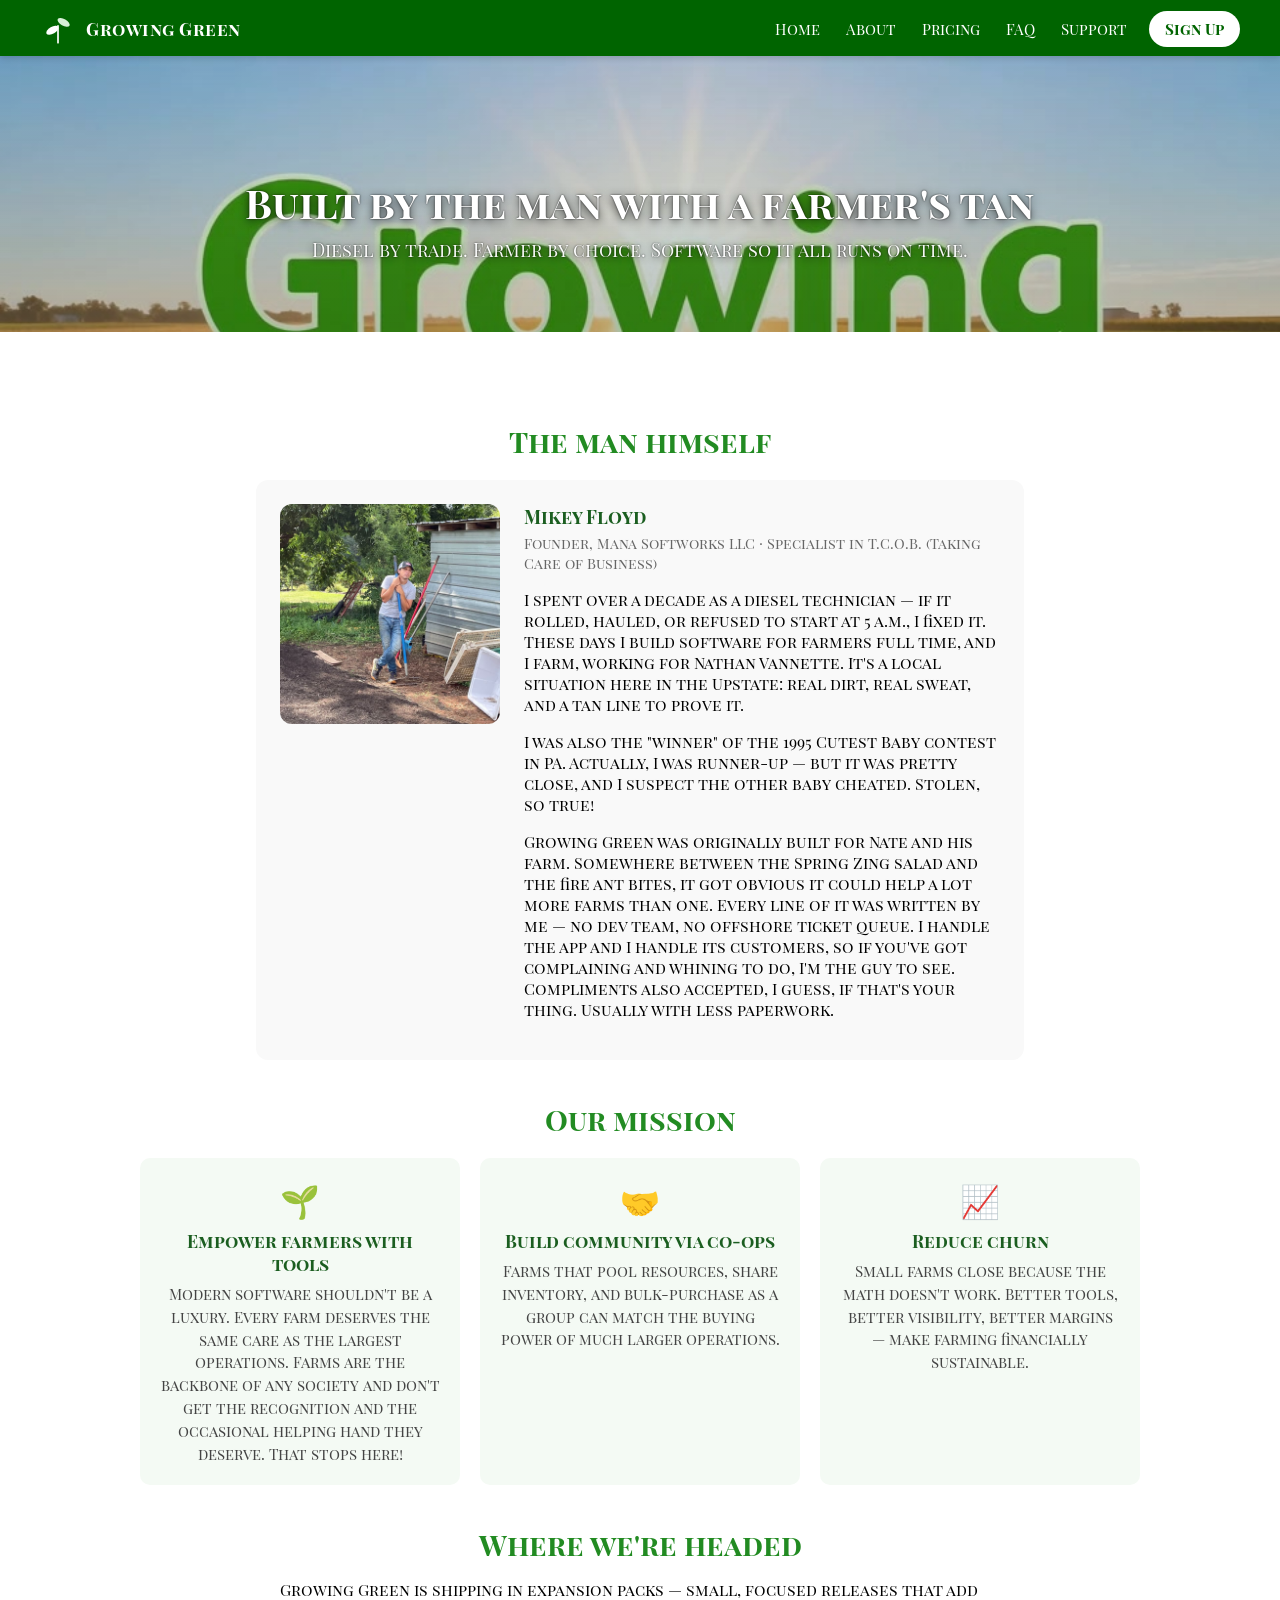
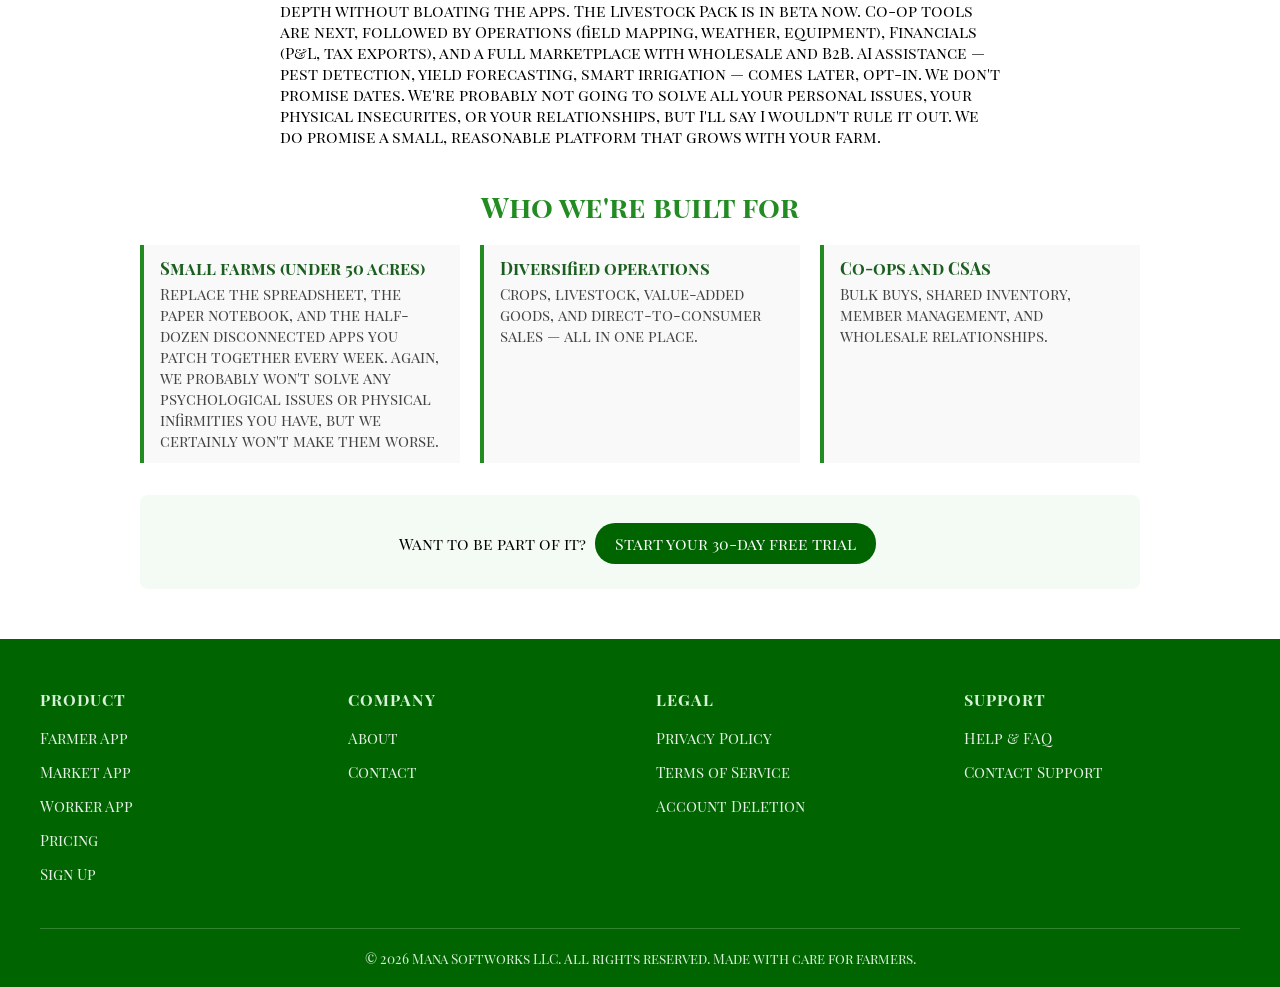
<file: about.html>
<!DOCTYPE html>
<html lang="en">
<head>
  <meta charset="UTF-8">
  <meta name="viewport" content="width=device-width, initial-scale=1.0">
  <title>About — Growing Green</title>
  <meta name="description" content="Growing Green is built by the man with a farmer's tan — a diesel-tech-turned-developer who farms in the Upstate and answers the support email himself.">
  <link rel="canonical" href="https://growinggreen.app/about.html">

  <link rel="icon" type="image/svg+xml" href="/assets/favicon.svg">
  <link rel="apple-touch-icon" href="/assets/favicon.svg">
  <link rel="manifest" href="/site.webmanifest">
  <meta name="theme-color" content="#228B22">

  <meta property="og:type" content="website">
  <meta property="og:url" content="https://growinggreen.app/about.html">
  <meta property="og:title" content="About — Growing Green">
  <meta property="og:description" content="Built by the man with a farmer's tan. Diesel tech for a decade, farmer in the Upstate, and the one guy who writes — and supports — every line of Growing Green.">
  <meta property="og:image" content="https://growinggreen.app/assets/og-image.jpg">
  <meta name="twitter:card" content="summary_large_image">
  <meta name="twitter:title" content="About — Growing Green">
  <meta name="twitter:description" content="Built by the man with a farmer's tan.">
  <meta name="twitter:image" content="https://growinggreen.app/assets/og-image.jpg">

  <link rel="preconnect" href="https://fonts.googleapis.com">
  <link rel="preconnect" href="https://fonts.gstatic.com" crossorigin>
  <link href="https://fonts.googleapis.com/css2?family=Playfair+Display+SC:wght@400;700&display=swap" rel="stylesheet">
  <link rel="stylesheet" href="style.css">

  <!-- TODO: paste Plausible snippet here once signup is complete -->
  <!-- <script defer data-domain="growinggreen.app" src="https://plausible.io/js/script.js"></script> -->

  <script type="application/ld+json">
  {
    "@context": "https://schema.org",
    "@type": "Person",
    "name": "Mikey Floyd",
    "jobTitle": "Founder",
    "worksFor": {
      "@type": "Organization",
      "name": "Mana Softworks LLC",
      "url": "https://growinggreen.app"
    },
    "image": "https://growinggreen.app/assets/founder-mikey.jpg",
    "description": "Diesel technician for over a decade, now building farm software full time and farming in Upstate South Carolina."
  }
  </script>
</head>
<body class="gg-cinema">
  <nav class="site-nav" aria-label="Main">
    <div class="site-nav-inner">
      <a class="site-nav-brand" href="/">
        <img class="site-logo" src="/assets/logo-dark.svg" alt="">
        <span>Growing Green</span>
      </a>
      <button class="site-nav-toggle" aria-label="Toggle menu" aria-expanded="false" aria-controls="primary-nav">☰</button>
      <ul class="site-nav-links" id="primary-nav">
        <li><a href="/">Home</a></li>
        <li><a href="/about.html">About</a></li>
        <li><a href="/index.html#pricing">Pricing</a></li>
        <li><a href="/faq.html">FAQ</a></li>
        <li><a href="/support.html">Support</a></li>
        <li><a class="nav-cta" href="/signup.html">Sign Up</a></li>
      </ul>
    </div>
  </nav>

  <section class="page-hero page-hero-cinema">
    <h1>Built by the man with a farmer's tan</h1>
    <p>Diesel by trade. Farmer by choice. Software so it all runs on time.</p>
  </section>

  <main class="about-section">
    <div class="about-container">

      <h2>The man himself</h2>
      <div class="founder-card founder-card-photo">
        <img class="founder-photo-img" src="/assets/founder-mikey.jpg" alt="Mikey Floyd leaning on a rake beside the tool shed, squinting into the middle distance like a man who has seen weeds and defeated them" width="220" height="220">
        <div class="founder-bio">
          <strong>Mikey Floyd</strong>
          <em>Founder, Mana Softworks LLC · Specialist in T.C.O.B. (Taking Care of Business)</em>
          <p>I spent over a decade as a diesel technician — if it rolled, hauled, or refused to start at 5 a.m., I fixed it. These days I build software for farmers full time, and I farm, working for Nathan Vannette. It's a local situation here in the Upstate: real dirt, real sweat, and a tan line to prove it.</p>
          <p>I was also the "winner" of the 1995 Cutest Baby contest in PA. Actually, I was runner-up — but it was pretty close, and I suspect the other baby cheated. Stolen, so true!</p>
          <p>Growing Green was originally built for Nate and his farm. Somewhere between the Spring Zing salad and the fire ant bites, it got obvious it could help a lot more farms than one. Every line of it was written by me — no dev team, no offshore ticket queue. I handle the app and I handle its customers, so if you've got complaining and whining to do, I'm the guy to see. Compliments also accepted, I guess, if that's your thing. Usually with less paperwork.</p>
        </div>
      </div>

      <h2>Our mission</h2>
      <div class="mission-grid">
        <div class="mission-card">
          <div class="mission-icon" aria-hidden="true">🌱</div>
          <h3>Empower farmers with tools</h3>
          <p>Modern software shouldn't be a luxury. Every farm deserves the same care as the largest operations. Farms are the backbone of any society and don't get the recognition and the occasional helping hand they deserve. That stops here!</p>
        </div>
        <div class="mission-card">
          <div class="mission-icon" aria-hidden="true">🤝</div>
          <h3>Build community via co-ops</h3>
          <p>Farms that pool resources, share inventory, and bulk-purchase as a group can match the buying power of much larger operations.</p>
        </div>
        <div class="mission-card">
          <div class="mission-icon" aria-hidden="true">📈</div>
          <h3>Reduce churn</h3>
          <p>Small farms close because the math doesn't work. Better tools, better visibility, better margins — make farming financially sustainable.</p>
        </div>
      </div>

      <h2>Where we're headed</h2>
      <p style="max-width:720px; margin:0 auto 20px;">
        Growing Green is shipping in expansion packs — small, focused releases that add depth without bloating the apps. The Livestock Pack is in beta now. Co-op tools are next, followed by Operations (field mapping, weather, equipment), Financials (P&amp;L, tax exports), and a full marketplace with wholesale and B2B. AI assistance — pest detection, yield forecasting, smart irrigation — comes later, opt-in. We don't promise dates. We're probably not going to solve all your personal issues, your physical insecurites, or your relationships, but I'll say I wouldn't rule it out. We do promise a small, reasonable platform that grows with your farm.
      </p>

      <h2>Who we're built for</h2>
      <div class="built-for-grid">
        <div class="built-for-card">
          <strong>Small farms (under 50 acres)</strong>
          <span>Replace the spreadsheet, the paper notebook, and the half-dozen disconnected apps you patch together every week. Again, we probably won't solve any psychological issues or physical infirmities you have, but we certainly won't make them worse.</span>
        </div>
        <div class="built-for-card">
          <strong>Diversified operations</strong>
          <span>Crops, livestock, value-added goods, and direct-to-consumer sales — all in one place.</span>
        </div>
        <div class="built-for-card">
          <strong>Co-ops and CSAs</strong>
          <span>Bulk buys, shared inventory, member management, and wholesale relationships.</span>
        </div>
      </div>

      <div class="cta-strip">
        Want to be part of it? <a class="download" href="/signup.html">Start your 30-day free trial</a>
      </div>
    </div>
  </main>

  <footer class="site-footer">
    <div class="site-footer-inner">
      <div class="site-footer-col">
        <h4>Product</h4>
        <ul>
          <li><a href="https://admin.growinggreen.app">Farmer App</a></li>
          <li><a href="https://shop.growinggreen.app">Market App</a></li>
          <li><a href="https://team.growinggreen.app">Worker App</a></li>
          <li><a href="/index.html#pricing">Pricing</a></li>
          <li><a href="/signup.html">Sign Up</a></li>
        </ul>
      </div>
      <div class="site-footer-col">
        <h4>Company</h4>
        <ul>
          <li><a href="/about.html">About</a></li>
          <li><a href="mailto:hello@growinggreen.app">Contact</a></li>
        </ul>
      </div>
      <div class="site-footer-col">
        <h4>Legal</h4>
        <ul>
          <li><a href="/privacy.html">Privacy Policy</a></li>
          <li><a href="/terms.html">Terms of Service</a></li>
          <li><a href="/account-deletion.html">Account Deletion</a></li>
        </ul>
      </div>
      <div class="site-footer-col">
        <h4>Support</h4>
        <ul>
          <li><a href="/faq.html">Help &amp; FAQ</a></li>
          <li><a href="/support.html">Contact Support</a></li>
        </ul>
      </div>
    </div>
    <div class="site-footer-bottom">
      © 2026 Mana Softworks LLC. All rights reserved. Made with care for farmers.
    </div>
  </footer>

  <script>
    (function() {
      var toggle = document.querySelector('.site-nav-toggle');
      var links = document.getElementById('primary-nav');
      if (!toggle || !links) return;
      toggle.addEventListener('click', function() {
        var open = links.classList.toggle('open');
        toggle.setAttribute('aria-expanded', open ? 'true' : 'false');
      });
    })();
  </script>
</body>
</html>
</file>
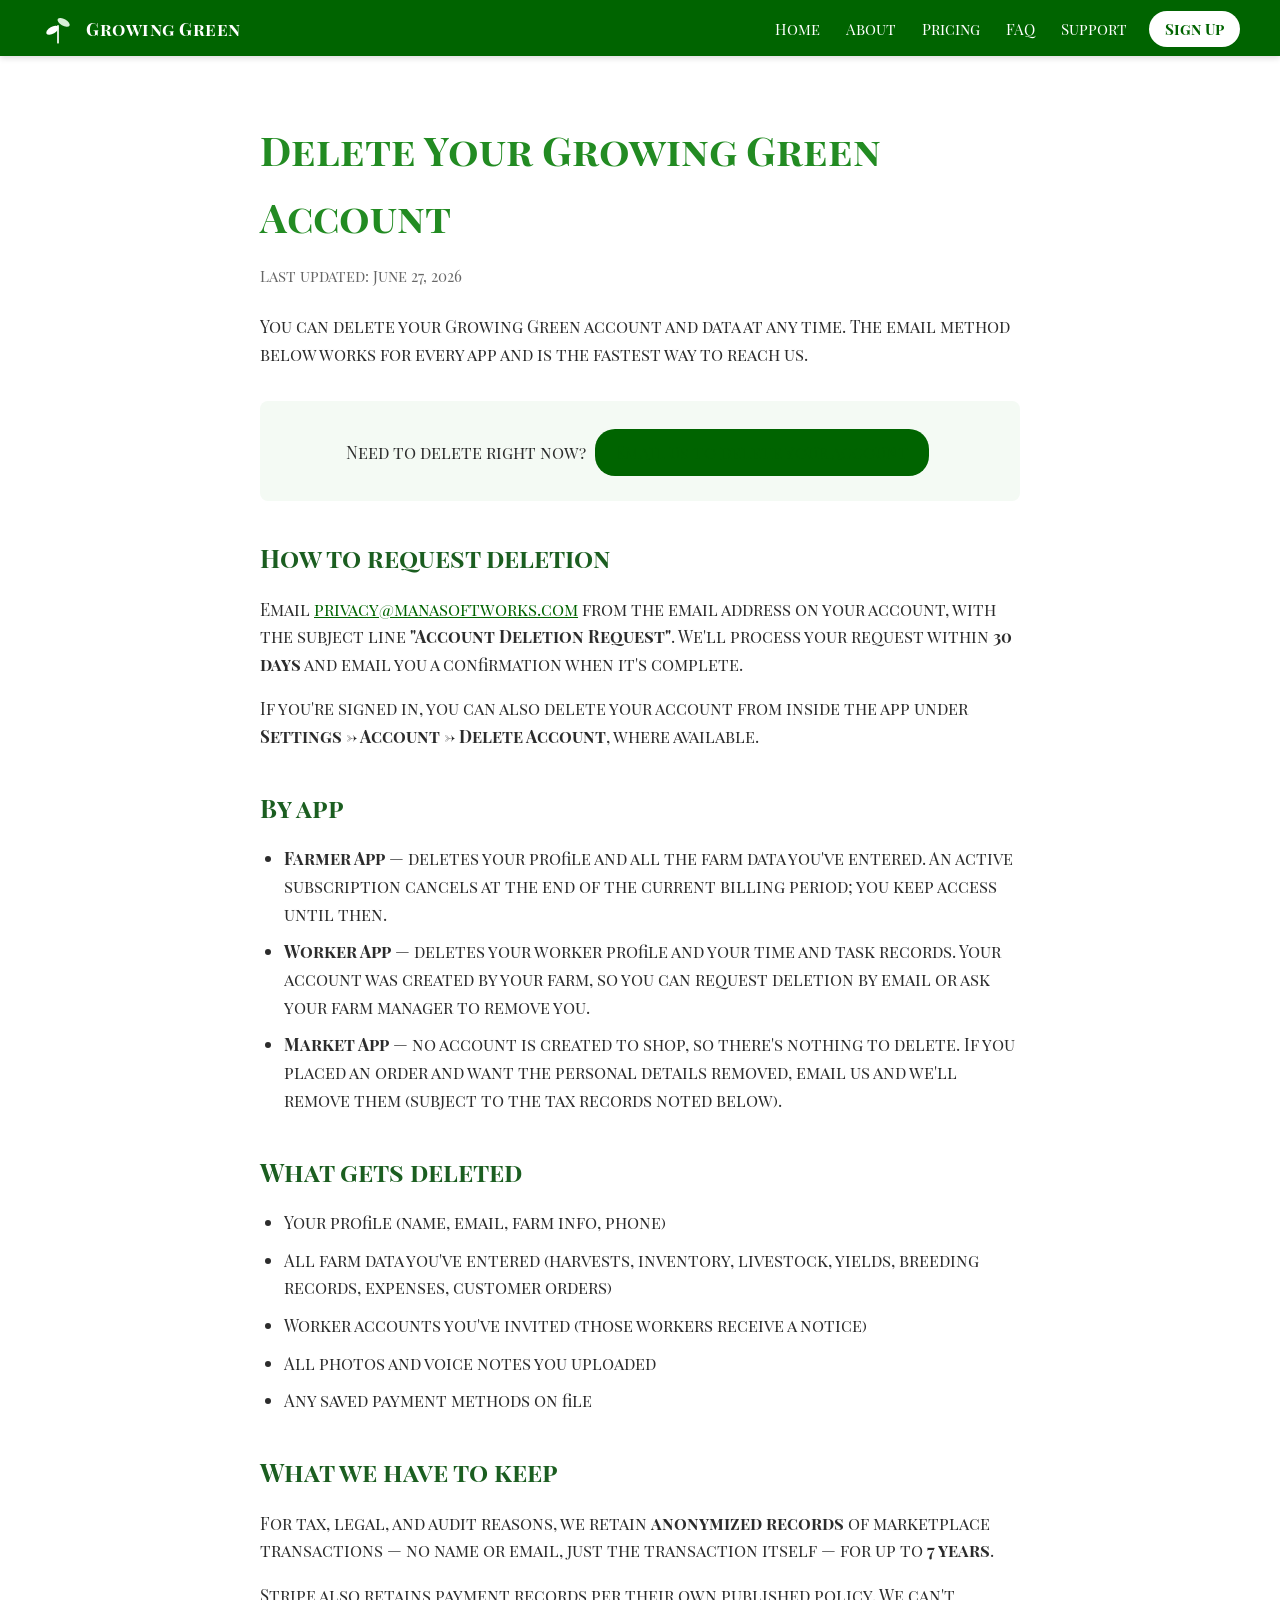
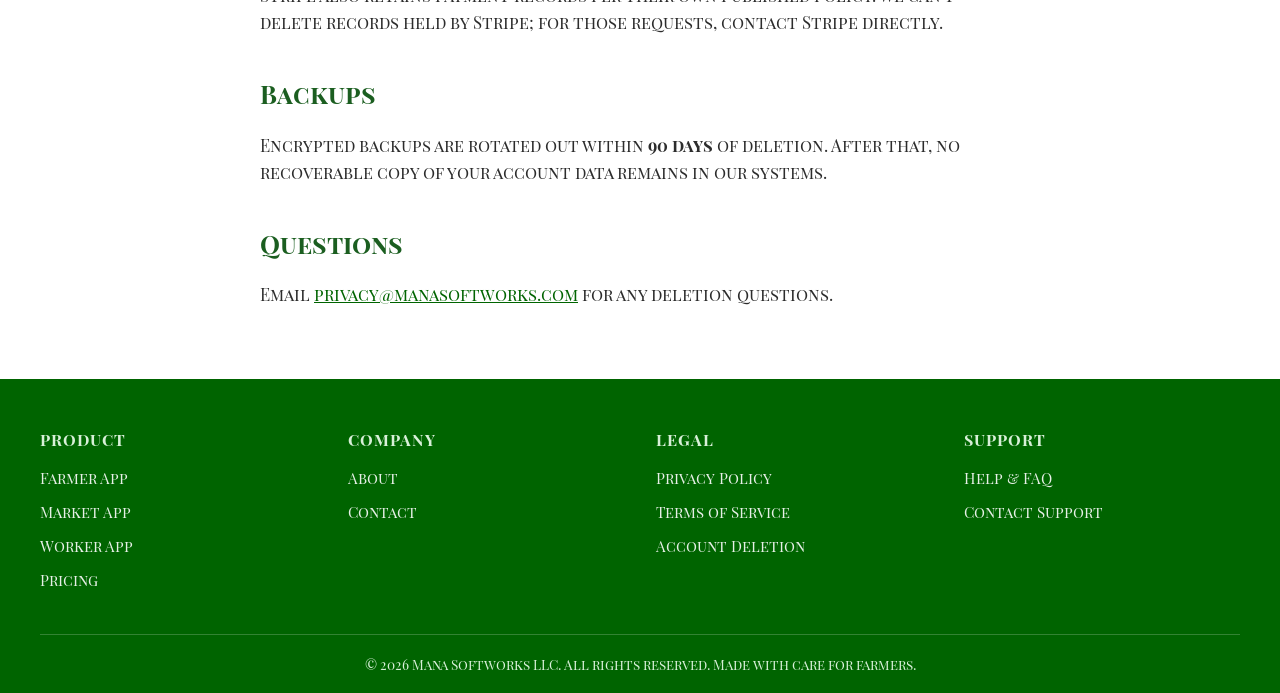
<file: account-deletion.html>
<!DOCTYPE html>
<html lang="en">
<head>
  <meta charset="UTF-8">
  <meta name="viewport" content="width=device-width, initial-scale=1.0">
  <title>Delete Your Account — Growing Green</title>
  <meta name="description" content="How to delete your Growing Green account, in-app or by email request. Mana Softworks LLC processes deletion requests within 30 days.">
  <link rel="canonical" href="https://growinggreen.app/account-deletion.html">

  <link rel="icon" type="image/svg+xml" href="/assets/favicon.svg">
  <link rel="apple-touch-icon" href="/assets/favicon.svg">
  <link rel="manifest" href="/site.webmanifest">
  <meta name="theme-color" content="#228B22">

  <meta property="og:type" content="website">
  <meta property="og:url" content="https://growinggreen.app/account-deletion.html">
  <meta property="og:title" content="Delete Your Account — Growing Green">
  <meta property="og:description" content="How to delete your Growing Green account, in-app or by email request.">
  <meta property="og:image" content="https://growinggreen.app/farm-sunset.jpg">
  <meta name="twitter:card" content="summary_large_image">
  <meta name="twitter:title" content="Delete Your Account — Growing Green">
  <meta name="twitter:description" content="How to delete your Growing Green account, in-app or by email request.">
  <meta name="twitter:image" content="https://growinggreen.app/farm-sunset.jpg">

  <link rel="preconnect" href="https://fonts.googleapis.com">
  <link rel="preconnect" href="https://fonts.gstatic.com" crossorigin>
  <link href="https://fonts.googleapis.com/css2?family=Playfair+Display+SC:wght@400;700&display=swap" rel="stylesheet">
  <link rel="stylesheet" href="style.css">

  <!-- TODO: paste Plausible snippet here once signup is complete -->
  <!-- <script defer data-domain="growinggreen.app" src="https://plausible.io/js/script.js"></script> -->
</head>
<body>
  <nav class="site-nav" aria-label="Main">
    <div class="site-nav-inner">
      <a class="site-nav-brand" href="/">
        <img class="site-logo" src="/assets/logo-dark.svg" alt="">
        <span>Growing Green</span>
      </a>
      <button class="site-nav-toggle" aria-label="Toggle menu" aria-expanded="false" aria-controls="primary-nav">☰</button>
      <ul class="site-nav-links" id="primary-nav">
        <li><a href="/">Home</a></li>
        <li><a href="/about.html">About</a></li>
        <li><a href="/index.html#pricing">Pricing</a></li>
        <li><a href="/faq.html">FAQ</a></li>
        <li><a href="/support.html">Support</a></li>
        <li><a class="nav-cta" href="/signup.html">Sign Up</a></li>
      </ul>
    </div>
  </nav>

  <main class="legal-doc">
    <div class="legal-doc-container">
      <h1>Delete Your Growing Green Account</h1>
      <p class="last-updated">Last updated: June 27, 2026</p>

      <p>You can delete your Growing Green account and data at any time. The email method below works for every app and is the fastest way to reach us.</p>

      <div class="cta-strip">
        Need to delete right now? <a class="download" href="mailto:privacy@manasoftworks.com?subject=Account%20Deletion%20Request">Email us to delete your account</a>
      </div>

      <h2>How to request deletion</h2>
      <p>Email <a href="mailto:privacy@manasoftworks.com?subject=Account%20Deletion%20Request">privacy@manasoftworks.com</a> from the email address on your account, with the subject line <strong>"Account Deletion Request"</strong>. We'll process your request within <strong>30 days</strong> and email you a confirmation when it's complete.</p>
      <p>If you're signed in, you can also delete your account from inside the app under <strong>Settings → Account → Delete Account</strong>, where available.</p>

      <h2>By app</h2>
      <ul>
        <li><strong>Farmer App</strong> — deletes your profile and all the farm data you've entered. An active subscription cancels at the end of the current billing period; you keep access until then.</li>
        <li><strong>Worker App</strong> — deletes your worker profile and your time and task records. Your account was created by your farm, so you can request deletion by email or ask your farm manager to remove you.</li>
        <li><strong>Market App</strong> — no account is created to shop, so there's nothing to delete. If you placed an order and want the personal details removed, email us and we'll remove them (subject to the tax records noted below).</li>
      </ul>

      <h2>What gets deleted</h2>
      <ul>
        <li>Your profile (name, email, farm info, phone)</li>
        <li>All farm data you've entered (harvests, inventory, livestock, yields, breeding records, expenses, customer orders)</li>
        <li>Worker accounts you've invited (those workers receive a notice)</li>
        <li>All photos and voice notes you uploaded</li>
        <li>Any saved payment methods on file</li>
      </ul>

      <h2>What we have to keep</h2>
      <p>For tax, legal, and audit reasons, we retain <strong>anonymized records</strong> of marketplace transactions — no name or email, just the transaction itself — for up to <strong>7 years</strong>.</p>
      <p>Stripe also retains payment records per their own published policy. We can't delete records held by Stripe; for those requests, contact Stripe directly.</p>

      <h2>Backups</h2>
      <p>Encrypted backups are rotated out within <strong>90 days</strong> of deletion. After that, no recoverable copy of your account data remains in our systems.</p>

      <h2>Questions</h2>
      <p>Email <a href="mailto:privacy@manasoftworks.com">privacy@manasoftworks.com</a> for any deletion questions.</p>
    </div>
  </main>

  <footer class="site-footer">
    <div class="site-footer-inner">
      <div class="site-footer-col">
        <h4>Product</h4>
        <ul>
          <li><a href="https://admin.growinggreen.app">Farmer App</a></li>
          <li><a href="https://shop.growinggreen.app">Market App</a></li>
          <li><a href="https://team.growinggreen.app">Worker App</a></li>
          <li><a href="/index.html#pricing">Pricing</a></li>
        </ul>
      </div>
      <div class="site-footer-col">
        <h4>Company</h4>
        <ul>
          <li><a href="/about.html">About</a></li>
          <li><a href="mailto:hello@growinggreen.app">Contact</a></li>
        </ul>
      </div>
      <div class="site-footer-col">
        <h4>Legal</h4>
        <ul>
          <li><a href="/privacy.html">Privacy Policy</a></li>
          <li><a href="/terms.html">Terms of Service</a></li>
          <li><a href="/account-deletion.html">Account Deletion</a></li>
        </ul>
      </div>
      <div class="site-footer-col">
        <h4>Support</h4>
        <ul>
          <li><a href="/faq.html">Help &amp; FAQ</a></li>
          <li><a href="/support.html">Contact Support</a></li>
        </ul>
      </div>
    </div>
    <div class="site-footer-bottom">
      © 2026 Mana Softworks LLC. All rights reserved. Made with care for farmers.
    </div>
  </footer>

  <script>
    (function() {
      var toggle = document.querySelector('.site-nav-toggle');
      var links = document.getElementById('primary-nav');
      if (!toggle || !links) return;
      toggle.addEventListener('click', function() {
        var open = links.classList.toggle('open');
        toggle.setAttribute('aria-expanded', open ? 'true' : 'false');
      });
    })();
  </script>
</body>
</html>
</file>
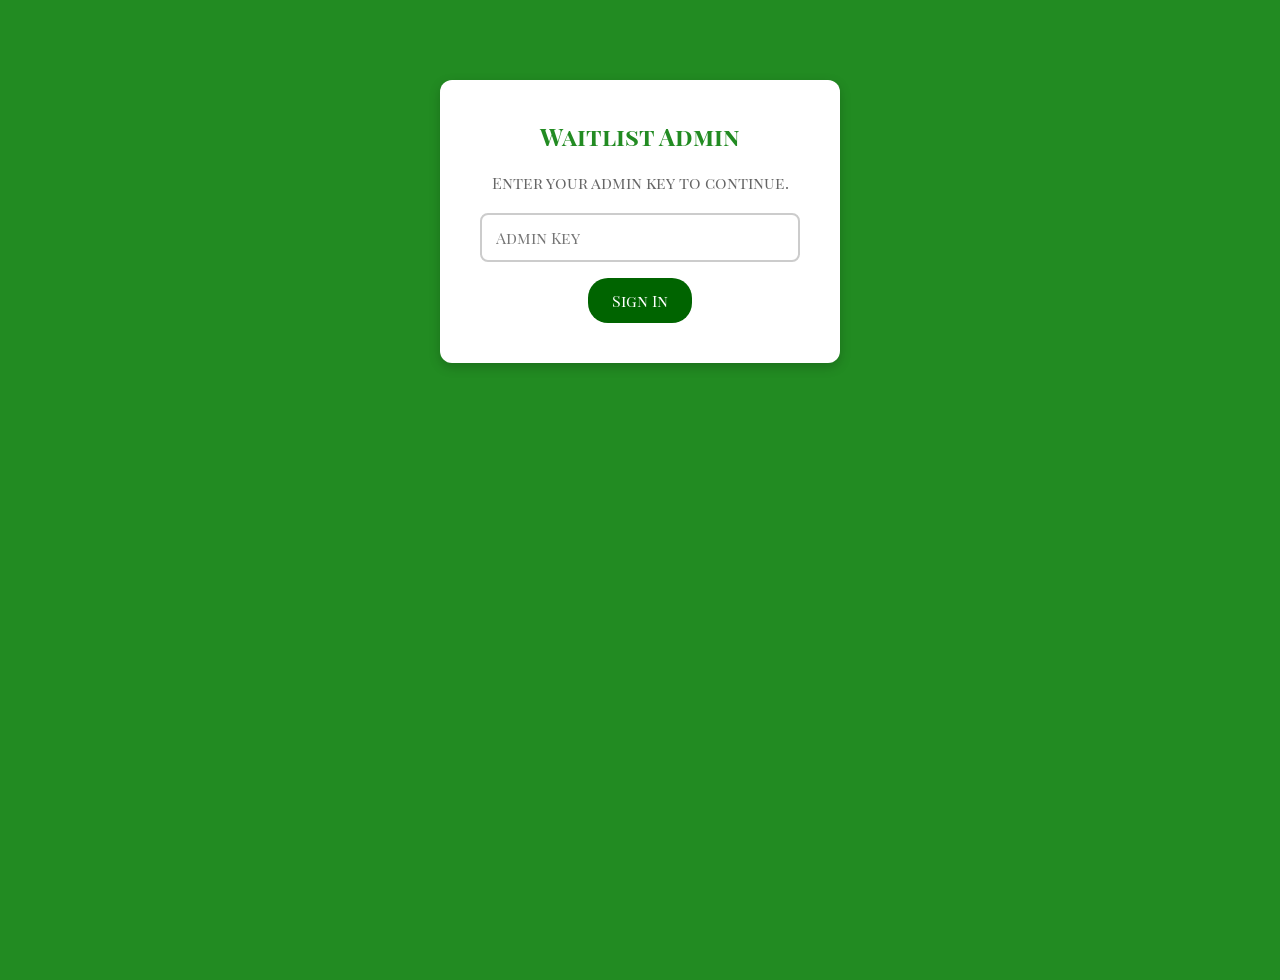
<file: admin.html>
<!DOCTYPE html>
<html lang="en">
<head>
  <meta charset="UTF-8">
  <meta name="viewport" content="width=device-width, initial-scale=1.0">
  <title>Growing Green — Waitlist Admin</title>
  <meta name="robots" content="noindex, nofollow">
  <link rel="icon" type="image/svg+xml" href="/assets/favicon.svg">
  <link rel="preconnect" href="https://fonts.googleapis.com">
  <link rel="preconnect" href="https://fonts.gstatic.com" crossorigin>
  <link href="https://fonts.googleapis.com/css2?family=Playfair+Display+SC:wght@400;700&display=swap" rel="stylesheet">
  <style>
    * { box-sizing: border-box; margin: 0; padding: 0; }

    body {
      font-family: 'Playfair Display SC', serif;
      background-color: #228B22;
      color: white;
      min-height: 100vh;
    }

    .admin-header {
      background-color: #006400;
      padding: 20px 32px;
      display: flex;
      justify-content: space-between;
      align-items: center;
      flex-wrap: wrap;
      row-gap: 4px;
    }

    .admin-header h1 { font-size: 1.6em; }
    .admin-header span { font-size: 0.95em; color: #a5d6a7; }

    .admin-body {
      max-width: 1200px;
      margin: 24px auto;
      padding: 0 20px;
    }

    /* Login screen */
    .login-box {
      background: white;
      color: black;
      max-width: 400px;
      margin: 80px auto;
      padding: 40px;
      border-radius: 12px;
      text-align: center;
      box-shadow: 0 4px 12px rgba(0,0,0,0.2);
    }

    .login-box h2 { color: #228B22; margin-bottom: 20px; }

    .login-box input {
      width: 100%;
      padding: 12px 14px;
      border: 2px solid #ccc;
      border-radius: 8px;
      font-size: 1em;
      font-family: inherit;
      margin-bottom: 16px;
    }

    .login-box input:focus { outline: none; border-color: #228B22; }

    .login-box button, .action-btn {
      background-color: #006400;
      color: white;
      border: none;
      padding: 12px 24px;
      font-size: 1em;
      font-family: inherit;
      border-radius: 20px;
      cursor: pointer;
      transition: background-color 0.2s;
    }

    .login-box button:hover, .action-btn:hover { background-color: #228B22; }

    .login-error {
      color: #c62828;
      margin-top: 12px;
      display: none;
    }

    /* Dashboard */
    .dashboard { display: none; }

    .stats-bar {
      display: flex;
      gap: 16px;
      margin-bottom: 24px;
      flex-wrap: wrap;
    }

    .stat-card {
      background: white;
      color: black;
      padding: 20px 28px;
      border-radius: 10px;
      box-shadow: 0 2px 8px rgba(0,0,0,0.15);
      text-align: center;
      min-width: 140px;
    }

    .stat-card .number {
      font-size: 2em;
      color: #006400;
      font-weight: bold;
    }

    .stat-card .label {
      font-size: 0.85em;
      color: #666;
      margin-top: 4px;
    }

    .toolbar {
      display: flex;
      justify-content: space-between;
      align-items: center;
      margin-bottom: 16px;
      flex-wrap: wrap;
      gap: 12px;
    }

    .toolbar h2 { font-size: 1.4em; }

    .table-wrapper {
      background: white;
      border-radius: 10px;
      overflow-x: auto;
      box-shadow: 0 2px 8px rgba(0,0,0,0.15);
    }

    table {
      width: 100%;
      border-collapse: collapse;
      color: black;
      font-size: 0.9em;
    }

    th {
      background-color: #e8f5e9;
      color: #1b5e20;
      padding: 14px 16px;
      text-align: left;
      white-space: nowrap;
    }

    td {
      padding: 12px 16px;
      border-top: 1px solid #eee;
    }

    tr:hover td { background-color: #f9f9f9; }

    .status-select {
      padding: 6px 10px;
      border: 1px solid #ccc;
      border-radius: 6px;
      font-family: inherit;
      font-size: 0.9em;
      cursor: pointer;
    }

    .status-pending { color: #e65100; }
    .status-confirmed { color: #1565c0; }
    .status-invited { color: #6a1b9a; }
    .status-converted { color: #2e7d32; }

    .empty-state {
      text-align: center;
      padding: 60px 20px;
      color: #999;
    }

    .empty-state p { font-size: 1.2em; }

    /* Invite Section */
    .invite-section {
      margin-top: 32px;
      background: white;
      border-radius: 10px;
      padding: 28px 32px;
      color: black;
      box-shadow: 0 2px 8px rgba(0,0,0,0.15);
    }

    .invite-section h2 {
      color: #228B22;
      margin: 0 0 6px;
      font-size: 1.4em;
    }

    .invite-section p.subtitle {
      color: #666;
      margin: 0 0 20px;
      font-size: 0.9em;
    }

    .invite-tabs {
      display: flex;
      gap: 0;
      margin-bottom: 20px;
      border-bottom: 2px solid #e0e0e0;
    }

    .invite-tab {
      padding: 10px 24px;
      cursor: pointer;
      border: none;
      background: none;
      font-family: inherit;
      font-size: 0.95em;
      color: #666;
      border-bottom: 2px solid transparent;
      margin-bottom: -2px;
      transition: color 0.2s, border-color 0.2s;
    }

    .invite-tab.active {
      color: #228B22;
      border-bottom-color: #228B22;
      font-weight: bold;
    }

    .invite-panel { display: none; }
    .invite-panel.active { display: block; }

    .invite-row {
      display: flex;
      gap: 12px;
      align-items: flex-end;
    }

    .invite-field {
      flex: 1;
      display: flex;
      flex-direction: column;
    }

    .invite-field label {
      font-size: 0.85em;
      color: #333;
      margin-bottom: 4px;
      font-weight: bold;
    }

    .invite-field input, .invite-field textarea {
      padding: 10px 12px;
      border: 2px solid #ccc;
      border-radius: 8px;
      font-size: 0.95em;
      font-family: inherit;
    }

    .invite-field input:focus, .invite-field textarea:focus {
      outline: none;
      border-color: #228B22;
    }

    .invite-field textarea {
      min-height: 120px;
      resize: vertical;
    }

    .invite-send-btn {
      background-color: #006400;
      color: white;
      border: none;
      padding: 10px 28px;
      font-size: 0.95em;
      font-family: inherit;
      border-radius: 20px;
      cursor: pointer;
      white-space: nowrap;
      height: fit-content;
      transition: background-color 0.2s;
    }

    .invite-send-btn:hover { background-color: #228B22; }
    .invite-send-btn:disabled { background-color: #999; cursor: not-allowed; }

    .invite-result {
      margin-top: 14px;
      padding: 12px 16px;
      border-radius: 8px;
      font-size: 0.95em;
      display: none;
    }

    .invite-result.success { background: #e8f5e9; color: #1b5e20; border: 1px solid #a5d6a7; }
    .invite-result.error { background: #fbe9e7; color: #c62828; border: 1px solid #ef9a9a; }

    @media (max-width: 768px) {
      .stats-bar { flex-direction: column; }
      .stat-card { width: 100%; }
      table { font-size: 0.8em; }
      th, td { padding: 10px 12px; }
      .invite-row { flex-direction: column; }
      .invite-send-btn { width: 100%; margin-top: 8px; }
      .invite-section { padding: 20px 16px; }
      .login-box { margin: 48px 16px; padding: 32px 24px; }
    }
  </style>
</head>
<body>

  <!-- Login Screen -->
  <div id="login-screen">
    <div class="login-box">
      <h2>Waitlist Admin</h2>
      <p style="margin-bottom:20px;color:#666">Enter your admin key to continue.</p>
      <input type="password" id="admin-key" placeholder="Admin Key" autocomplete="off">
      <button id="login-btn" onclick="doLogin()">Sign In</button>
      <p class="login-error" id="login-error">Invalid admin key. Try again.</p>
    </div>
  </div>

  <!-- Dashboard -->
  <div id="dashboard" class="dashboard">
    <div class="admin-header">
      <h1>Growing Green — Waitlist</h1>
      <span id="last-updated"></span>
    </div>

    <div class="admin-body">
      <div class="stats-bar">
        <div class="stat-card">
          <div class="number" id="total-count">0</div>
          <div class="label">Total Signups</div>
        </div>
        <div class="stat-card">
          <div class="number" id="pending-count">0</div>
          <div class="label">Pending</div>
        </div>
        <div class="stat-card">
          <div class="number" id="invited-count">0</div>
          <div class="label">Invited</div>
        </div>
        <div class="stat-card">
          <div class="number" id="converted-count">0</div>
          <div class="label">Converted</div>
        </div>
      </div>

      <div class="toolbar">
        <h2>All Signups</h2>
        <div>
          <button class="action-btn" onclick="exportCSV()" style="margin-right:8px">Export CSV</button>
          <button class="action-btn" onclick="loadSignups()">Refresh</button>
        </div>
      </div>

      <div class="table-wrapper">
        <table>
          <thead>
            <tr>
              <th>Name</th>
              <th>Email</th>
              <th>Farm</th>
              <th>Location</th>
              <th>Status</th>
              <th>Signed Up</th>
            </tr>
          </thead>
          <tbody id="signups-body">
          </tbody>
        </table>
        <div id="empty-state" class="empty-state" style="display:none">
          <p>No signups yet. Share the waitlist!</p>
        </div>
      </div>

      <!-- Send Invite Section -->
      <div class="invite-section">
        <h2>Send Invite Emails</h2>
        <p class="subtitle">Send the branded waitlist invite email to potential farmers. The email includes app features, 30-day trial hook, and a link to sign up.</p>

        <div class="invite-tabs">
          <button class="invite-tab active" onclick="switchTab('single')">Single Send</button>
          <button class="invite-tab" onclick="switchTab('bulk')">Bulk Send</button>
        </div>

        <!-- Single Send -->
        <div id="tab-single" class="invite-panel active">
          <div class="invite-row">
            <div class="invite-field">
              <label for="invite-name">Name</label>
              <input type="text" id="invite-name" placeholder="e.g. John Smith">
            </div>
            <div class="invite-field">
              <label for="invite-email">Email *</label>
              <input type="email" id="invite-email" placeholder="farmer@example.com">
            </div>
            <button class="invite-send-btn" id="single-send-btn" onclick="sendSingle()">Send</button>
          </div>
          <div id="single-result" class="invite-result"></div>
        </div>

        <!-- Bulk Send -->
        <div id="tab-bulk" class="invite-panel">
          <div class="invite-field">
            <label for="invite-bulk">One per line: email, name (name is optional)</label>
            <textarea id="invite-bulk" placeholder="john@example.com, John Smith&#10;jane@farm.co&#10;bob@greenacres.com, Bob"></textarea>
          </div>
          <div style="margin-top:12px">
            <button class="invite-send-btn" id="bulk-send-btn" onclick="sendBulk()">Send All</button>
          </div>
          <div id="bulk-result" class="invite-result"></div>
        </div>
      </div>

    </div>
  </div>

  <script>
    var SUPABASE_URL = 'https://zorrzpdfequbymjgocga.supabase.co';
    var ADMIN_ENDPOINT = SUPABASE_URL + '/functions/v1/waitlist-admin';
    var adminKey = '';

    function doLogin() {
      adminKey = document.getElementById('admin-key').value.trim();
      if (!adminKey) return;

      document.getElementById('login-btn').textContent = 'Checking...';
      document.getElementById('login-error').style.display = 'none';

      fetch(ADMIN_ENDPOINT, {
        headers: { 'X-Admin-Key': adminKey },
      })
      .then(function(res) {
        if (res.status === 401) throw new Error('Unauthorized');
        return res.json();
      })
      .then(function(data) {
        document.getElementById('login-screen').style.display = 'none';
        document.getElementById('dashboard').style.display = 'block';
        renderSignups(data);
      })
      .catch(function() {
        document.getElementById('login-error').style.display = 'block';
        document.getElementById('login-btn').textContent = 'Sign In';
      });
    }

    // Allow Enter key to submit
    document.getElementById('admin-key').addEventListener('keypress', function(e) {
      if (e.key === 'Enter') doLogin();
    });

    function loadSignups() {
      fetch(ADMIN_ENDPOINT, {
        headers: { 'X-Admin-Key': adminKey },
      })
      .then(function(res) { return res.json(); })
      .then(function(data) { renderSignups(data); });
    }

    function renderSignups(data) {
      var signups = data.signups || [];
      var tbody = document.getElementById('signups-body');
      var empty = document.getElementById('empty-state');

      // Stats
      document.getElementById('total-count').textContent = signups.length;
      document.getElementById('pending-count').textContent = signups.filter(function(s) { return s.status === 'pending'; }).length;
      document.getElementById('invited-count').textContent = signups.filter(function(s) { return s.status === 'invited'; }).length;
      document.getElementById('converted-count').textContent = signups.filter(function(s) { return s.status === 'converted'; }).length;
      document.getElementById('last-updated').textContent = 'Updated: ' + new Date().toLocaleTimeString();

      if (signups.length === 0) {
        tbody.innerHTML = '';
        empty.style.display = 'block';
        return;
      }

      empty.style.display = 'none';
      tbody.innerHTML = signups.map(function(s) {
        var date = new Date(s.created_at).toLocaleDateString('en-US', {
          month: 'short', day: 'numeric', year: 'numeric'
        });
        return '<tr>' +
          '<td>' + escapeHtml(s.full_name) + '</td>' +
          '<td><a href="mailto:' + escapeHtml(s.email) + '">' + escapeHtml(s.email) + '</a></td>' +
          '<td>' + escapeHtml(s.farm_name || '—') + '</td>' +
          '<td>' + escapeHtml(s.location || '—') + '</td>' +
          '<td>' +
            '<select class="status-select status-' + s.status + '" onchange="updateStatus(\'' + s.id + '\', this.value)">' +
              '<option value="pending"' + (s.status === 'pending' ? ' selected' : '') + '>Pending</option>' +
              '<option value="confirmed"' + (s.status === 'confirmed' ? ' selected' : '') + '>Confirmed</option>' +
              '<option value="invited"' + (s.status === 'invited' ? ' selected' : '') + '>Invited</option>' +
              '<option value="converted"' + (s.status === 'converted' ? ' selected' : '') + '>Converted</option>' +
            '</select>' +
          '</td>' +
          '<td>' + date + '</td>' +
        '</tr>';
      }).join('');
    }

    function updateStatus(id, status) {
      fetch(ADMIN_ENDPOINT, {
        method: 'PATCH',
        headers: {
          'Content-Type': 'application/json',
          'X-Admin-Key': adminKey,
        },
        body: JSON.stringify({ id: id, status: status }),
      })
      .then(function(res) { return res.json(); })
      .then(function(data) {
        if (data.success) loadSignups();
      });
    }

    function exportCSV() {
      fetch(ADMIN_ENDPOINT + '?format=csv', {
        headers: { 'X-Admin-Key': adminKey },
      })
      .then(function(res) { return res.blob(); })
      .then(function(blob) {
        var url = URL.createObjectURL(blob);
        var a = document.createElement('a');
        a.href = url;
        a.download = 'waitlist_signups.csv';
        a.click();
        URL.revokeObjectURL(url);
      });
    }

    function escapeHtml(str) {
      var div = document.createElement('div');
      div.textContent = str;
      return div.innerHTML;
    }

    // --- Invite email functions ---
    var INVITE_ENDPOINT = SUPABASE_URL + '/functions/v1/send-waitlist-invite';

    function switchTab(tab) {
      document.querySelectorAll('.invite-tab').forEach(function(t) { t.classList.remove('active'); });
      document.querySelectorAll('.invite-panel').forEach(function(p) { p.classList.remove('active'); });
      document.getElementById('tab-' + tab).classList.add('active');
      // Activate the correct tab button
      var tabs = document.querySelectorAll('.invite-tab');
      tabs.forEach(function(t) {
        if (t.textContent.toLowerCase().indexOf(tab) !== -1) t.classList.add('active');
      });
    }

    function showResult(id, success, message) {
      var el = document.getElementById(id);
      el.style.display = 'block';
      el.className = 'invite-result ' + (success ? 'success' : 'error');
      el.textContent = message;
    }

    function sendSingle() {
      var email = document.getElementById('invite-email').value.trim();
      var name = document.getElementById('invite-name').value.trim();
      var btn = document.getElementById('single-send-btn');
      var resultId = 'single-result';

      if (!email) { showResult(resultId, false, 'Email is required.'); return; }

      btn.disabled = true;
      btn.textContent = 'Sending...';
      document.getElementById(resultId).style.display = 'none';

      var payload = { to: email };
      if (name) payload.name = name;

      fetch(INVITE_ENDPOINT, {
        method: 'POST',
        headers: { 'Content-Type': 'application/json', 'X-Admin-Key': adminKey },
        body: JSON.stringify(payload),
      })
      .then(function(res) { return res.json(); })
      .then(function(data) {
        if (data.sent > 0) {
          showResult(resultId, true, 'Invite sent to ' + email + '!');
          document.getElementById('invite-email').value = '';
          document.getElementById('invite-name').value = '';
        } else {
          showResult(resultId, false, 'Failed to send: ' + (data.results[0].error || 'Unknown error'));
        }
      })
      .catch(function() {
        showResult(resultId, false, 'Network error. Check your connection.');
      })
      .finally(function() {
        btn.disabled = false;
        btn.textContent = 'Send';
      });
    }

    function sendBulk() {
      var text = document.getElementById('invite-bulk').value.trim();
      var btn = document.getElementById('bulk-send-btn');
      var resultId = 'bulk-result';

      if (!text) { showResult(resultId, false, 'Paste at least one email.'); return; }

      var lines = text.split('\n').filter(function(l) { return l.trim(); });
      var recipients = lines.map(function(line) {
        var parts = line.split(',');
        var email = parts[0].trim();
        var name = parts.length > 1 ? parts.slice(1).join(',').trim() : undefined;
        return name ? { email: email, name: name } : { email: email };
      });

      if (recipients.length === 0) { showResult(resultId, false, 'No valid entries found.'); return; }

      btn.disabled = true;
      btn.textContent = 'Sending ' + recipients.length + '...';
      document.getElementById(resultId).style.display = 'none';

      fetch(INVITE_ENDPOINT, {
        method: 'POST',
        headers: { 'Content-Type': 'application/json', 'X-Admin-Key': adminKey },
        body: JSON.stringify({ to: recipients }),
      })
      .then(function(res) { return res.json(); })
      .then(function(data) {
        var msg = data.sent + ' sent';
        if (data.failed > 0) msg += ', ' + data.failed + ' failed';
        showResult(resultId, data.failed === 0, msg);
        if (data.failed === 0) document.getElementById('invite-bulk').value = '';
      })
      .catch(function() {
        showResult(resultId, false, 'Network error. Check your connection.');
      })
      .finally(function() {
        btn.disabled = false;
        btn.textContent = 'Send All';
      });
    }
  </script>

</body>
</html>
</file>
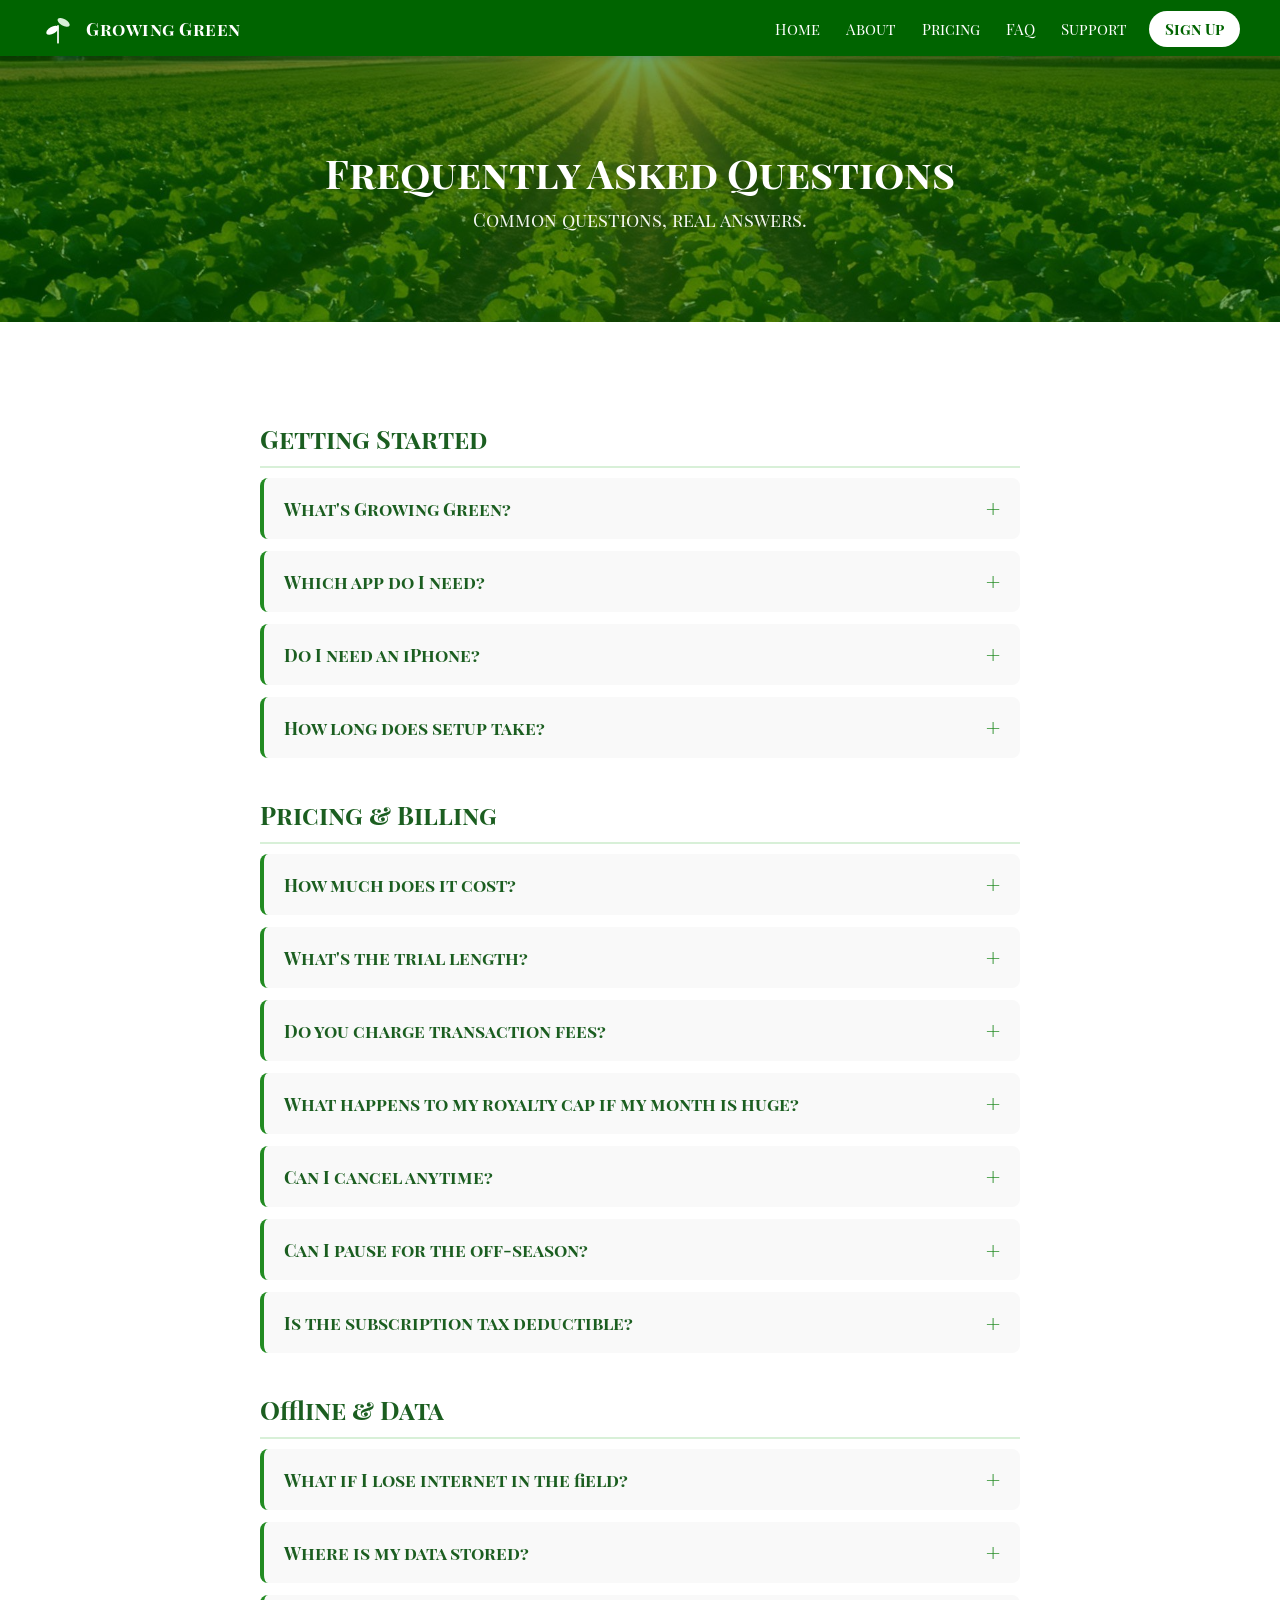
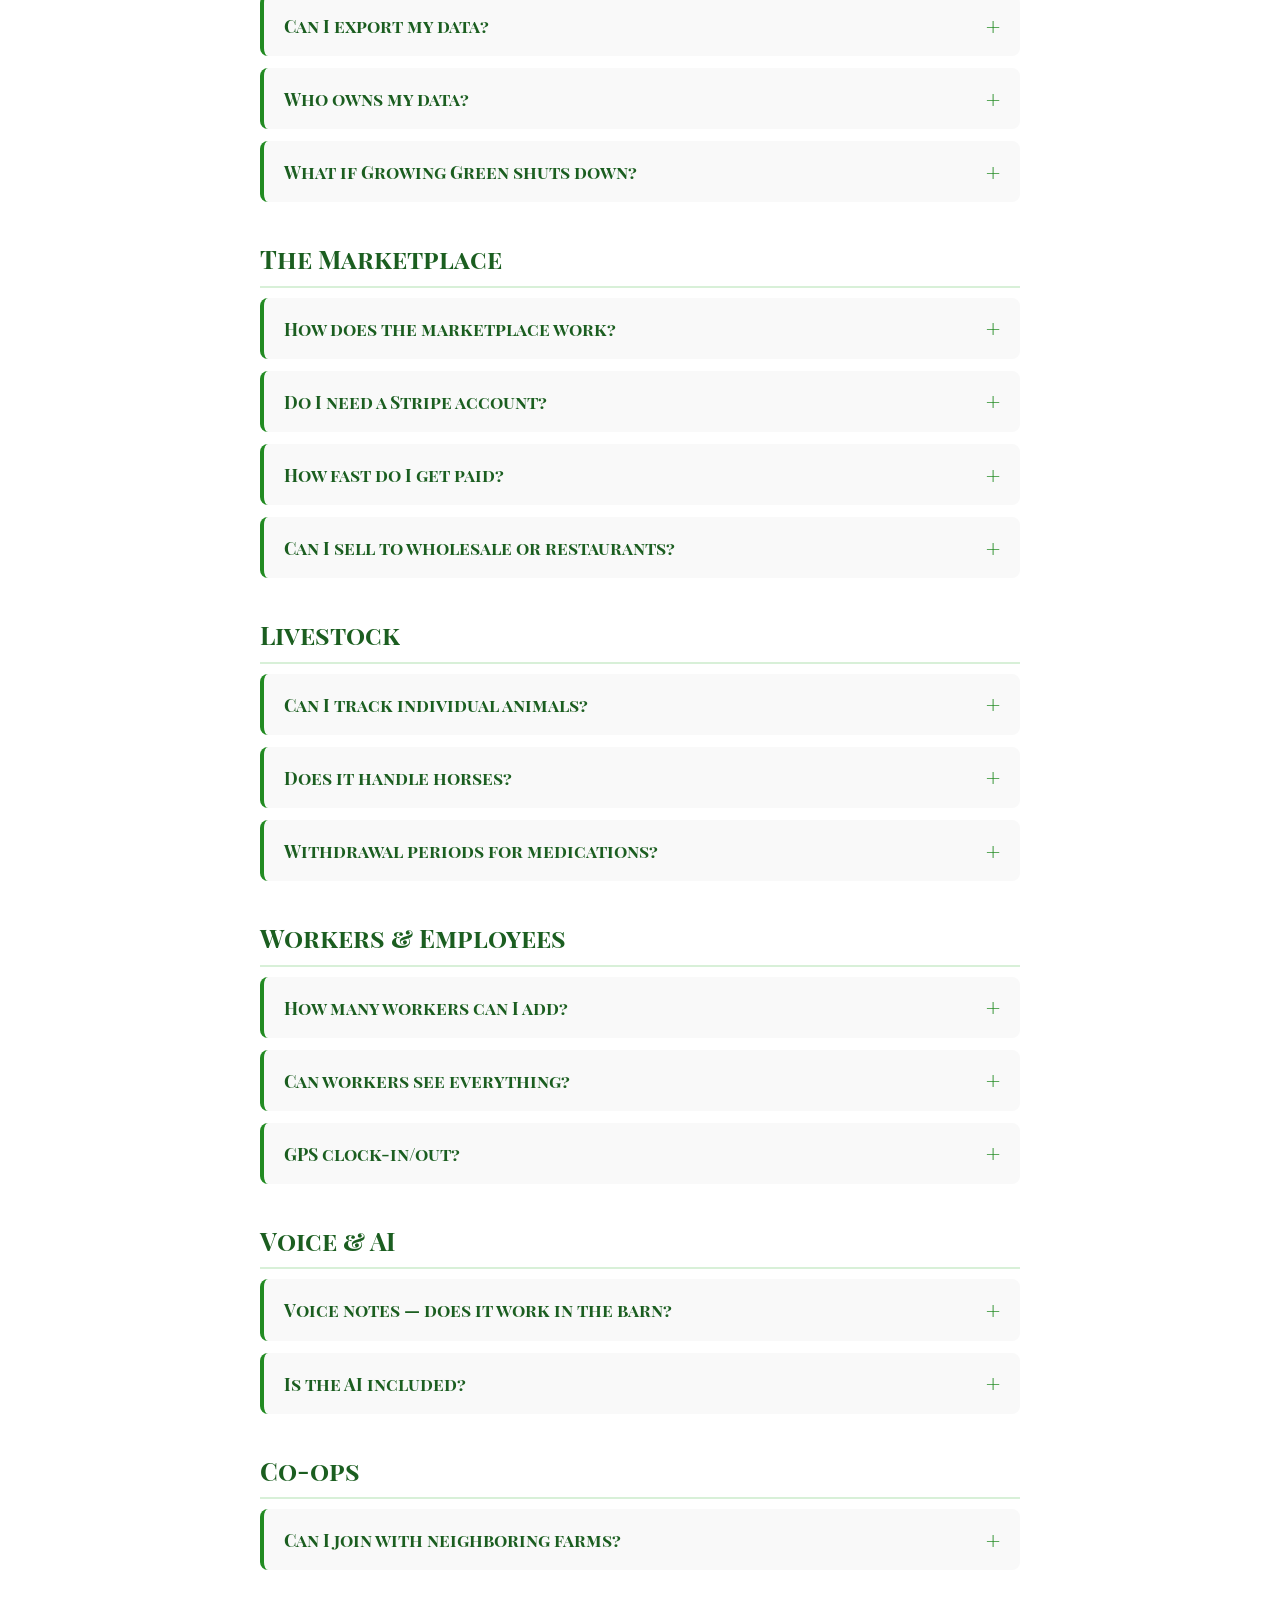
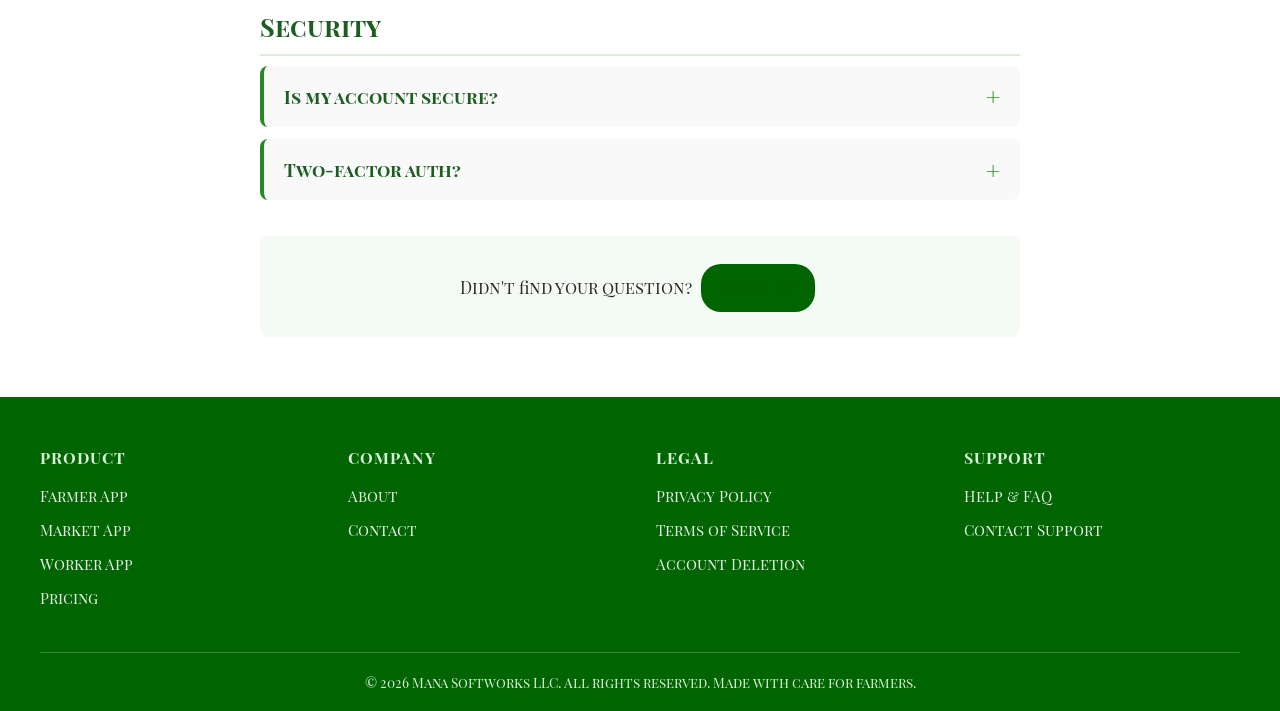
<file: faq.html>
<!DOCTYPE html>
<html lang="en">
<head>
  <meta charset="UTF-8">
  <meta name="viewport" content="width=device-width, initial-scale=1.0">
  <title>FAQ — Growing Green</title>
  <meta name="description" content="Common questions, real answers. Pricing, offline support, marketplace, livestock, workers, and security for the Growing Green farm apps.">
  <link rel="canonical" href="https://growinggreen.app/faq.html">

  <link rel="icon" type="image/svg+xml" href="/assets/favicon.svg">
  <link rel="apple-touch-icon" href="/assets/favicon.svg">
  <link rel="manifest" href="/site.webmanifest">
  <meta name="theme-color" content="#228B22">

  <meta property="og:type" content="website">
  <meta property="og:url" content="https://growinggreen.app/faq.html">
  <meta property="og:title" content="FAQ — Growing Green">
  <meta property="og:description" content="Common questions, real answers. Pricing, offline support, marketplace, livestock, workers, and security.">
  <meta property="og:image" content="https://growinggreen.app/farm-sunset.jpg">
  <meta name="twitter:card" content="summary_large_image">
  <meta name="twitter:title" content="FAQ — Growing Green">
  <meta name="twitter:description" content="Common questions, real answers.">
  <meta name="twitter:image" content="https://growinggreen.app/farm-sunset.jpg">

  <link rel="preconnect" href="https://fonts.googleapis.com">
  <link rel="preconnect" href="https://fonts.gstatic.com" crossorigin>
  <link href="https://fonts.googleapis.com/css2?family=Playfair+Display+SC:wght@400;700&display=swap" rel="stylesheet">
  <link rel="stylesheet" href="style.css">

  <!-- TODO: paste Plausible snippet here once signup is complete -->
  <!-- <script defer data-domain="growinggreen.app" src="https://plausible.io/js/script.js"></script> -->
</head>
<body>
  <nav class="site-nav" aria-label="Main">
    <div class="site-nav-inner">
      <a class="site-nav-brand" href="/">
        <img class="site-logo" src="/assets/logo-dark.svg" alt="">
        <span>Growing Green</span>
      </a>
      <button class="site-nav-toggle" aria-label="Toggle menu" aria-expanded="false" aria-controls="primary-nav">☰</button>
      <ul class="site-nav-links" id="primary-nav">
        <li><a href="/">Home</a></li>
        <li><a href="/about.html">About</a></li>
        <li><a href="/index.html#pricing">Pricing</a></li>
        <li><a href="/faq.html">FAQ</a></li>
        <li><a href="/support.html">Support</a></li>
        <li><a class="nav-cta" href="/signup.html">Sign Up</a></li>
      </ul>
    </div>
  </nav>

  <section class="page-hero">
    <h1>Frequently Asked Questions</h1>
    <p>Common questions, real answers.</p>
  </section>

  <main class="legal-doc">
    <div class="legal-doc-container">

      <section class="faq-section">
        <h2>Getting Started</h2>
        <details class="faq-item">
          <summary>What's Growing Green?</summary>
          <p>A three-app platform for small and mid-size farms: a Farmer App (your dashboard), a Market App (so customers can buy from you), and a Worker App (for your employees). All three share the same backend — clock-in events show up in payroll, harvests show up in inventory, sales hit the marketplace.</p>
        </details>
        <details class="faq-item">
          <summary>Which app do I need?</summary>
          <ul>
            <li><strong>Farmer App</strong> — the dashboard where you run your farm. Required if you're the operator.</li>
            <li><strong>Market App</strong> — install only if you want a phone app for browsing and ordering. Customers find you here.</li>
            <li><strong>Worker App</strong> — give to your employees so they can clock in, get tasks, and see pay stubs.</li>
          </ul>
        </details>
        <details class="faq-item">
          <summary>Do I need an iPhone?</summary>
          <p>No. The Farmer App is web-based and works on any browser — desktop, laptop, tablet, or phone. The Market App and Worker App run on iPhone and Android, plus the web.</p>
        </details>
        <details class="faq-item">
          <summary>How long does setup take?</summary>
          <p>Most farmers are up and running in under 30 minutes. Add your farm location, your first inventory items, and you're ready. Bringing in existing data (a spreadsheet of inventory, a list of customers) is just paste-and-go.</p>
        </details>
      </section>

      <section class="faq-section">
        <h2>Pricing &amp; Billing</h2>
        <details class="faq-item">
          <summary>How much does it cost?</summary>
          <p><strong>$24.99/month, or $199/year — a year for the price of eight months.</strong> The Market and Worker apps are free.</p>
        </details>
        <details class="faq-item">
          <summary>What's the trial length?</summary>
          <p><strong>30 days</strong> for all new sign-ups.</p>
        </details>
        <details class="faq-item">
          <summary>Do you charge transaction fees?</summary>
          <p>Free where you tap, 4% where we run your store. In-person sales at your stand carry <strong>no royalty</strong> — cash is free, and card sales pay only the processor's cost, passed through at cost (2.95% + 15¢ Tap to Pay, 3.15% + 30¢ typed card). Marketplace and wholesale sales carry a 4% royalty on the product subtotal, <strong>capped at $400/month per farm</strong>.</p>
        </details>
        <details class="faq-item">
          <summary>What happens to my royalty cap if my month is huge?</summary>
          <p>Once you hit $400 in royalties for the month, every additional sale is 0%. Your effective rate goes <em>down</em> as your volume goes up — the cap protects high-volume farmers.</p>
        </details>
        <details class="faq-item">
          <summary>Can I cancel anytime?</summary>
          <p>Yes — from your account page at <a href="/signup.html">growinggreen.app/signup.html</a> (or from Settings in the web version of the Farmer App). Cancellation takes effect at the end of your current billing cycle. You keep access until then.</p>
        </details>
        <details class="faq-item">
          <summary>Can I pause for the off-season?</summary>
          <p>Monthly subscribers can pause seasonally. While paused, billing stops and your data is retained — your marketplace storefront and in-person card sales are off until you resume. Annual plans don't pause (the year is already discounted); annual comes with a 30-day money-back guarantee instead, and is non-refundable after 30 days.</p>
        </details>
        <details class="faq-item">
          <summary>Is the subscription tax deductible?</summary>
          <p>For U.S. business owners, software subscriptions are generally an ordinary business expense. Royalties on sales may also qualify as deductible costs. Check with your accountant for your specific situation.</p>
        </details>
      </section>

      <section class="faq-section">
        <h2>Offline &amp; Data</h2>
        <details class="faq-item">
          <summary>What if I lose internet in the field?</summary>
          <p>The apps are built offline-first. You keep working — log harvests, clock workers, take voice notes — and everything syncs automatically when you reconnect. No "waiting for connection" spinners.</p>
        </details>
        <details class="faq-item">
          <summary>Where is my data stored?</summary>
          <p>Supabase, hosted in the United States. Encrypted at rest, TLS in transit, with Row-Level Security policies that isolate every farm's data from every other farm.</p>
        </details>
        <details class="faq-item">
          <summary>Can I export my data?</summary>
          <p>Yes. CSV exports for inventory, harvests, sales, and expenses are available from the Farmer App's Settings → Data Export.</p>
        </details>
        <details class="faq-item">
          <summary>Who owns my data?</summary>
          <p>You do. Always.</p>
        </details>
        <details class="faq-item">
          <summary>What if Growing Green shuts down?</summary>
          <p>You'll get at least 60 days of advance notice and a full data export before service ends. Your business shouldn't depend on our existence.</p>
        </details>
      </section>

      <section class="faq-section">
        <h2>The Marketplace</h2>
        <details class="faq-item">
          <summary>How does the marketplace work?</summary>
          <p>Customers find your farm in the Market App, browse what you have for sale, and pay through Stripe. Payouts go directly to your connected Stripe account. We charge a 4% royalty on the product subtotal of those sales (capped at $400/month), and buyers pay a 5% service fee (50¢ minimum), shown at checkout and itemized on their receipt. In-person sales at your stand carry no royalty and no buyer fee.</p>
        </details>
        <details class="faq-item">
          <summary>Do I need a Stripe account?</summary>
          <p>Yes — Stripe Connect, free to set up. We walk you through it during onboarding. Card payments couldn't function without it.</p>
        </details>
        <details class="faq-item">
          <summary>How fast do I get paid?</summary>
          <p>Payouts arrive every Friday — in your bank before your weekend markets. The funds go straight from the customer's card to your connected Stripe account and on to your bank — we never touch the money.</p>
        </details>
        <details class="faq-item">
          <summary>Can I sell to wholesale or restaurants?</summary>
          <p>B2B is on the roadmap as part of our upcoming Marketplace Pack (v1.5). Pricing tiers, invoicing, and recurring orders are coming.</p>
        </details>
      </section>

      <section class="faq-section">
        <h2>Livestock</h2>
        <details class="faq-item">
          <summary>Can I track individual animals?</summary>
          <p>Yes — and herds/flocks as batches. The Livestock Pack supports both modes. Cattle by name, poultry by head count, switch as your operation requires.</p>
        </details>
        <details class="faq-item">
          <summary>Does it handle horses?</summary>
          <p>Equine is a planned expansion — boarding, lessons, ticket sales — but it's separate from the general Livestock Pack because the workflows are different. Watch for the Equine Pack on the roadmap.</p>
        </details>
        <details class="faq-item">
          <summary>Withdrawal periods for medications?</summary>
          <p>Yes. When you log a treatment, the withdrawal period is set automatically based on the medication. The store will warn you before listing any product affected by an active withdrawal.</p>
        </details>
      </section>

      <section class="faq-section">
        <h2>Workers &amp; Employees</h2>
        <details class="faq-item">
          <summary>How many workers can I add?</summary>
          <p>Unlimited.</p>
        </details>
        <details class="faq-item">
          <summary>Can workers see everything?</summary>
          <p>No. Workers only see what you assign — their tasks, their time, their pay stubs. They never see financials, inventory levels, or other workers' data.</p>
        </details>
        <details class="faq-item">
          <summary>GPS clock-in/out?</summary>
          <p>Yes. The Worker App stamps each clock-in and clock-out with the worker's location, so you can verify on-site presence. Workers know it's happening — disclosed in the app and in their onboarding.</p>
        </details>
      </section>

      <section class="faq-section">
        <h2>Voice &amp; AI</h2>
        <details class="faq-item">
          <summary>Voice notes — does it work in the barn?</summary>
          <p>Yes, offline. Speech-to-text runs locally where supported and syncs the transcribed text when you reconnect. We've optimized for the kinds of background noise farms actually have.</p>
        </details>
        <details class="faq-item">
          <summary>Is the AI included?</summary>
          <p>Smart tools — pest/disease detection, yield forecasting, profit recommendations — are coming in v2.0 as the AI Pack. Early access for paid subscribers will be free during the beta.</p>
        </details>
      </section>

      <section class="faq-section">
        <h2>Co-ops</h2>
        <details class="faq-item">
          <summary>Can I join with neighboring farms?</summary>
          <p>The Co-op Pack (v1.0, shipping shortly after Livestock) introduces farmer co-op groups, bulk purchasing, shared inventory, and pooled resources. If your county already has a co-op, the goal is for the software to work with that structure rather than replace it.</p>
        </details>
      </section>

      <section class="faq-section">
        <h2>Security</h2>
        <details class="faq-item">
          <summary>Is my account secure?</summary>
          <p>Authentication runs through Supabase. Row-Level Security policies isolate every farm's data at the database layer — even a bug in the app can't leak your data to another farm.</p>
        </details>
        <details class="faq-item">
          <summary>Two-factor auth?</summary>
          <p>On the roadmap, prioritized after the current livestock features stabilize.</p>
        </details>
      </section>

      <div class="cta-strip">
        Didn't find your question? <a class="download" href="mailto:support@growinggreen.app">Email us</a>
      </div>
    </div>
  </main>

  <footer class="site-footer">
    <div class="site-footer-inner">
      <div class="site-footer-col">
        <h4>Product</h4>
        <ul>
          <li><a href="https://admin.growinggreen.app">Farmer App</a></li>
          <li><a href="https://shop.growinggreen.app">Market App</a></li>
          <li><a href="https://team.growinggreen.app">Worker App</a></li>
          <li><a href="/index.html#pricing">Pricing</a></li>
        </ul>
      </div>
      <div class="site-footer-col">
        <h4>Company</h4>
        <ul>
          <li><a href="/about.html">About</a></li>
          <li><a href="mailto:hello@growinggreen.app">Contact</a></li>
        </ul>
      </div>
      <div class="site-footer-col">
        <h4>Legal</h4>
        <ul>
          <li><a href="/privacy.html">Privacy Policy</a></li>
          <li><a href="/terms.html">Terms of Service</a></li>
          <li><a href="/account-deletion.html">Account Deletion</a></li>
        </ul>
      </div>
      <div class="site-footer-col">
        <h4>Support</h4>
        <ul>
          <li><a href="/faq.html">Help &amp; FAQ</a></li>
          <li><a href="/support.html">Contact Support</a></li>
        </ul>
      </div>
    </div>
    <div class="site-footer-bottom">
      © 2026 Mana Softworks LLC. All rights reserved. Made with care for farmers.
    </div>
  </footer>

  <script>
    (function() {
      var toggle = document.querySelector('.site-nav-toggle');
      var links = document.getElementById('primary-nav');
      if (!toggle || !links) return;
      toggle.addEventListener('click', function() {
        var open = links.classList.toggle('open');
        toggle.setAttribute('aria-expanded', open ? 'true' : 'false');
      });
    })();
  </script>
</body>
</html>
</file>
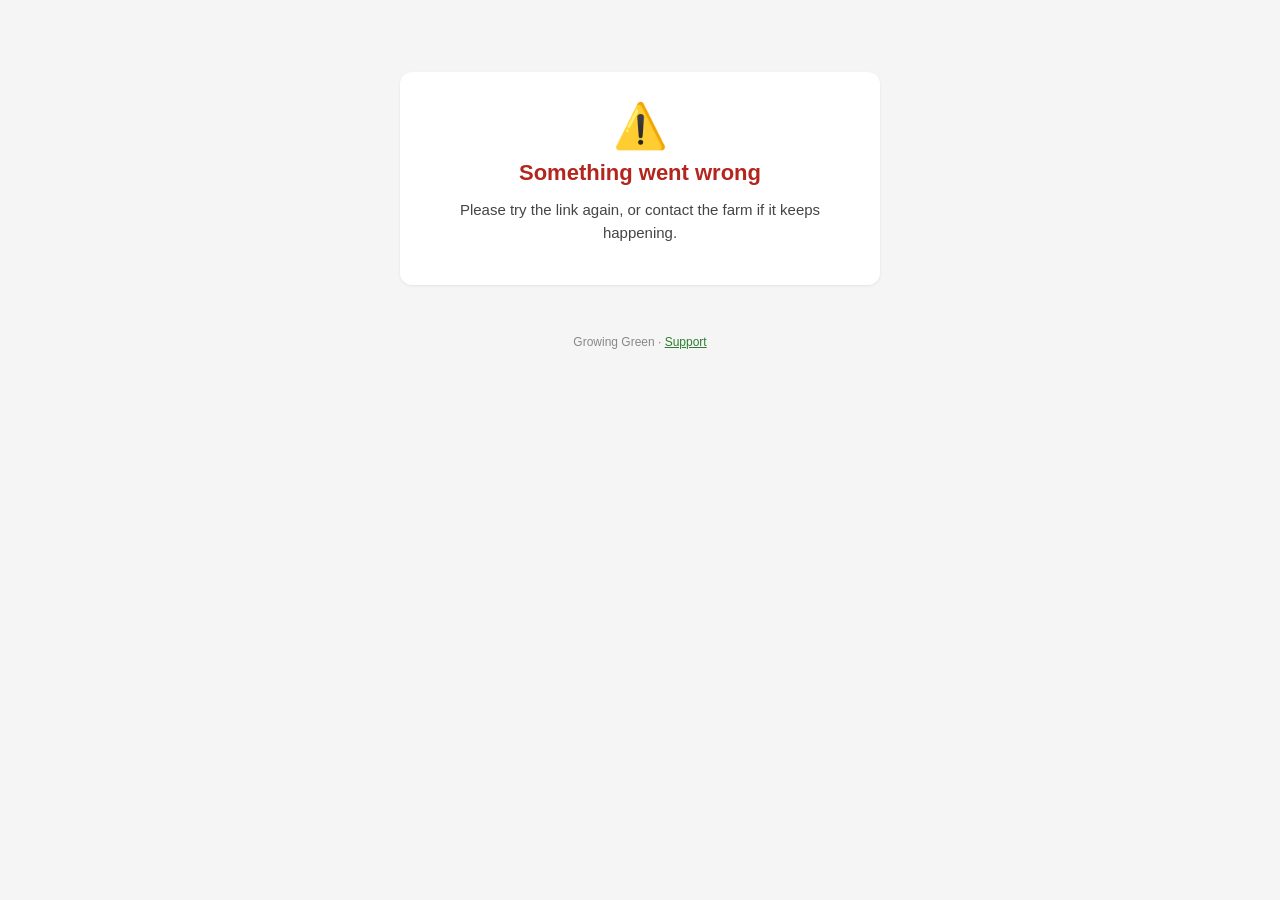
<file: pay-result.html>
<!DOCTYPE html>
<html lang="en">
<head>
  <meta charset="UTF-8">
  <meta name="viewport" content="width=device-width, initial-scale=1.0">
  <title>Payment — Growing Green</title>
  <meta name="robots" content="noindex,nofollow">
  <link rel="icon" type="image/svg+xml" href="/assets/favicon.svg">
  <meta name="theme-color" content="#228B22">
  <!--
    Transactional result page for the payment/confirmation edge functions.

    WHY THIS FILE EXISTS: Supabase's edge gateway rewrites every HTML response
    from *.supabase.co/functions/v1/* to `Content-Type: text/plain` with
    `X-Content-Type-Options: nosniff` and `CSP: default-src 'none'; sandbox`
    (an anti-phishing policy on the shared domain). Our functions set the right
    header; it is overridden on the wire. So buyers saw raw HTML source with a
    mangled em-dash. Pages therefore live here, on our own domain, and the
    functions 303-redirect with a status code.

    SECURITY: copy is keyed by an ENUM below — this page never renders free
    text from the query string. A page on our own brand domain that echoed
    arbitrary text would be a ready-made phishing surface, which is precisely
    the abuse Supabase's policy exists to prevent. The one echoed value is a
    document number, hard-sanitised to [A-Z0-9-] and written with textContent.

    Styles are inline and there are no external requests: this renders instantly
    and completely for a buyer standing in a field on one bar of signal.
  -->
  <style>
    *, *::before, *::after { box-sizing: border-box; }
    body {
      font-family: -apple-system, BlinkMacSystemFont, "Segoe UI", Roboto, Arial, sans-serif;
      background: #f5f5f5; margin: 0; padding: 24px; color: #333;
      -webkit-text-size-adjust: 100%;
    }
    .card {
      max-width: 480px; margin: 48px auto; background: #fff;
      border-radius: 12px; padding: 32px; text-align: center;
      box-shadow: 0 1px 3px rgba(0,0,0,.08);
    }
    .mark { font-size: 44px; line-height: 1; margin-bottom: 12px; }
    h1 { font-size: 22px; margin: 0 0 12px; color: #2e7d32; }
    h1.warn { color: #b26a00; }
    h1.bad  { color: #b3261e; }
    p { color: #444; line-height: 1.55; margin: 0 0 8px; font-size: 15px; }
    .ref { font-size: 13px; color: #777; margin-top: 16px; }
    .btn {
      display: inline-block; margin-top: 16px; background: #2e7d32; color: #fff;
      padding: 12px 24px; text-decoration: none; border-radius: 8px; font-size: 15px;
    }
    .foot { max-width: 480px; margin: 0 auto; text-align: center; font-size: 12px; color: #888; }
    .foot a { color: #2e7d32; }
    @media (prefers-color-scheme: dark) {
      body { background: #121212; color: #e6e6e6; }
      .card { background: #1e1e1e; box-shadow: none; }
      p { color: #c9c9c9; }
      h1 { color: #7bc47f; }
    }
  </style>
</head>
<body>
  <div class="card">
    <div class="mark" id="mark">•</div>
    <h1 id="title">Working…</h1>
    <p id="body"></p>
    <p id="cta-wrap" hidden><a id="cta" class="btn" href="#"></a></p>
    <p class="ref" id="ref" hidden></p>
  </div>
  <p class="foot">Growing Green · <a href="https://growinggreen.app/support.html">Support</a></p>

  <script>
  (function () {
    // status code -> [icon, tone, title, body]. Tones: ok | warn | bad.
    var M = {
      // ---- invoice rail (invoice-pay) ----
      paid_card:      ['✅','ok','Payment received — thank you!','Your card payment went through. You can close this tab.'],
      paid_ach:       ['🏦','ok','Bank payment started','Your bank payment is on its way. It usually clears in about 4 business days, and the invoice stays open until it does.'],
      canceled:       ['↩️','warn','Payment canceled','No charge was made. Use the link in your invoice email whenever you’re ready.'],
      already_paid:   ['✅','ok','This invoice is already paid','Paid in full — thank you! There’s nothing left to do.'],
      ach_processing: ['⏳','warn','A bank payment is already processing','We’re waiting on a bank payment for this invoice. It usually clears in about 4 business days.'],
      voided:         ['🚫','warn','This invoice was voided','It is no longer due. Contact the farm with any questions.'],
      not_open:       ['📄','warn','This invoice isn’t open yet','The farm hasn’t issued it. Contact them with any questions.'],
      below_minimum:  ['💵','warn','Balance too small to pay by card','The remaining balance is below the card-processing minimum — please settle it directly with the farm.'],
      unavailable:    ['🔌','warn','Online payment unavailable','This farm isn’t set up to take online payments yet. Contact them to arrange payment.'],
      ach_not_ready:  ['🏦','warn','Bank payment unavailable','This farm can’t accept bank payments yet. Try paying by card, or contact the farm.'],
      not_found:      ['🔍','bad','We couldn’t find that invoice','Check the link in your invoice email.'],

      // ---- CSA rail (csa-fix-payment) ----
      csa_updated:    ['✅','ok','Payment method updated','Your CSA payments will use the new card from now on. You can close this tab.'],
      csa_canceled:   ['↩️','warn','No changes made','Your payment method is unchanged. Use the link in your CSA email whenever you’re ready.'],
      csa_not_found:  ['🔍','bad','We couldn’t find that membership','Check the link in your CSA email.'],
      csa_ended:      ['🚫','warn','This membership has ended','It is no longer active. Contact the farm with any questions.'],
      csa_no_schedule:['📄','warn','Nothing to update yet','This membership doesn’t have an active payment schedule. Contact the farm with any questions.'],
      csa_paid_up:    ['🎉','ok','You’re all paid up','There are no upcoming CSA payments on this membership, so there’s nothing to update.'],

      // ---- standing orders (standing-order-confirm) ----
      so_confirmed:   ['✅','ok','Order confirmed','Thanks! Your delivery is confirmed and the farm has been notified.'],
      so_skipped:     ['⏭️','ok','Delivery skipped','No problem — we’ve skipped this delivery. Your standing order continues as normal.'],
      so_cancelled:   ['🚫','warn','Delivery cancelled','This delivery has been cancelled.'],
      so_closed:      ['⏰','warn','Ordering has closed','The cutoff for this delivery has passed. Contact the farm if you need to make a change.'],
      so_handled:     ['✅','ok','Already handled','This delivery was handled a moment ago — nothing further to do.'],
      so_inactive:    ['📄','warn','Standing order inactive','This standing order isn’t active. Contact the farm with any questions.'],
      so_on_it:       ['👍','ok','The farm is on it','Your request has been passed along.'],
      so_confirming:  ['⏳','ok','Confirming your order','We’re finalising this delivery — check back in a few minutes.'],
      so_auto:        ['✅','ok','Ordering has closed','The confirm window has passed, so your usual order will be placed automatically. Contact the farm if you need a change.'],

      // ---- order reconfirm (order-reconfirm) ----
      order_confirmed:['✅','ok','Order confirmed','Thanks! Your order is confirmed. The farm will let you know when it’s ready for pickup.'],
      order_invalid:  ['🔗','bad','That link isn’t valid','It may be missing information or have expired. Check the link in your email.'],
      link_expired:   ['⌛','warn','This link has expired','It has already been used, or it’s no longer valid. Contact the farm if you need help.'],
      already_processed:['✅','ok','Already handled','This order has already been processed — nothing further to do.'],
      order_updated:  ['✅','ok','Confirmation received','The farm will follow up with next steps.'],
      order_cancelled:['🚫','warn','Order cancelled','Your order has been cancelled and you will not be charged. If that was a mistake, please place a new order.'],
      payment_failed: ['⚠️','bad','Payment declined','We tried to charge your card but it was declined. Contact the farm to arrange another payment method.'],

      // ---- generic ----
      error:          ['⚠️','bad','Something went wrong','Please try the link again, or contact the farm if it keeps happening.'],
      bad_link:       ['🔗','bad','That link isn’t valid','Use the link from your email.']
    };

    var q = new URLSearchParams(window.location.search);
    var entry = M[q.get('s')] || M.error;

    document.getElementById('mark').textContent  = entry[0];
    var h = document.getElementById('title');
    h.textContent = entry[2];
    if (entry[1] === 'warn') h.className = 'warn';
    if (entry[1] === 'bad')  h.className = 'bad';
    var bodyText = entry[3];
    // Optional charged amount — digits only, so it can never carry markup.
    var amt = (q.get('amt') || '').replace(/[^0-9]/g, '').slice(0, 9);
    if (amt && q.get('s') === 'order_confirmed') {
      bodyText = 'Thanks! Your card has been charged $' + (parseInt(amt, 10) / 100).toFixed(2) +
                 '. The farm will let you know when your order is ready for pickup.';
    }
    document.getElementById('body').textContent = bodyText;
    document.title = entry[2] + ' — Growing Green';

    // Optional document reference. STRICT FORMAT, not merely sanitised: a
    // permissive [A-Z0-9-]{24} was still 24 characters of attacker-chosen copy
    // on our highest-trust page — enough to render "CALL-1-800-555-0199" under
    // a scary declined-payment heading. Only a real document number matches
    // (review fix). Written as TEXT, never markup.
    var rawRef = (q.get('ref') || '').toUpperCase();
    var ref = /^(INV|ORD)-[0-9]{1,10}$/.test(rawRef) ? rawRef : '';
    if (ref) {
      var el = document.getElementById('ref');
      el.textContent = ref;
      el.hidden = false;
    }

    // Optional call-to-action. The LABEL is an enum (never free text) and the
    // href is allow-listed to our own hosts, so this link can never be pointed
    // at an attacker's site by editing the URL.
    var LABELS = { pay_by_card: 'Pay by card instead' };
    var label = LABELS[q.get('ctaLabel')];
    var href = q.get('cta');
    if (label && href) {
      // EXACT origins only. A /\.supabase\.co$/ pattern would let anyone with
      // a free Supabase project turn this into a one-click hop from our brand
      // domain to theirs — the same trap that was caught in pay.html.
      var CTA_ALLOWED = [
        'https://growinggreen.app',
        'https://shop.growinggreen.app',
        'https://zorrzpdfequbymjgocga.supabase.co', // production functions
        'https://atocyakoajynffvpeyis.supabase.co'  // staging functions
      ];
      var ok = false;
      try {
        ok = CTA_ALLOWED.indexOf(new URL(href).origin) !== -1;
      } catch (e) { ok = false; }
      if (ok) {
        var a = document.getElementById('cta');
        a.href = href;
        a.textContent = label;
        document.getElementById('cta-wrap').hidden = false;
      }
    }
  })();
  </script>
</body>
</html>
</file>
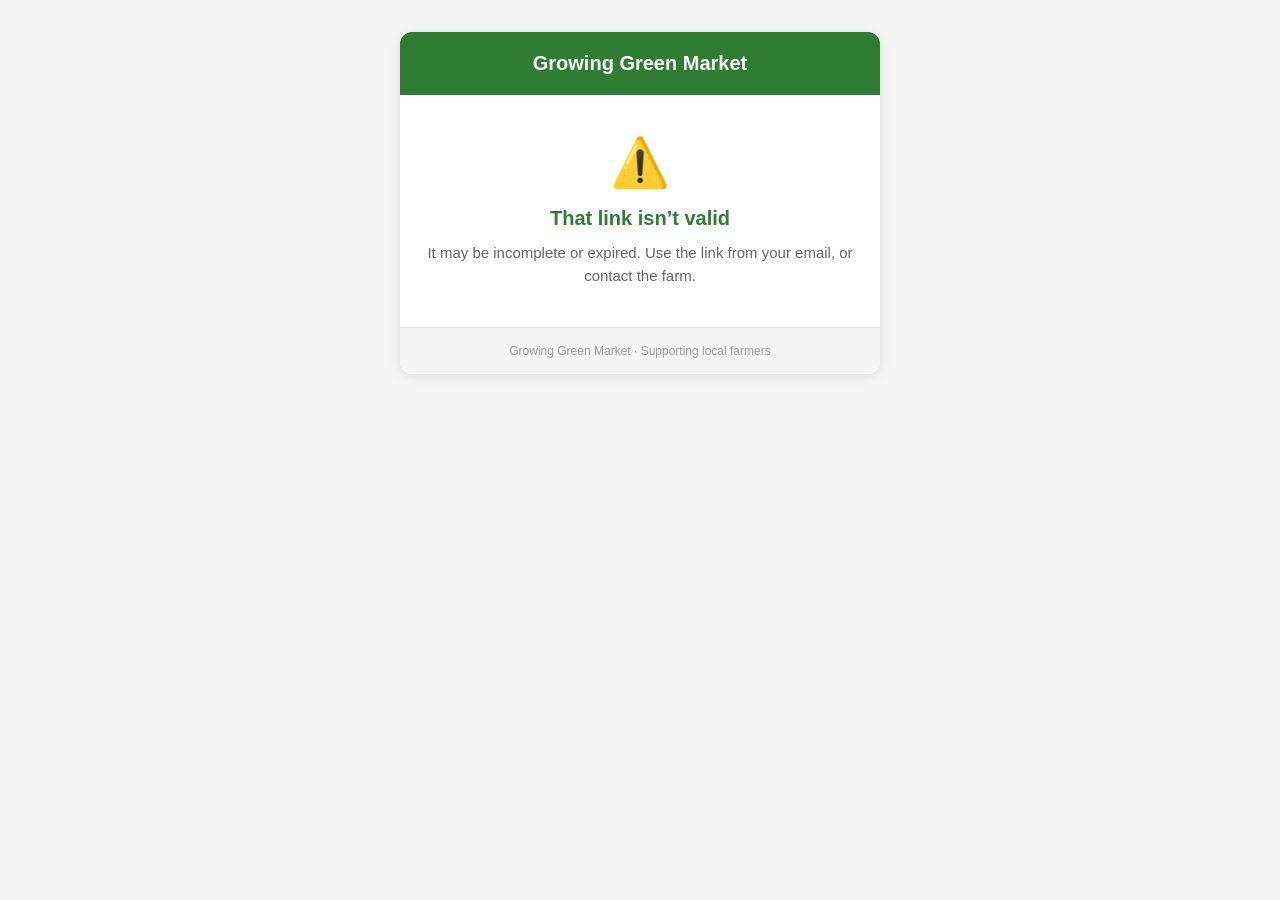
<file: pay.html>
<!DOCTYPE html>
<html lang="en">
<head>
  <meta charset="UTF-8">
  <meta name="viewport" content="width=device-width, initial-scale=1.0">
  <title>Complete your order — Growing Green</title>
  <meta name="robots" content="noindex,nofollow">
  <link rel="icon" type="image/svg+xml" href="/assets/favicon.svg">
  <meta name="theme-color" content="#228B22">
  <script src="https://js.stripe.com/v3/"></script>
  <!--
    Card form for Quick Order payment links.

    WHY IT LIVES HERE: this page used to be rendered by the payment-checkout
    edge function, but Supabase's gateway serves every HTML response from
    *.supabase.co/functions/v1/* as text/plain under
    `CSP: default-src 'none'; sandbox`. That CSP blocks Stripe.js outright, so
    the page could not take a card AT ALL — the whole Quick Order payment rail
    was dead on arrival. On our own domain there is no such policy.

    SECURITY: order data arrives as JSON and is written with textContent, so a
    farm or product name containing markup is inert. The old server-rendered
    page interpolated farmName / item names / customerName straight into HTML.
  -->
  <style>
    *, *::before, *::after { box-sizing: border-box; }
    body { margin: 0; background: #f5f5f5; color: #333;
           font-family: -apple-system, BlinkMacSystemFont, "Segoe UI", Roboto, Arial, sans-serif; }
    .container { width: calc(100% - 24px); max-width: 480px; margin: 32px auto; background: #fff; border-radius: 12px;
                 overflow: hidden; box-shadow: 0 2px 12px rgba(0,0,0,.1); }
    .header { background: #2e7d32; padding: 20px; text-align: center; color: #fff;
              font-size: 20px; font-weight: 700; }
    .body { padding: 28px 24px; }
    h2 { text-align: center; margin: 0 0 4px; font-size: 18px; color: #333; }
    .sub { text-align: center; color: #666; font-size: 14px; margin: 0 0 20px; }
    .order-ref { text-align: center; background: #f5f5f5; border-radius: 8px; padding: 10px; margin-bottom: 20px; }
    .order-ref span { font-size: 18px; font-weight: 700; font-family: monospace; letter-spacing: 1px; }
    table { width: 100%; border-collapse: collapse; font-size: 14px; margin-bottom: 16px; }
    th { padding: 6px 0; text-align: left; color: #2e7d32; font-weight: 600; border-bottom: 2px solid #2e7d32; }
    td { padding: 6px 0; border-bottom: 1px solid #e8f5e9; }
    .total { text-align: right; font-size: 22px; font-weight: 700; color: #2e7d32; margin: 12px 0 24px; }
    .breakdown { margin: 12px 0 0; font-size: 14px; color: #444; }
    .breakdown-row { display: flex; justify-content: space-between; padding: 2px 0; }
    label { font-size: 13px; color: #666; display: block; margin-bottom: 8px; }
    #card-element { border: 1px solid #ccc; border-radius: 8px; padding: 12px; margin-bottom: 16px; background: #fff; }
    #card-errors { color: #c62828; font-size: 13px; margin-bottom: 12px; min-height: 20px; }
    .btn { width: 100%; padding: 14px; border: none; border-radius: 8px; font-size: 16px;
           font-weight: 700; color: #fff; background: #2e7d32; cursor: pointer; }
    .btn:disabled { background: #a5d6a7; cursor: not-allowed; }
    .note { text-align: center; font-size: 12px; color: #999; margin-top: 12px; }
    .footer { background: #f5f5f5; padding: 16px 24px; text-align: center; font-size: 12px;
              color: #999; border-top: 1px solid #e0e0e0; }
    .state { text-align: center; padding: 40px 24px; }
    .state h2 { color: #2e7d32; margin-bottom: 12px; font-size: 20px; }
    .state p { color: #666; font-size: 15px; line-height: 1.5; margin: 0; }
    [hidden] { display: none !important; }
  </style>
</head>
<body>
  <div class="container">
    <div class="header">Growing Green Market</div>

    <div class="state" id="loading"><p>Loading your order…</p></div>

    <div class="body" id="form" hidden>
      <h2>Complete your order</h2>
      <p class="sub" id="farm-line"></p>
      <div class="order-ref"><span id="order-ref"></span></div>
      <table>
        <thead><tr><th>Item</th><th style="text-align:center">Qty</th><th style="text-align:right">Price</th></tr></thead>
        <tbody id="items"></tbody>
      </table>
      <div class="breakdown" id="breakdown" hidden>
        <div class="breakdown-row"><span>Subtotal</span><span id="subtotal"></span></div>
        <div class="breakdown-row"><span>Service fee</span><span id="service-fee"></span></div>
      </div>
      <div class="total" id="total"></div>
      <label for="card-element">Card details</label>
      <div id="card-element"></div>
      <div id="card-errors" role="alert"></div>
      <button class="btn" id="pay-btn" type="button">Save my card</button>
      <p class="note" id="note"></p>
    </div>

    <!--
      "Card saved", NOT "Payment confirmed". Nothing is charged on this page —
      it confirms a SetupIntent, which stores the card. The charge happens
      later, at Pick & Capture, for the amount actually picked.
      Saying "Payment confirmed" here made the real charge look like a SECOND
      one (founder report 2026-08-02); Stripe only ever had the one.
    -->
    <div class="state" id="done" hidden>
      <div style="font-size:48px;margin-bottom:16px">💳</div>
      <h2>Card saved</h2>
      <p id="done-body"></p>
    </div>

    <div class="state" id="oops" hidden>
      <div style="font-size:48px;margin-bottom:16px">⚠️</div>
      <h2 id="oops-title">Something went wrong</h2>
      <p id="oops-body"></p>
    </div>

    <div class="footer">Growing Green Market · Supporting local farmers</div>
  </div>

  <script>
  (function () {
    var $ = function (id) { return document.getElementById(id); };
    function show(id) {
      ['loading','form','done','oops'].forEach(function (k) { $(k).hidden = (k !== id); });
    }
    function fail(title, body) {
      $('oops-title').textContent = title;
      $('oops-body').textContent = body;
      show('oops');
    }
    function money(cents) { return '$' + ((cents || 0) / 100).toFixed(2); }

    var q = new URLSearchParams(window.location.search);
    var secret = q.get('secret');
    var orderId = q.get('order');
    var api = q.get('api');

    // The API base travels in the link so one static page serves both of our
    // environments. It is pinned to an EXACT list of our own projects.
    //
    // ⚠️ DO NOT relax this to a pattern like /\.supabase\.co$/. Anyone can
    // create a free Supabase project on that domain; a wildcard would let an
    // attacker craft .../pay?api=https://theirs.supabase.co and have this page
    // — on the real growinggreen.app origin, under our header, with a valid
    // padlock — mount a live card field against THEIR publishable key and
    // Stripe account, saving the victim's card to them. Stripe publishable
    // keys are not origin-restricted, so nothing downstream would catch it.
    // Caught in review before any customer saw a payment link.
    var API_ALLOWED = [
      'https://zorrzpdfequbymjgocga.supabase.co', // production
      'https://atocyakoajynffvpeyis.supabase.co'  // staging
    ];
    var apiOk = false;
    try {
      var u = new URL(api);
      // Compare the normalised origin, so a userinfo@, port, path or casing
      // trick cannot smuggle a different host past a string compare.
      apiOk = API_ALLOWED.indexOf(u.origin) !== -1;
    } catch (e) { apiOk = false; }

    if (!secret || !orderId || !apiOk) {
      fail('That link isn’t valid', 'It may be incomplete or expired. Use the link from your email, or contact the farm.');
      return;
    }

    var endpoint = new URL('/functions/v1/payment-checkout', api);
    endpoint.searchParams.set('order', orderId);
    endpoint.searchParams.set('format', 'json');
    // Prove we hold the SetupIntent secret from the emailed link. The order id
    // alone used to be enough, which made order details readable to anyone who
    // learned an id (audit 2026-08-01). Deploy this page BEFORE the function
    // that starts requiring it, or in-flight links break.
    endpoint.searchParams.set('secret', secret);

    fetch(endpoint.toString(), { headers: { accept: 'application/json' } })
      .then(function (r) { return r.json(); })
      .then(function (d) {
        if (!d || d.ok !== true) {
          var codes = {
            not_found:  ['Order not found', 'We couldn’t find this order. It may have been cancelled.'],
            cancelled:  ['Order cancelled', 'This order has been cancelled — no payment is needed.'],
            already:    ['Already confirmed', 'Your card is already saved for this order. Nothing further to do.'],
            unavailable:['Payment unavailable', 'This farm isn’t set up to take card payments yet. Contact them to arrange payment.']
          };
          var c = codes[d && d.code] || ['Something went wrong', 'Please try the link again, or contact the farm.'];
          if (d && d.code === 'already') { $('done-body').textContent = c[1]; show('done'); return; }
          fail(c[0], c[1]);
          return;
        }
        render(d);
      })
      .catch(function () {
        fail('We couldn’t load your order', 'Check your connection and try the link again.');
      });

    function render(d) {
      // Every value below is written as TEXT — a farm or product name
      // containing markup is displayed, never executed.
      $('farm-line').textContent = 'Order from ' + (d.farmName || 'your farm');
      $('order-ref').textContent = '#' + (d.orderRef || '');
      // Fee transparency (2026-08-31): the item rows sum to the product
      // subtotal while the total includes the service fee — without the
      // breakdown the math visibly didn't add up. serviceFeeCents absent
      // (older fn) or 0 (wholesale / legacy orders) keeps the old look.
      var fee = d.serviceFeeCents || 0;
      if (fee > 0) {
        $('subtotal').textContent = money(Math.max(0, (d.totalCents || 0) - fee));
        $('service-fee').textContent = money(fee);
        $('breakdown').hidden = false;
      }
      $('total').textContent = money(d.totalCents);
      $('note').textContent =
        'Your card will not be charged now. It is charged when ' +
        (d.farmName || 'the farm') + ' confirms your order is ready.';
      $('done-body').textContent =
        'Your card is saved — you have not been charged yet. ' +
        (d.farmName || 'The farm') +
        ' will charge it when your order is picked, for what is actually ' +
        'picked, and you will get a receipt then.';

      var tbody = $('items');
      (d.items || []).forEach(function (it) {
        var tr = document.createElement('tr');
        var name = document.createElement('td');
        name.textContent = it.name || 'Item';
        var qty = document.createElement('td');
        qty.style.textAlign = 'center';
        qty.textContent = String(it.qty == null ? 1 : it.qty);
        var price = document.createElement('td');
        price.style.textAlign = 'right';
        price.textContent = money(it.priceCents);
        tr.appendChild(name); tr.appendChild(qty); tr.appendChild(price);
        tbody.appendChild(tr);
      });

      var btn = $('pay-btn');
      btn.textContent = 'Save my card';

      var stripe = Stripe(d.pk, { stripeAccount: d.stripeAccount });
      var card = stripe.elements().create('card', { style: { base: { fontSize: '16px' } } });
      card.mount('#card-element');
      card.on('change', function (e) {
        $('card-errors').textContent = e.error ? e.error.message : '';
      });

      btn.addEventListener('click', function () {
        btn.disabled = true;
        btn.textContent = 'Processing…';
        stripe.confirmCardSetup(secret, {
          payment_method: { card: card, billing_details: { name: d.customerName || undefined } }
        }).then(function (res) {
          if (res.error) {
            $('card-errors').textContent = res.error.message;
            btn.disabled = false;
            btn.textContent = 'Save my card';
            return;
          }
          show('done');
        });
      });

      show('form');
    }
  })();
  </script>
</body>
</html>
</file>
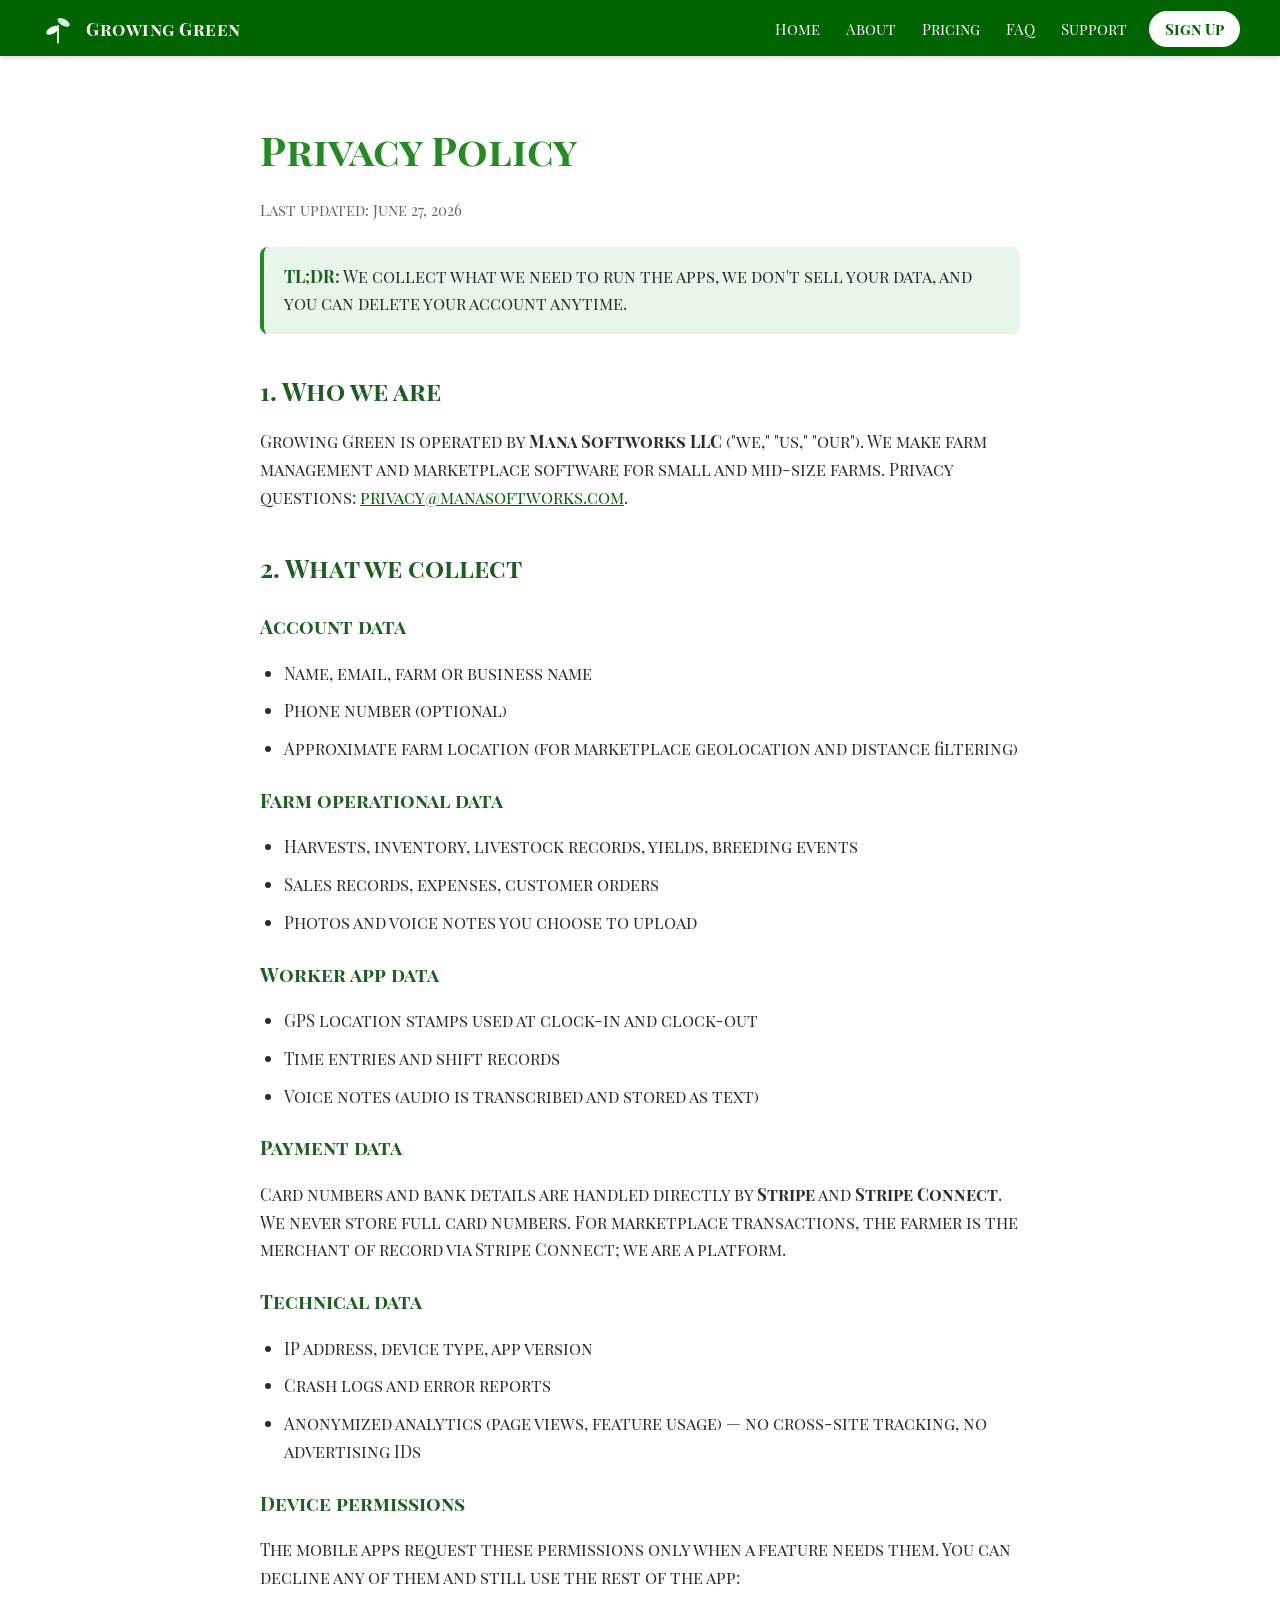
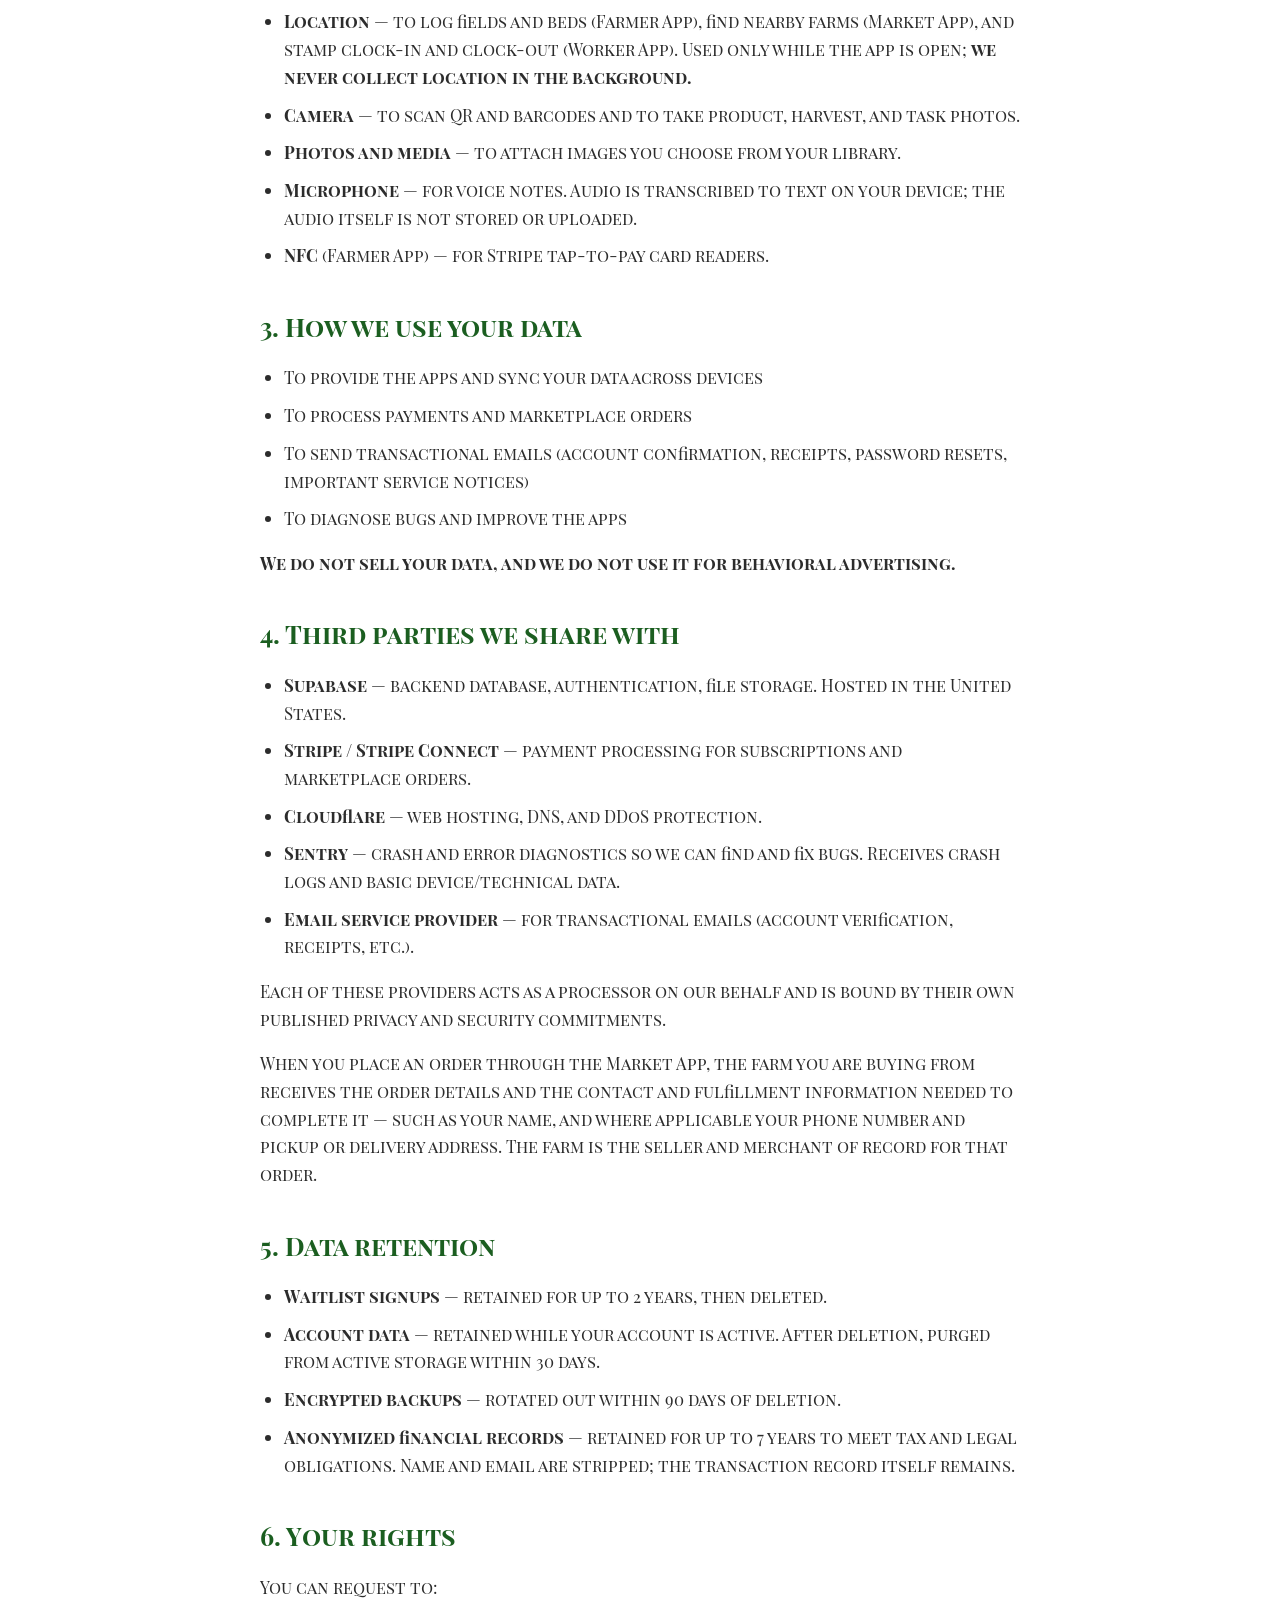
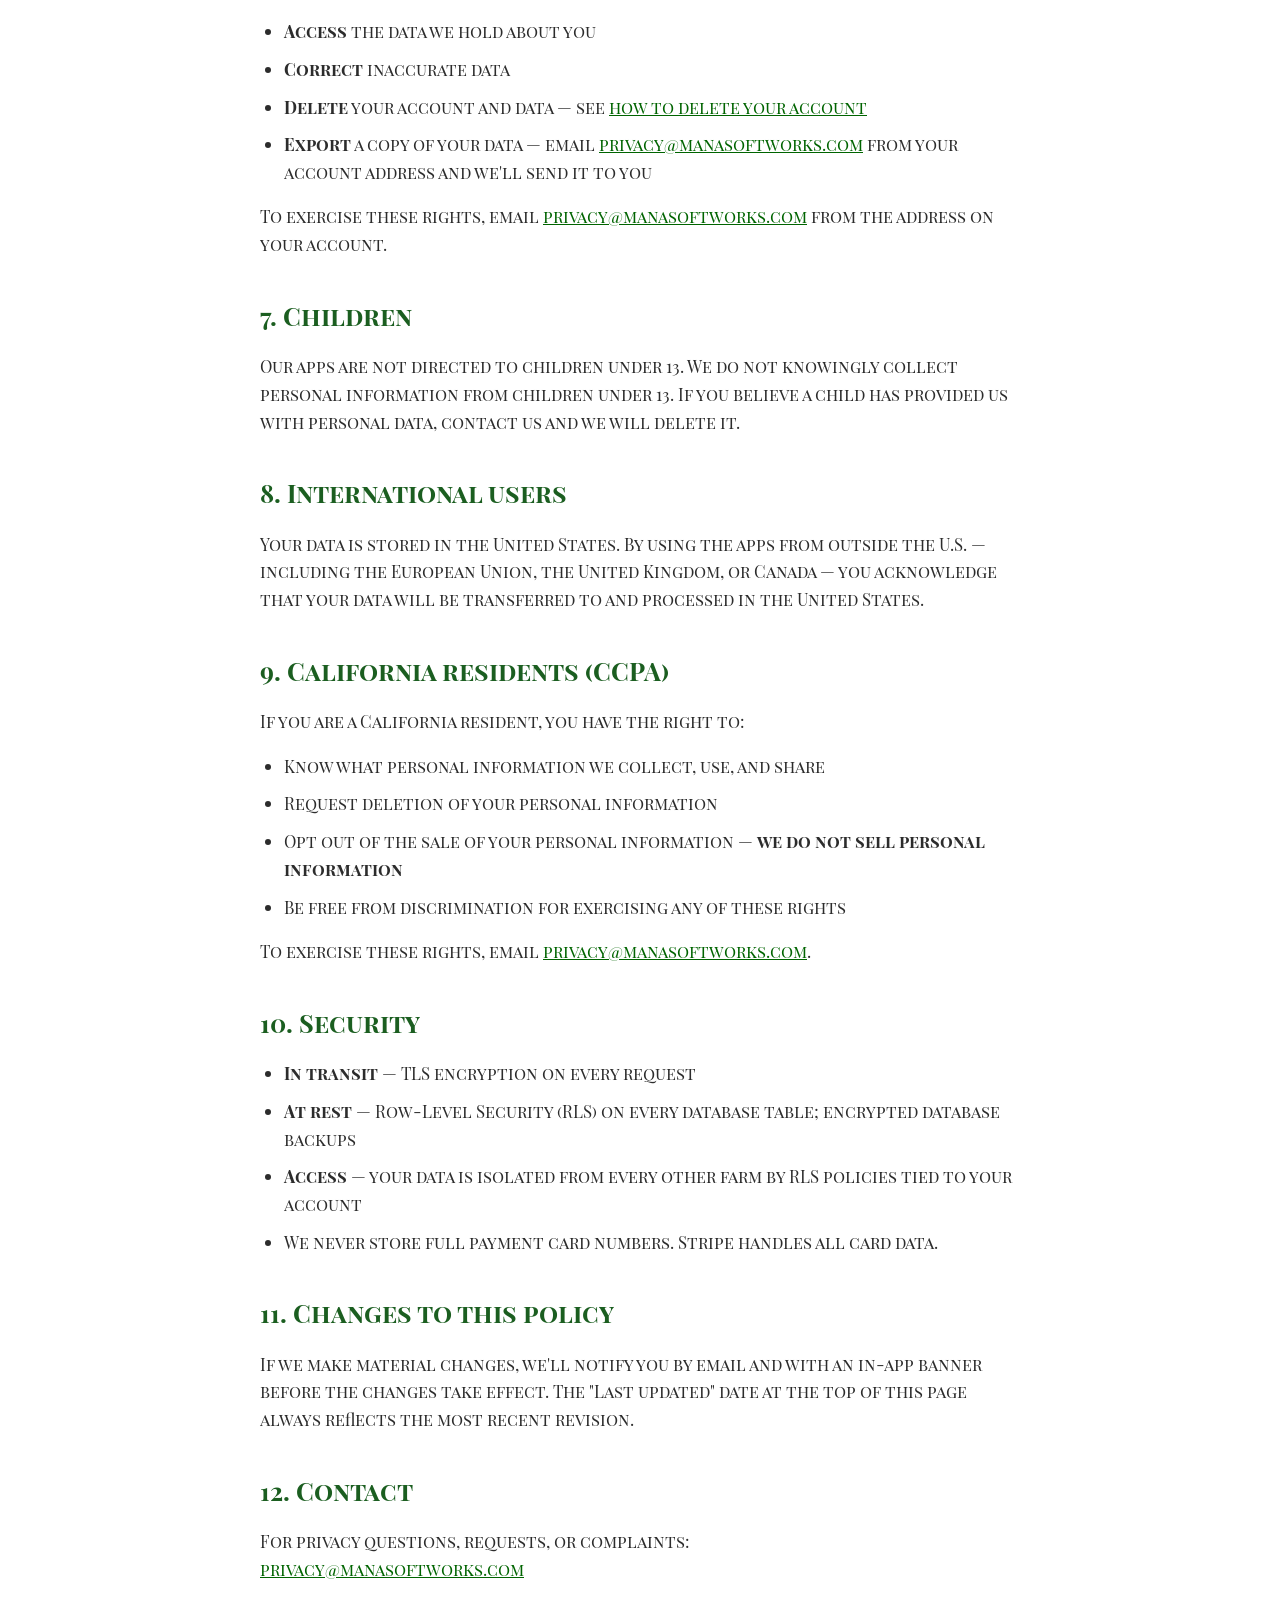
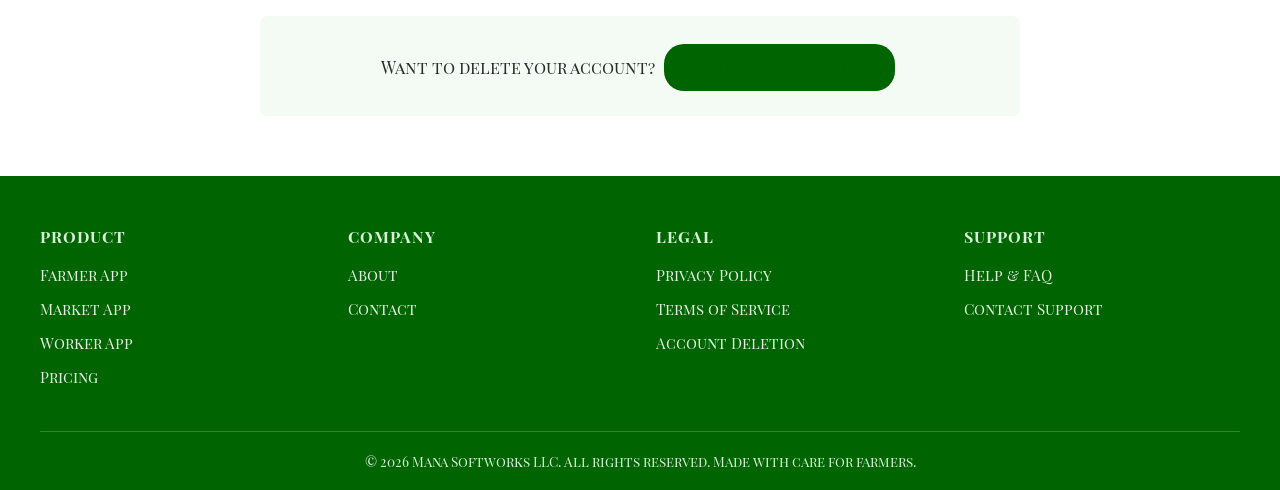
<file: privacy.html>
<!DOCTYPE html>
<html lang="en">
<head>
  <meta charset="UTF-8">
  <meta name="viewport" content="width=device-width, initial-scale=1.0">
  <title>Privacy Policy — Growing Green</title>
  <meta name="description" content="How Growing Green collects, uses, and protects your farm data. Privacy Policy for Mana Softworks LLC.">
  <link rel="canonical" href="https://growinggreen.app/privacy.html">

  <link rel="icon" type="image/svg+xml" href="/assets/favicon.svg">
  <link rel="apple-touch-icon" href="/assets/favicon.svg">
  <link rel="manifest" href="/site.webmanifest">
  <meta name="theme-color" content="#228B22">

  <meta property="og:type" content="website">
  <meta property="og:url" content="https://growinggreen.app/privacy.html">
  <meta property="og:title" content="Privacy Policy — Growing Green">
  <meta property="og:description" content="How Growing Green collects, uses, and protects your farm data.">
  <meta property="og:image" content="https://growinggreen.app/farm-sunset.jpg">
  <meta name="twitter:card" content="summary_large_image">
  <meta name="twitter:title" content="Privacy Policy — Growing Green">
  <meta name="twitter:description" content="How Growing Green collects, uses, and protects your farm data.">
  <meta name="twitter:image" content="https://growinggreen.app/farm-sunset.jpg">

  <link rel="preconnect" href="https://fonts.googleapis.com">
  <link rel="preconnect" href="https://fonts.gstatic.com" crossorigin>
  <link href="https://fonts.googleapis.com/css2?family=Playfair+Display+SC:wght@400;700&display=swap" rel="stylesheet">
  <link rel="stylesheet" href="style.css">

  <!-- TODO: paste Plausible snippet here once signup is complete -->
  <!-- <script defer data-domain="growinggreen.app" src="https://plausible.io/js/script.js"></script> -->
</head>
<body>
  <nav class="site-nav" aria-label="Main">
    <div class="site-nav-inner">
      <a class="site-nav-brand" href="/">
        <img class="site-logo" src="/assets/logo-dark.svg" alt="">
        <span>Growing Green</span>
      </a>
      <button class="site-nav-toggle" aria-label="Toggle menu" aria-expanded="false" aria-controls="primary-nav">☰</button>
      <ul class="site-nav-links" id="primary-nav">
        <li><a href="/">Home</a></li>
        <li><a href="/about.html">About</a></li>
        <li><a href="/index.html#pricing">Pricing</a></li>
        <li><a href="/faq.html">FAQ</a></li>
        <li><a href="/support.html">Support</a></li>
        <li><a class="nav-cta" href="/signup.html">Sign Up</a></li>
      </ul>
    </div>
  </nav>

  <main class="legal-doc">
    <div class="legal-doc-container">
      <h1>Privacy Policy</h1>
      <p class="last-updated">Last updated: June 27, 2026</p>

      <div class="tldr-box">
        <strong>TL;DR:</strong> We collect what we need to run the apps, we don't sell your data, and you can delete your account anytime.
      </div>

      <h2>1. Who we are</h2>
      <p>Growing Green is operated by <strong>Mana Softworks LLC</strong> ("we," "us," "our"). We make farm management and marketplace software for small and mid-size farms. Privacy questions: <a href="mailto:privacy@manasoftworks.com">privacy@manasoftworks.com</a>.</p>

      <h2>2. What we collect</h2>
      <h3>Account data</h3>
      <ul>
        <li>Name, email, farm or business name</li>
        <li>Phone number (optional)</li>
        <li>Approximate farm location (for marketplace geolocation and distance filtering)</li>
      </ul>

      <h3>Farm operational data</h3>
      <ul>
        <li>Harvests, inventory, livestock records, yields, breeding events</li>
        <li>Sales records, expenses, customer orders</li>
        <li>Photos and voice notes you choose to upload</li>
      </ul>

      <h3>Worker app data</h3>
      <ul>
        <li>GPS location stamps used at clock-in and clock-out</li>
        <li>Time entries and shift records</li>
        <li>Voice notes (audio is transcribed and stored as text)</li>
      </ul>

      <h3>Payment data</h3>
      <p>Card numbers and bank details are handled directly by <strong>Stripe</strong> and <strong>Stripe Connect</strong>. We never store full card numbers. For marketplace transactions, the farmer is the merchant of record via Stripe Connect; we are a platform.</p>

      <h3>Technical data</h3>
      <ul>
        <li>IP address, device type, app version</li>
        <li>Crash logs and error reports</li>
        <li>Anonymized analytics (page views, feature usage) — no cross-site tracking, no advertising IDs</li>
      </ul>

      <h3>Device permissions</h3>
      <p>The mobile apps request these permissions only when a feature needs them. You can decline any of them and still use the rest of the app:</p>
      <ul>
        <li><strong>Location</strong> — to log fields and beds (Farmer App), find nearby farms (Market App), and stamp clock-in and clock-out (Worker App). Used only while the app is open; <strong>we never collect location in the background.</strong></li>
        <li><strong>Camera</strong> — to scan QR and barcodes and to take product, harvest, and task photos.</li>
        <li><strong>Photos and media</strong> — to attach images you choose from your library.</li>
        <li><strong>Microphone</strong> — for voice notes. Audio is transcribed to text on your device; the audio itself is not stored or uploaded.</li>
        <li><strong>NFC</strong> (Farmer App) — for Stripe tap-to-pay card readers.</li>
      </ul>

      <h2>3. How we use your data</h2>
      <ul>
        <li>To provide the apps and sync your data across devices</li>
        <li>To process payments and marketplace orders</li>
        <li>To send transactional emails (account confirmation, receipts, password resets, important service notices)</li>
        <li>To diagnose bugs and improve the apps</li>
      </ul>
      <p><strong>We do not sell your data, and we do not use it for behavioral advertising.</strong></p>

      <h2>4. Third parties we share with</h2>
      <ul>
        <li><strong>Supabase</strong> — backend database, authentication, file storage. Hosted in the United States.</li>
        <li><strong>Stripe / Stripe Connect</strong> — payment processing for subscriptions and marketplace orders.</li>
        <li><strong>Cloudflare</strong> — web hosting, DNS, and DDoS protection.</li>
        <li><strong>Sentry</strong> — crash and error diagnostics so we can find and fix bugs. Receives crash logs and basic device/technical data.</li>
        <li><strong>Email service provider</strong> — for transactional emails (account verification, receipts, etc.).</li>
      </ul>
      <p>Each of these providers acts as a processor on our behalf and is bound by their own published privacy and security commitments.</p>
      <p>When you place an order through the Market App, the farm you are buying from receives the order details and the contact and fulfillment information needed to complete it — such as your name, and where applicable your phone number and pickup or delivery address. The farm is the seller and merchant of record for that order.</p>

      <h2>5. Data retention</h2>
      <ul>
        <li><strong>Waitlist signups</strong> — retained for up to 2 years, then deleted.</li>
        <li><strong>Account data</strong> — retained while your account is active. After deletion, purged from active storage within 30 days.</li>
        <li><strong>Encrypted backups</strong> — rotated out within 90 days of deletion.</li>
        <li><strong>Anonymized financial records</strong> — retained for up to 7 years to meet tax and legal obligations. Name and email are stripped; the transaction record itself remains.</li>
      </ul>

      <h2>6. Your rights</h2>
      <p>You can request to:</p>
      <ul>
        <li><strong>Access</strong> the data we hold about you</li>
        <li><strong>Correct</strong> inaccurate data</li>
        <li><strong>Delete</strong> your account and data — see <a href="/account-deletion.html">how to delete your account</a></li>
        <li><strong>Export</strong> a copy of your data — email <a href="mailto:privacy@manasoftworks.com">privacy@manasoftworks.com</a> from your account address and we'll send it to you</li>
      </ul>
      <p>To exercise these rights, email <a href="mailto:privacy@manasoftworks.com">privacy@manasoftworks.com</a> from the address on your account.</p>

      <h2>7. Children</h2>
      <p>Our apps are not directed to children under 13. We do not knowingly collect personal information from children under 13. If you believe a child has provided us with personal data, contact us and we will delete it.</p>

      <h2>8. International users</h2>
      <p>Your data is stored in the United States. By using the apps from outside the U.S. — including the European Union, the United Kingdom, or Canada — you acknowledge that your data will be transferred to and processed in the United States.</p>

      <h2>9. California residents (CCPA)</h2>
      <p>If you are a California resident, you have the right to:</p>
      <ul>
        <li>Know what personal information we collect, use, and share</li>
        <li>Request deletion of your personal information</li>
        <li>Opt out of the sale of your personal information — <strong>we do not sell personal information</strong></li>
        <li>Be free from discrimination for exercising any of these rights</li>
      </ul>
      <p>To exercise these rights, email <a href="mailto:privacy@manasoftworks.com">privacy@manasoftworks.com</a>.</p>

      <h2>10. Security</h2>
      <ul>
        <li><strong>In transit</strong> — TLS encryption on every request</li>
        <li><strong>At rest</strong> — Row-Level Security (RLS) on every database table; encrypted database backups</li>
        <li><strong>Access</strong> — your data is isolated from every other farm by RLS policies tied to your account</li>
        <li>We never store full payment card numbers. Stripe handles all card data.</li>
      </ul>

      <h2>11. Changes to this policy</h2>
      <p>If we make material changes, we'll notify you by email and with an in-app banner before the changes take effect. The "Last updated" date at the top of this page always reflects the most recent revision.</p>

      <h2>12. Contact</h2>
      <p>For privacy questions, requests, or complaints:<br>
      <a href="mailto:privacy@manasoftworks.com">privacy@manasoftworks.com</a></p>

      <div class="cta-strip">
        Want to delete your account? <a class="download" href="/account-deletion.html">See deletion options</a>
      </div>
    </div>
  </main>

  <footer class="site-footer">
    <div class="site-footer-inner">
      <div class="site-footer-col">
        <h4>Product</h4>
        <ul>
          <li><a href="https://admin.growinggreen.app">Farmer App</a></li>
          <li><a href="https://shop.growinggreen.app">Market App</a></li>
          <li><a href="https://team.growinggreen.app">Worker App</a></li>
          <li><a href="/index.html#pricing">Pricing</a></li>
        </ul>
      </div>
      <div class="site-footer-col">
        <h4>Company</h4>
        <ul>
          <li><a href="/about.html">About</a></li>
          <li><a href="mailto:hello@growinggreen.app">Contact</a></li>
        </ul>
      </div>
      <div class="site-footer-col">
        <h4>Legal</h4>
        <ul>
          <li><a href="/privacy.html">Privacy Policy</a></li>
          <li><a href="/terms.html">Terms of Service</a></li>
          <li><a href="/account-deletion.html">Account Deletion</a></li>
        </ul>
      </div>
      <div class="site-footer-col">
        <h4>Support</h4>
        <ul>
          <li><a href="/faq.html">Help &amp; FAQ</a></li>
          <li><a href="/support.html">Contact Support</a></li>
        </ul>
      </div>
    </div>
    <div class="site-footer-bottom">
      © 2026 Mana Softworks LLC. All rights reserved. Made with care for farmers.
    </div>
  </footer>

  <script>
    (function() {
      var toggle = document.querySelector('.site-nav-toggle');
      var links = document.getElementById('primary-nav');
      if (!toggle || !links) return;
      toggle.addEventListener('click', function() {
        var open = links.classList.toggle('open');
        toggle.setAttribute('aria-expanded', open ? 'true' : 'false');
      });
    })();
  </script>
</body>
</html>
</file>
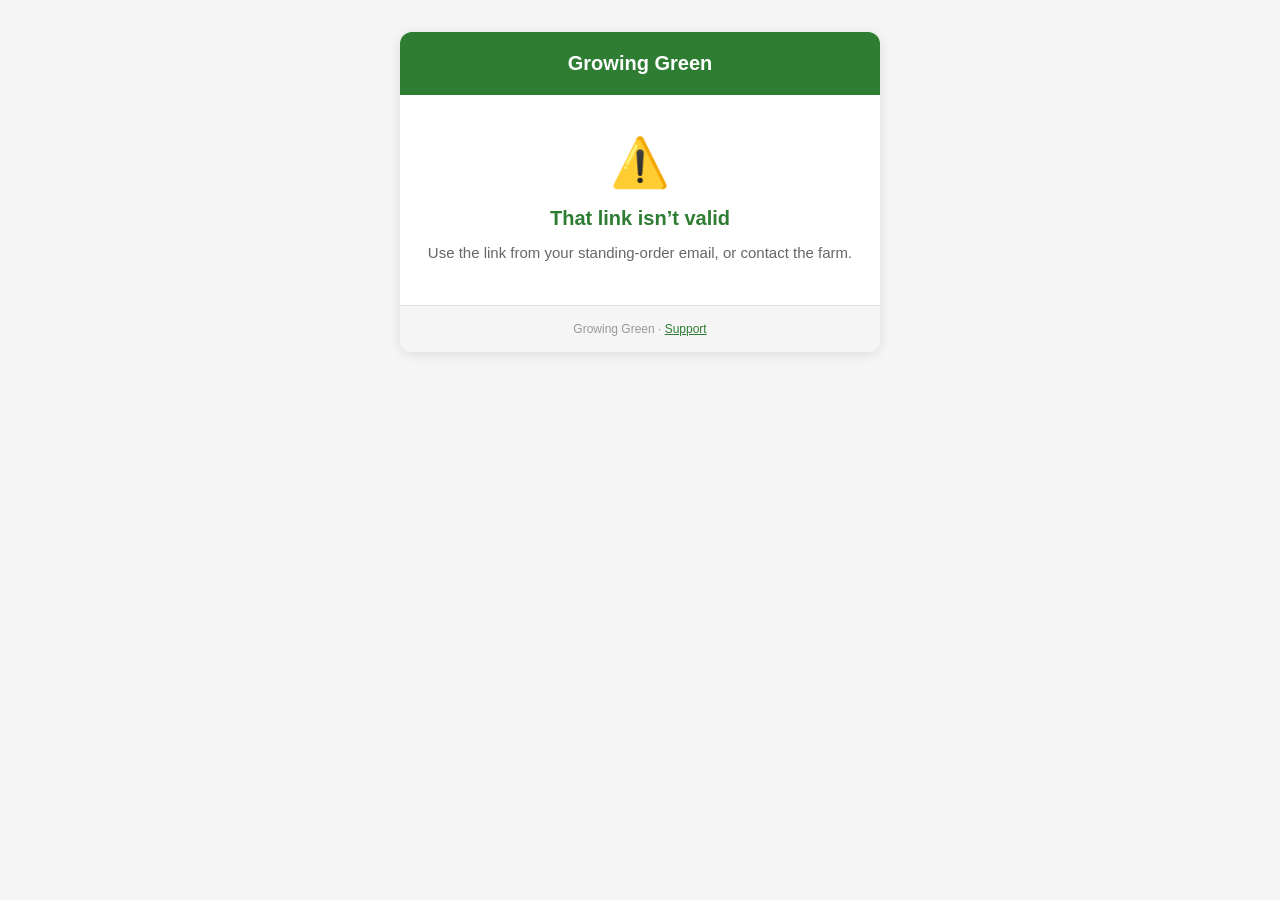
<file: standing-order.html>
<!DOCTYPE html>
<html lang="en">
<head>
  <meta charset="UTF-8">
  <meta name="viewport" content="width=device-width, initial-scale=1.0">
  <title>Your standing order — Growing Green</title>
  <meta name="robots" content="noindex,nofollow">
  <link rel="icon" type="image/svg+xml" href="/assets/favicon.svg">
  <meta name="theme-color" content="#228B22">
  <!--
    Confirm / Skip landing page for a standing-order delivery.

    WHY IT LIVES HERE: this page used to be rendered by the
    standing-order-confirm edge function, but Supabase's gateway serves every
    HTML response from *.supabase.co/functions/v1/* as text/plain under
    `CSP: default-src 'none'; sandbox`. The buyer saw raw HTML source with a
    mangled em-dash and NO working buttons — so a `confirm_required` standing
    order could never be confirmed, the draft expired at cutoff, and no order
    was ever placed. That is the "standing orders don't reach the orders
    rotation" report (2026-08-02): the placement code was fine, the buyer just
    had no way to say yes. On our own domain there is no such policy.

    NO-JS PATH: the Confirm / Skip buttons are real <form method="post">
    submissions to the edge function, which 303-redirects to /pay-result. Only
    the item list needs JavaScript. If the fetch fails we still render the
    forms, so the buyer can always act.

    SECURITY: order data arrives as JSON and is written with textContent, so a
    farm or product name containing markup is inert.
  -->
  <style>
    *, *::before, *::after { box-sizing: border-box; }
    body { margin: 0; background: #f5f5f5; color: #333;
           font-family: -apple-system, BlinkMacSystemFont, "Segoe UI", Roboto, Arial, sans-serif; }
    .container { max-width: 480px; margin: 32px auto; background: #fff; border-radius: 12px;
                 overflow: hidden; box-shadow: 0 2px 12px rgba(0,0,0,.1); }
    .header { background: #2e7d32; padding: 20px; text-align: center; color: #fff;
              font-size: 20px; font-weight: 700; }
    .body { padding: 28px 24px; }
    h2 { text-align: center; margin: 0 0 4px; font-size: 18px; color: #333; }
    .sub { text-align: center; color: #666; font-size: 14px; margin: 0 0 20px; }
    table { width: 100%; border-collapse: collapse; font-size: 14px; margin-bottom: 8px; }
    th { padding: 6px 0; text-align: left; color: #2e7d32; font-weight: 600; border-bottom: 2px solid #2e7d32; }
    td { padding: 6px 0; border-bottom: 1px solid #e8f5e9; }
    .total { text-align: right; font-size: 18px; font-weight: 700; color: #2e7d32; margin: 12px 0 4px; }
    .estimate-note { text-align: right; font-size: 12px; color: #999; margin: 0 0 20px; }
    .btn { width: 100%; padding: 14px; border: none; border-radius: 8px; font-size: 16px;
           font-weight: 700; color: #fff; background: #2e7d32; cursor: pointer; }
    .btn-secondary { width: 100%; padding: 11px; border: 1px solid #ccc; border-radius: 8px;
                     font-size: 14px; color: #666; background: none; cursor: pointer; margin-top: 10px; }
    .btn:disabled, .btn-secondary:disabled { opacity: .6; cursor: not-allowed; }
    .note { text-align: center; font-size: 12px; color: #999; margin-top: 16px; }
    .footer { background: #f5f5f5; padding: 16px 24px; text-align: center; font-size: 12px;
              color: #999; border-top: 1px solid #e0e0e0; }
    .footer a { color: #2e7d32; }
    .state { text-align: center; padding: 40px 24px; }
    .state h2 { color: #2e7d32; margin-bottom: 12px; font-size: 20px; }
    .state p { color: #666; font-size: 15px; line-height: 1.5; margin: 0; }
    form { margin: 0; }
    [hidden] { display: none !important; }
  </style>
</head>
<body>
  <div class="container">
    <div class="header">Growing Green</div>

    <div class="state" id="loading"><p>Loading your delivery…</p></div>

    <div class="body" id="main" hidden>
      <h2 id="heading">Your standing order</h2>
      <p class="sub" id="deliver-line"></p>

      <table id="items-table" hidden>
        <thead><tr><th>Item</th><th style="text-align:center">Qty</th><th style="text-align:right">Est.</th></tr></thead>
        <tbody id="items"></tbody>
      </table>
      <div class="total" id="total" hidden></div>
      <p class="estimate-note" id="estimate-note" hidden>
        Estimate only — the final amount is confirmed when the order is invoiced per your terms.
      </p>

      <!--
        Real form POSTs, not fetch(): the edge function answers with a 303 to
        /pay-result, so this works with JavaScript disabled and survives a
        double-tap (the second POST hits the already-resolved guard and lands on
        the "already handled" result).
      -->
      <form method="post" id="confirm-form">
        <button type="submit" class="btn" id="confirm-btn">Confirm order</button>
      </form>
      <form method="post" id="skip-form">
        <button type="submit" class="btn-secondary" id="skip-btn">Skip this delivery</button>
      </form>

      <p class="note">
        Need different items this week? Skip here, then order from the fresh
        sheet in your Growing Green account.
      </p>
    </div>

    <div class="state" id="oops" hidden>
      <div style="font-size:48px;margin-bottom:16px">⚠️</div>
      <h2 id="oops-title">Something went wrong</h2>
      <p id="oops-body"></p>
    </div>

    <div class="footer">
      Growing Green · <a href="https://growinggreen.app/support.html">Support</a>
    </div>
  </div>

  <script>
  (function () {
    var $ = function (id) { return document.getElementById(id); };
    function show(id) {
      ['loading', 'main', 'oops'].forEach(function (k) { $(k).hidden = (k !== id); });
    }
    function fail(title, body) {
      $('oops-title').textContent = title;
      $('oops-body').textContent = body;
      show('oops');
    }
    function money(cents) { return '$' + ((cents || 0) / 100).toFixed(2); }

    var q = new URLSearchParams(window.location.search);
    var draft = q.get('draft');
    var api = q.get('api');

    // The API base travels in the link so one static page serves both of our
    // environments. It is pinned to an EXACT list of our own projects.
    //
    // ⚠️ DO NOT relax this to a pattern like /\.supabase\.co$/. Anyone can
    // create a free Supabase project on that domain; a wildcard would let an
    // attacker craft .../standing-order?api=https://theirs.supabase.co and have
    // this page — on the real growinggreen.app origin, under our header, with a
    // valid padlock — POST the buyer's confirmation to THEIR server. Same
    // invariant as pay.html; that one was caught in review before any customer
    // saw a payment link.
    var API_ALLOWED = [
      'https://zorrzpdfequbymjgocga.supabase.co', // production
      'https://atocyakoajynffvpeyis.supabase.co'  // staging
    ];
    var apiOk = false;
    try {
      // Compare the normalised origin, so a userinfo@, port, path or casing
      // trick cannot smuggle a different host past a string compare.
      apiOk = API_ALLOWED.indexOf(new URL(api).origin) !== -1;
    } catch (e) { apiOk = false; }

    var UUID_RE = /^[0-9a-f]{8}-[0-9a-f]{4}-[0-9a-f]{4}-[0-9a-f]{4}-[0-9a-f]{12}$/i;
    if (!draft || !UUID_RE.test(draft) || !apiOk) {
      fail('That link isn’t valid', 'Use the link from your standing-order email, or contact the farm.');
      return;
    }

    var base = new URL('/functions/v1/standing-order-confirm', api);
    function actionUrl(action) {
      var u = new URL(base.toString());
      u.searchParams.set('draft', draft);
      u.searchParams.set('action', action);
      return u.toString();
    }
    $('confirm-form').action = actionUrl('confirm');
    $('skip-form').action = actionUrl('skip');

    // Guard against a double submit resubmitting after the 303 has been
    // requested but before the browser navigates.
    ['confirm-form', 'skip-form'].forEach(function (id) {
      $(id).addEventListener('submit', function () {
        $('confirm-btn').disabled = true;
        $('skip-btn').disabled = true;
        $('confirm-btn').textContent = 'Working…';
      });
    });

    var infoUrl = new URL(base.toString());
    infoUrl.searchParams.set('draft', draft);
    infoUrl.searchParams.set('format', 'json');

    fetch(infoUrl.toString(), { headers: { accept: 'application/json' } })
      .then(function (r) { return r.json(); })
      .then(function (d) {
        if (!d || d.ok !== true) {
          // Terminal states (already confirmed, skipped, past cutoff, …) are
          // answered by the function as a redirect to /pay-result, so reaching
          // here means a genuine lookup problem.
          if (d && d.redirect) { window.location.replace(d.redirect); return; }
          fail('We couldn’t find that delivery', 'Use the link from your standing-order email, or contact the farm.');
          return;
        }
        render(d);
      })
      .catch(function () {
        // Network failure: still show the buttons. Losing the item list is an
        // inconvenience; losing the ability to confirm means no order gets
        // placed at all, which is the bug this page exists to fix.
        $('deliver-line').textContent = 'We couldn’t load the item list — you can still confirm or skip below.';
        show('main');
      });

    function render(d) {
      // Every value below is written as TEXT — a farm or product name
      // containing markup is displayed, never executed.
      $('heading').textContent = 'Your ' + (d.farmName || 'farm') + ' order';
      $('deliver-line').textContent = 'Delivery ' + (d.deliverOn || '');

      var lines = d.lines || [];
      if (lines.length) {
        var tbody = $('items');
        lines.forEach(function (it) {
          var tr = document.createElement('tr');
          var name = document.createElement('td');
          name.textContent = it.name || 'Item';
          var qty = document.createElement('td');
          qty.style.textAlign = 'center';
          qty.textContent = '×' + String(it.quantity == null ? 1 : it.quantity);
          var price = document.createElement('td');
          price.style.textAlign = 'right';
          price.textContent = (it.lineCents == null) ? '—' : money(it.lineCents);
          tr.appendChild(name); tr.appendChild(qty); tr.appendChild(price);
          tbody.appendChild(tr);
        });
        $('items-table').hidden = false;
      }

      if (typeof d.estimateCents === 'number') {
        $('total').textContent = 'Estimated total: ' + money(d.estimateCents);
        $('total').hidden = false;
        $('estimate-note').hidden = false;
      }
      show('main');
    }
  })();
  </script>
</body>
</html>
</file>
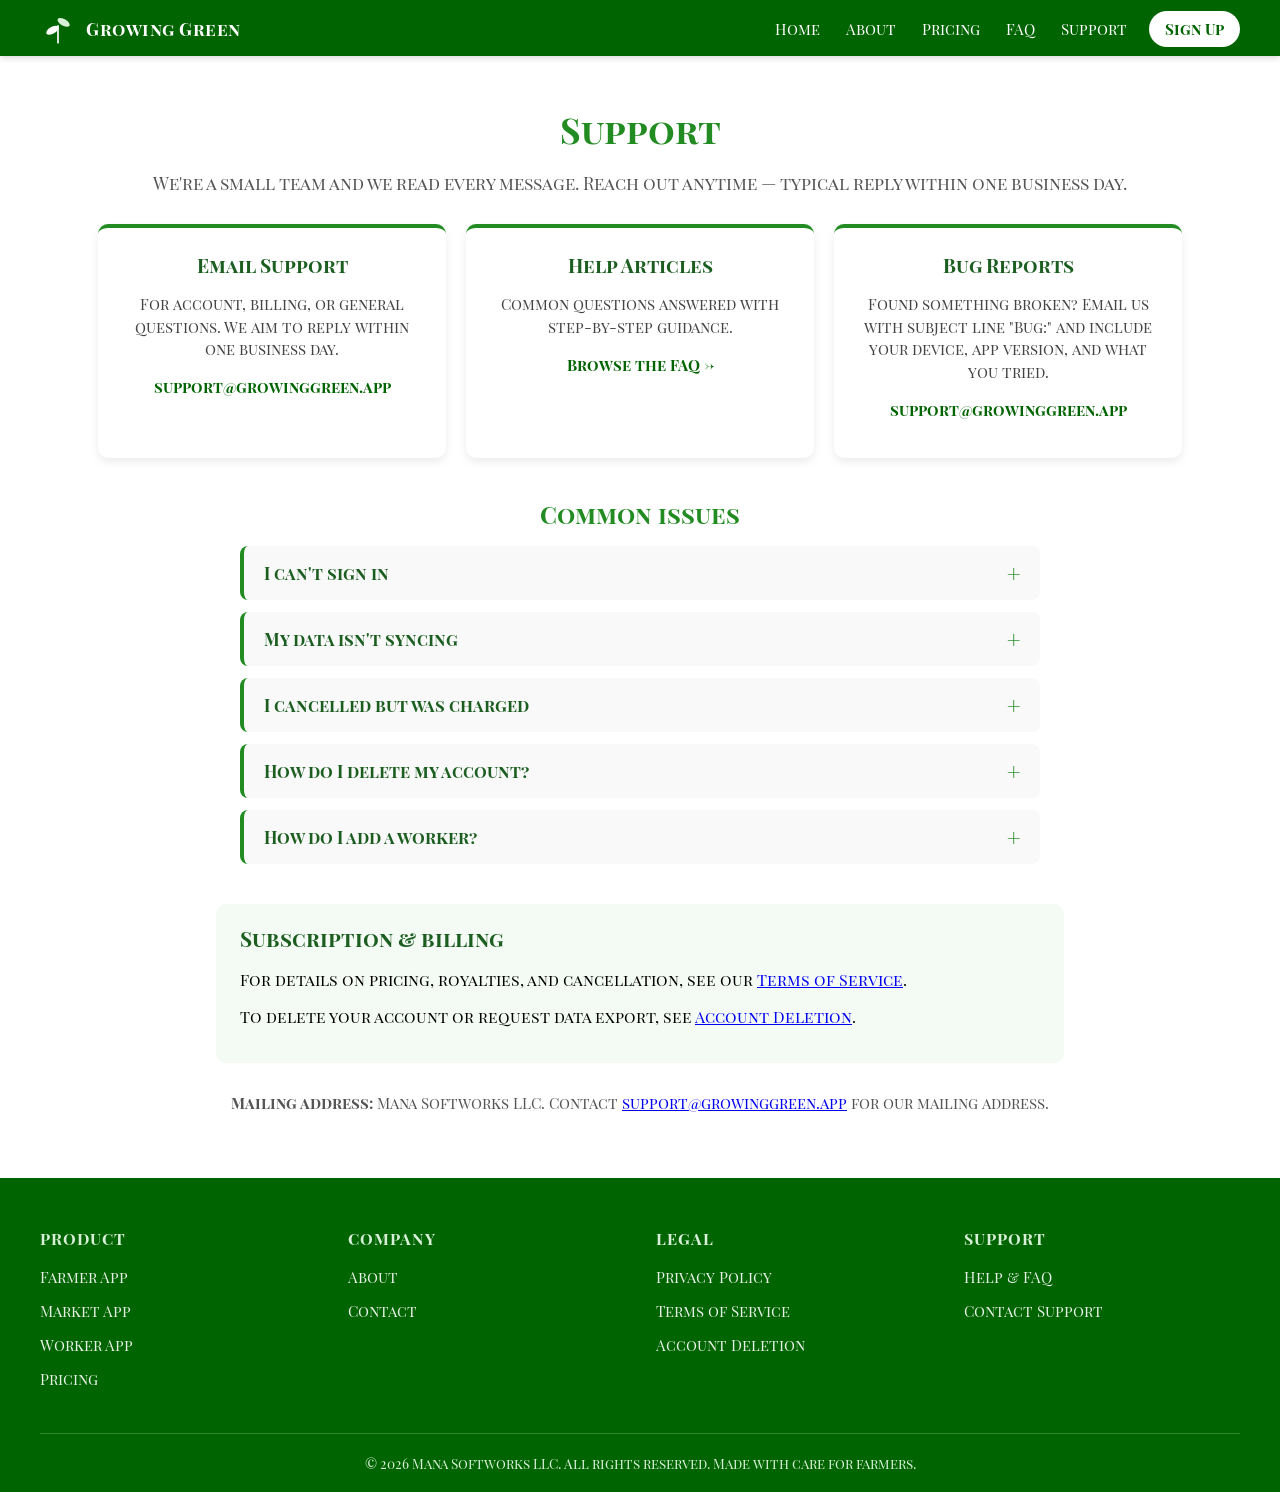
<file: support.html>
<!DOCTYPE html>
<html lang="en">
<head>
  <meta charset="UTF-8">
  <meta name="viewport" content="width=device-width, initial-scale=1.0">
  <title>Support — Growing Green</title>
  <meta name="description" content="Get help with Growing Green. Email support, common-issue help, and bug reports for our farm management apps.">
  <link rel="canonical" href="https://growinggreen.app/support.html">

  <link rel="icon" type="image/svg+xml" href="/assets/favicon.svg">
  <link rel="apple-touch-icon" href="/assets/favicon.svg">
  <link rel="manifest" href="/site.webmanifest">
  <meta name="theme-color" content="#228B22">

  <meta property="og:type" content="website">
  <meta property="og:url" content="https://growinggreen.app/support.html">
  <meta property="og:title" content="Support — Growing Green">
  <meta property="og:description" content="Get help with Growing Green. Email support, common-issue help, and bug reports.">
  <meta property="og:image" content="https://growinggreen.app/farm-sunset.jpg">
  <meta name="twitter:card" content="summary_large_image">
  <meta name="twitter:title" content="Support — Growing Green">
  <meta name="twitter:description" content="Get help with Growing Green. Email support, common-issue help, and bug reports.">
  <meta name="twitter:image" content="https://growinggreen.app/farm-sunset.jpg">

  <link rel="preconnect" href="https://fonts.googleapis.com">
  <link rel="preconnect" href="https://fonts.gstatic.com" crossorigin>
  <link href="https://fonts.googleapis.com/css2?family=Playfair+Display+SC:wght@400;700&display=swap" rel="stylesheet">
  <link rel="stylesheet" href="style.css">

  <!-- TODO: paste Plausible snippet here once signup is complete -->
  <!-- <script defer data-domain="growinggreen.app" src="https://plausible.io/js/script.js"></script> -->
</head>
<body>
  <nav class="site-nav" aria-label="Main">
    <div class="site-nav-inner">
      <a class="site-nav-brand" href="/">
        <img class="site-logo" src="/assets/logo-dark.svg" alt="">
        <span>Growing Green</span>
      </a>
      <button class="site-nav-toggle" aria-label="Toggle menu" aria-expanded="false" aria-controls="primary-nav">☰</button>
      <ul class="site-nav-links" id="primary-nav">
        <li><a href="/">Home</a></li>
        <li><a href="/about.html">About</a></li>
        <li><a href="/index.html#pricing">Pricing</a></li>
        <li><a href="/faq.html">FAQ</a></li>
        <li><a href="/support.html">Support</a></li>
        <li><a class="nav-cta" href="/signup.html">Sign Up</a></li>
      </ul>
    </div>
  </nav>

  <main class="support-section">
    <div class="support-container">
      <h1>Support</h1>
      <p class="support-sub">We're a small team and we read every message. Reach out anytime — typical reply within one business day.</p>

      <div class="support-cards">
        <div class="support-card">
          <h3>Email Support</h3>
          <p>For account, billing, or general questions. We aim to reply within one business day.</p>
          <p><a href="mailto:support@growinggreen.app">support@growinggreen.app</a></p>
        </div>
        <div class="support-card">
          <h3>Help Articles</h3>
          <p>Common questions answered with step-by-step guidance.</p>
          <p><a href="/faq.html">Browse the FAQ →</a></p>
        </div>
        <div class="support-card">
          <h3>Bug Reports</h3>
          <p>Found something broken? Email us with subject line "Bug:" and include your device, app version, and what you tried.</p>
          <p><a href="mailto:support@growinggreen.app?subject=Bug%3A%20">support@growinggreen.app</a></p>
        </div>
      </div>

      <div class="support-issues">
        <h2>Common issues</h2>
        <details class="faq-item">
          <summary>I can't sign in</summary>
          <p>Try the password reset link on the sign-in screen. If the reset email doesn't arrive within a few minutes, check your spam folder. Still stuck? Email <a href="mailto:support@growinggreen.app">support@growinggreen.app</a> from the address on your account.</p>
        </details>
        <details class="faq-item">
          <summary>My data isn't syncing</summary>
          <p>Growing Green is offline-first — the apps work without a connection and sync when you reconnect. Check your internet, then leave the app open for a minute. If sync still doesn't catch up, force-quit the app and reopen it. The pending-sync indicator in the top bar shows what's queued.</p>
        </details>
        <details class="faq-item">
          <summary>I cancelled but was charged</summary>
          <p>Cancellation takes effect at the end of your current billing cycle, not immediately. If you were charged after cancelling, send us your account email and we'll investigate within one business day.</p>
        </details>
        <details class="faq-item">
          <summary>How do I delete my account?</summary>
          <p>See <a href="/account-deletion.html">our account deletion page</a> for in-app and email options.</p>
        </details>
        <details class="faq-item">
          <summary>How do I add a worker?</summary>
          <p>In the Farmer App, go to <strong>Settings → Workers → Invite</strong> and enter the worker's email. They'll receive an invite link to download the Worker App and join your farm.</p>
        </details>
      </div>

      <div class="support-billing">
        <h2>Subscription &amp; billing</h2>
        <p>For details on pricing, royalties, and cancellation, see our <a href="/terms.html#5-subscription-terms">Terms of Service</a>.</p>
        <p>To delete your account or request data export, see <a href="/account-deletion.html">Account Deletion</a>.</p>
      </div>

      <p class="support-mailing">
        <strong>Mailing address:</strong> Mana Softworks LLC. Contact <a href="mailto:support@growinggreen.app">support@growinggreen.app</a> for our mailing address.
      </p>
    </div>
  </main>

  <footer class="site-footer">
    <div class="site-footer-inner">
      <div class="site-footer-col">
        <h4>Product</h4>
        <ul>
          <li><a href="https://admin.growinggreen.app">Farmer App</a></li>
          <li><a href="https://shop.growinggreen.app">Market App</a></li>
          <li><a href="https://team.growinggreen.app">Worker App</a></li>
          <li><a href="/index.html#pricing">Pricing</a></li>
        </ul>
      </div>
      <div class="site-footer-col">
        <h4>Company</h4>
        <ul>
          <li><a href="/about.html">About</a></li>
          <li><a href="mailto:hello@growinggreen.app">Contact</a></li>
        </ul>
      </div>
      <div class="site-footer-col">
        <h4>Legal</h4>
        <ul>
          <li><a href="/privacy.html">Privacy Policy</a></li>
          <li><a href="/terms.html">Terms of Service</a></li>
          <li><a href="/account-deletion.html">Account Deletion</a></li>
        </ul>
      </div>
      <div class="site-footer-col">
        <h4>Support</h4>
        <ul>
          <li><a href="/faq.html">Help &amp; FAQ</a></li>
          <li><a href="/support.html">Contact Support</a></li>
        </ul>
      </div>
    </div>
    <div class="site-footer-bottom">
      © 2026 Mana Softworks LLC. All rights reserved. Made with care for farmers.
    </div>
  </footer>

  <script>
    (function() {
      var toggle = document.querySelector('.site-nav-toggle');
      var links = document.getElementById('primary-nav');
      if (!toggle || !links) return;
      toggle.addEventListener('click', function() {
        var open = links.classList.toggle('open');
        toggle.setAttribute('aria-expanded', open ? 'true' : 'false');
      });
    })();
  </script>
</body>
</html>
</file>
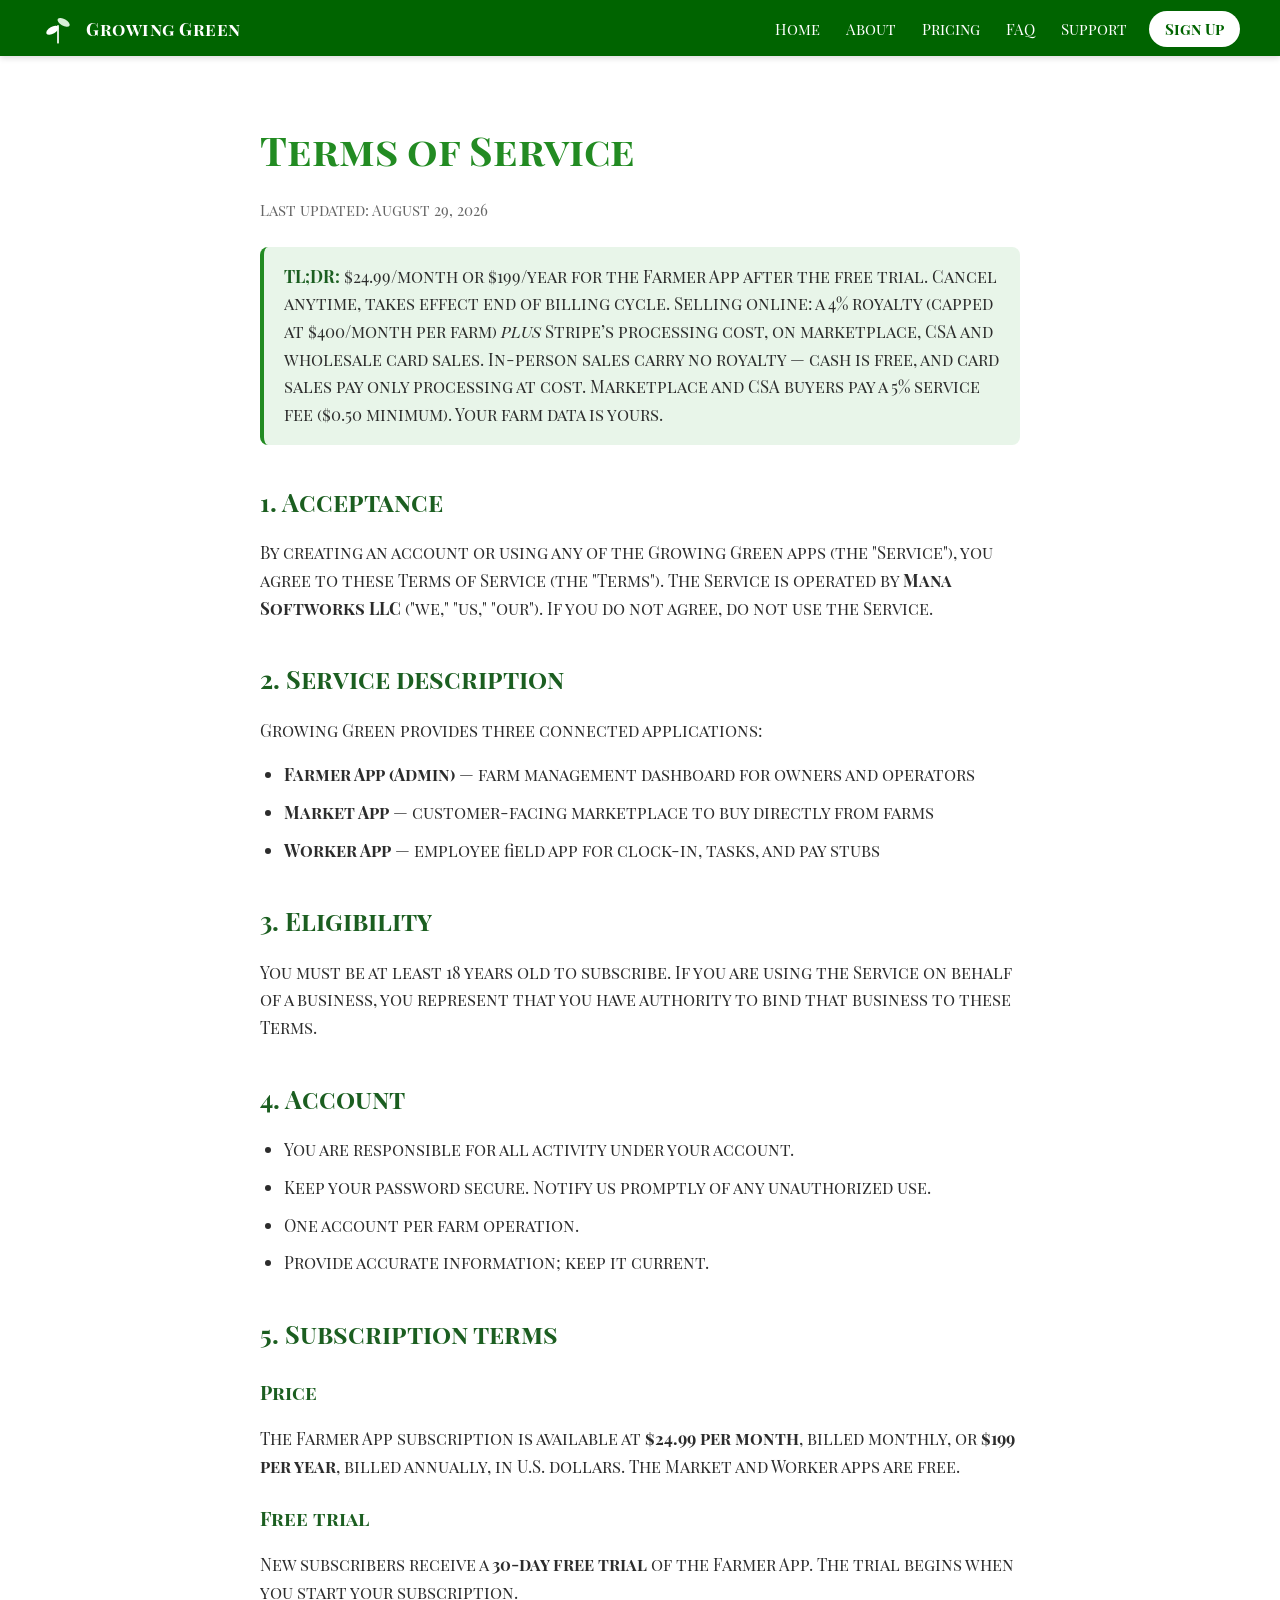
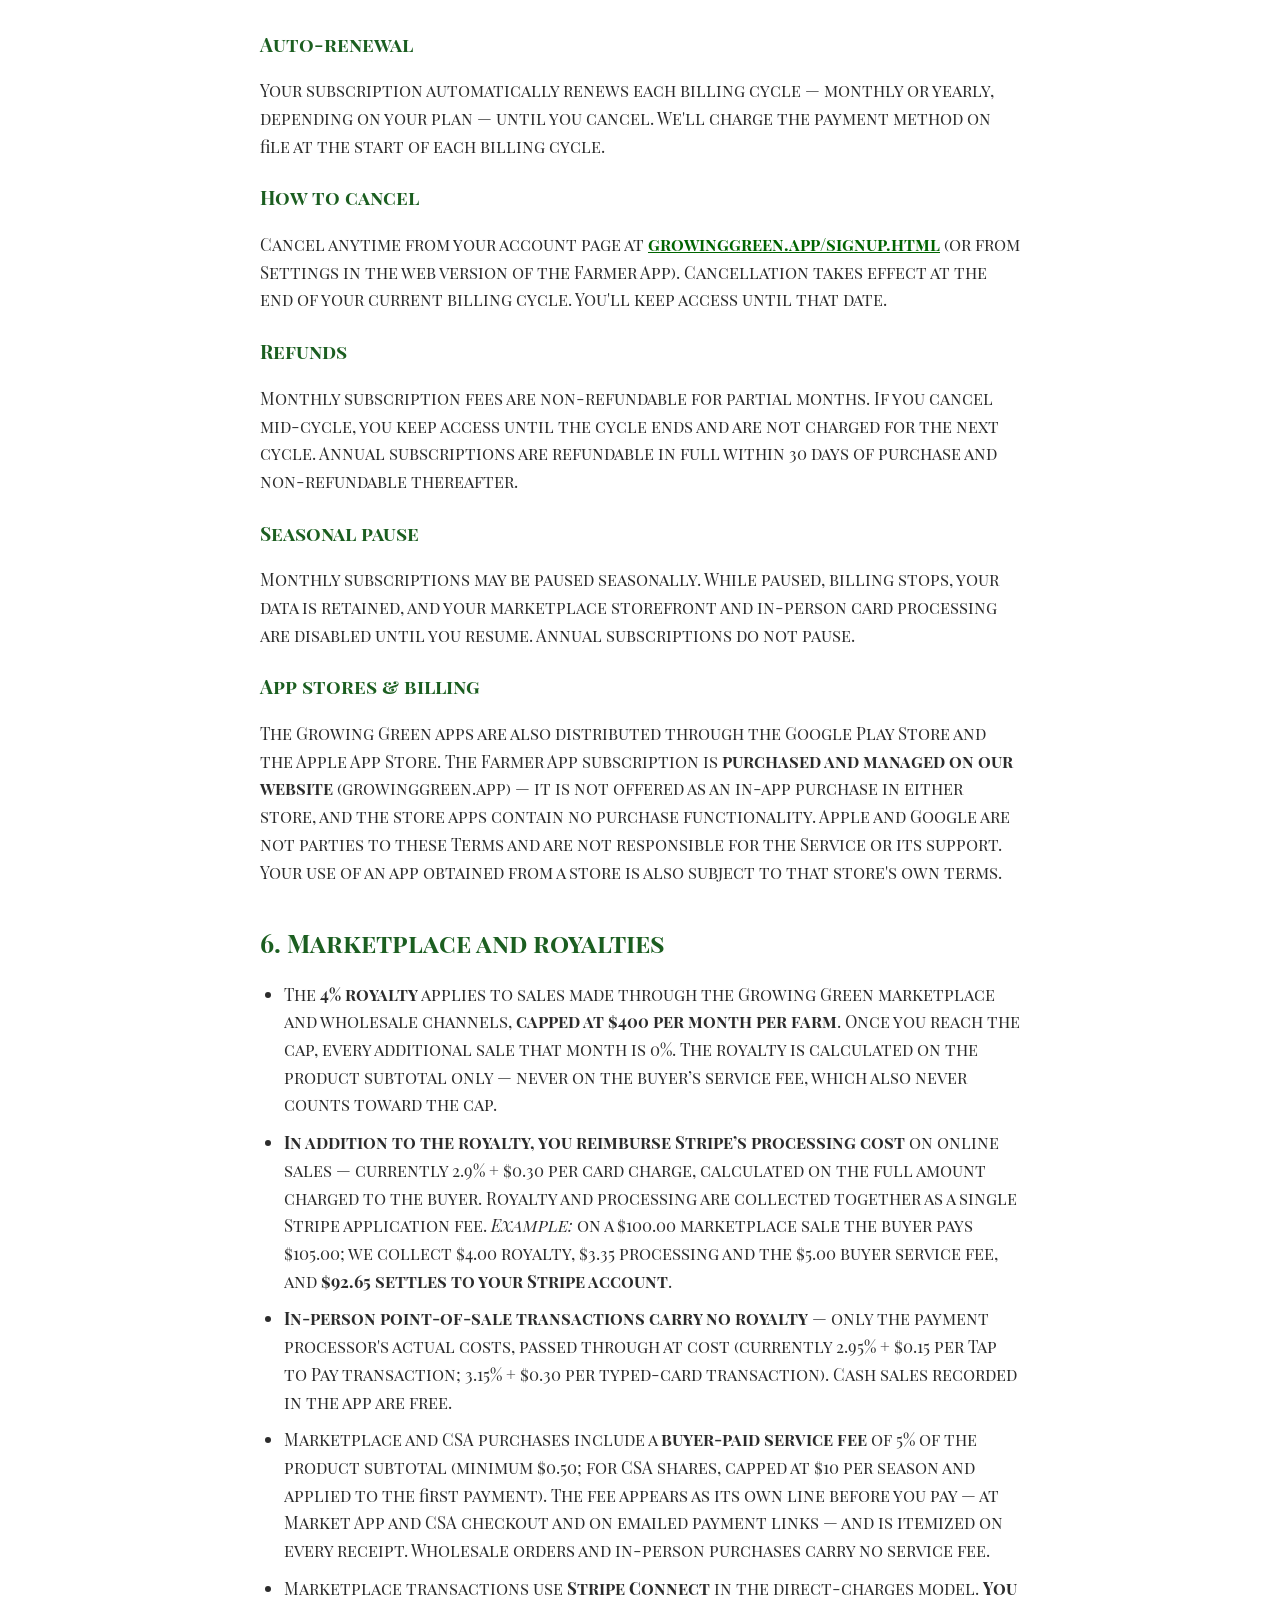
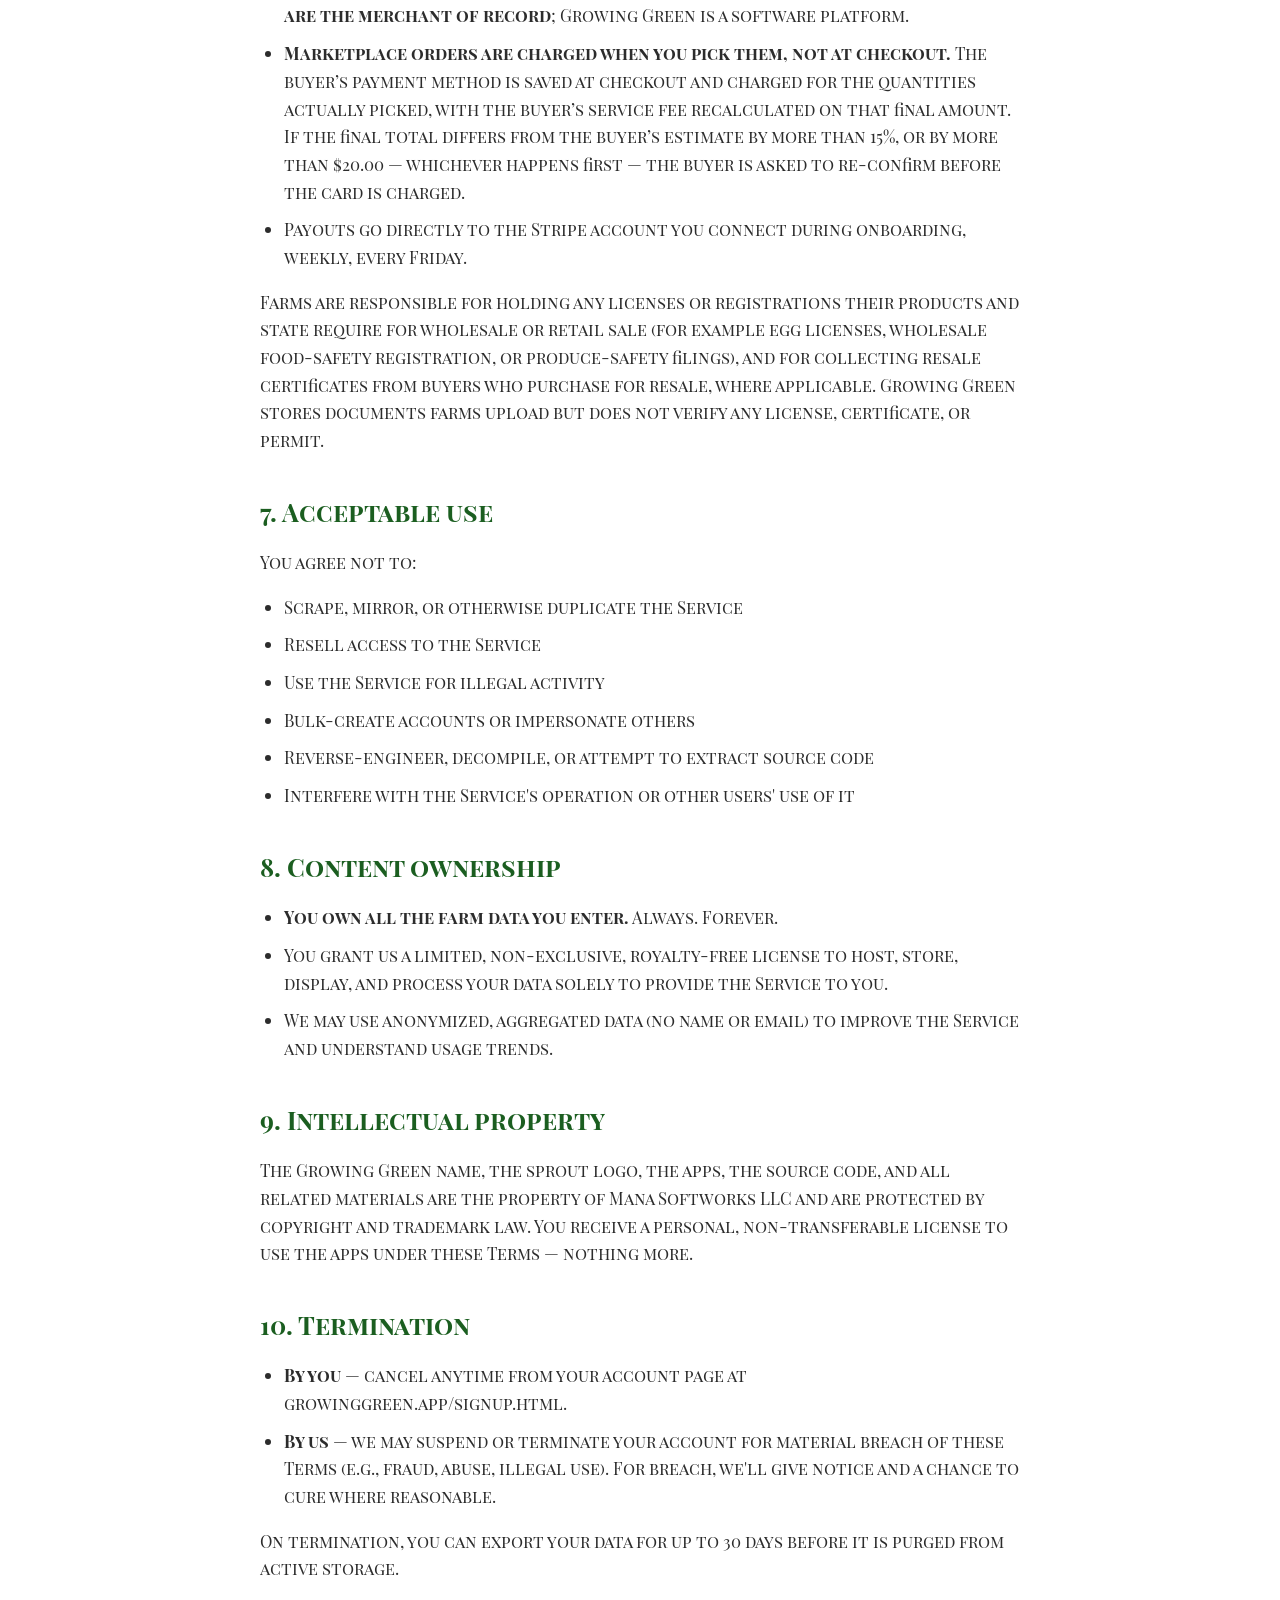
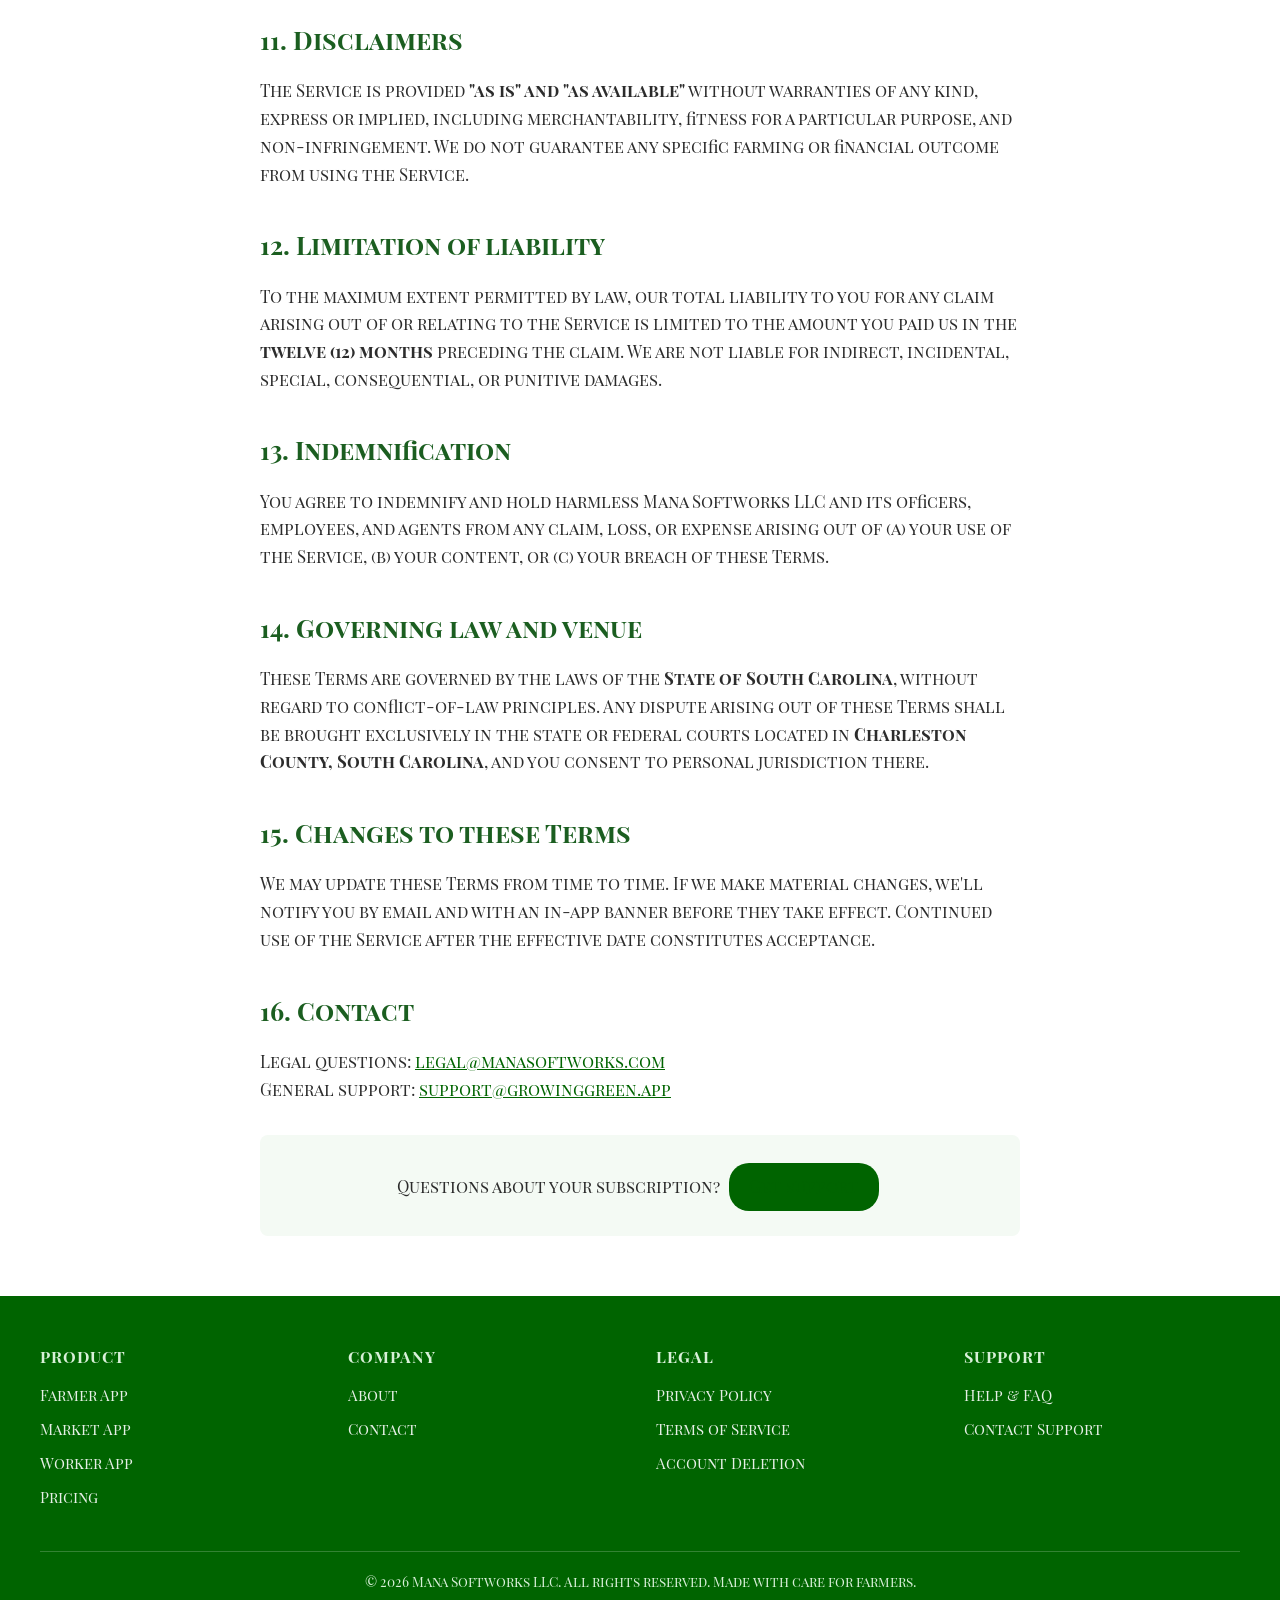
<file: terms.html>
<!DOCTYPE html>
<html lang="en">
<head>
  <meta charset="UTF-8">
  <meta name="viewport" content="width=device-width, initial-scale=1.0">
  <title>Terms of Service — Growing Green</title>
  <meta name="description" content="Terms of Service and EULA for the Growing Green farm management apps and marketplace, operated by Mana Softworks LLC.">
  <link rel="canonical" href="https://growinggreen.app/terms.html">

  <link rel="icon" type="image/svg+xml" href="/assets/favicon.svg">
  <link rel="apple-touch-icon" href="/assets/favicon.svg">
  <link rel="manifest" href="/site.webmanifest">
  <meta name="theme-color" content="#228B22">

  <meta property="og:type" content="website">
  <meta property="og:url" content="https://growinggreen.app/terms.html">
  <meta property="og:title" content="Terms of Service — Growing Green">
  <meta property="og:description" content="Terms of Service and EULA for the Growing Green farm management apps and marketplace.">
  <meta property="og:image" content="https://growinggreen.app/farm-sunset.jpg">
  <meta name="twitter:card" content="summary_large_image">
  <meta name="twitter:title" content="Terms of Service — Growing Green">
  <meta name="twitter:description" content="Terms of Service and EULA for the Growing Green farm management apps and marketplace.">
  <meta name="twitter:image" content="https://growinggreen.app/farm-sunset.jpg">

  <link rel="preconnect" href="https://fonts.googleapis.com">
  <link rel="preconnect" href="https://fonts.gstatic.com" crossorigin>
  <link href="https://fonts.googleapis.com/css2?family=Playfair+Display+SC:wght@400;700&display=swap" rel="stylesheet">
  <link rel="stylesheet" href="style.css">

  <!-- TODO: paste Plausible snippet here once signup is complete -->
  <!-- <script defer data-domain="growinggreen.app" src="https://plausible.io/js/script.js"></script> -->
</head>
<body>
  <nav class="site-nav" aria-label="Main">
    <div class="site-nav-inner">
      <a class="site-nav-brand" href="/">
        <img class="site-logo" src="/assets/logo-dark.svg" alt="">
        <span>Growing Green</span>
      </a>
      <button class="site-nav-toggle" aria-label="Toggle menu" aria-expanded="false" aria-controls="primary-nav">☰</button>
      <ul class="site-nav-links" id="primary-nav">
        <li><a href="/">Home</a></li>
        <li><a href="/about.html">About</a></li>
        <li><a href="/index.html#pricing">Pricing</a></li>
        <li><a href="/faq.html">FAQ</a></li>
        <li><a href="/support.html">Support</a></li>
        <li><a class="nav-cta" href="/signup.html">Sign Up</a></li>
      </ul>
    </div>
  </nav>

  <main class="legal-doc">
    <div class="legal-doc-container">
      <h1>Terms of Service</h1>
      <p class="last-updated">Last updated: August 29, 2026</p>

      <div class="tldr-box">
        <strong>TL;DR:</strong> $24.99/month or $199/year for the Farmer App after the free trial. Cancel anytime, takes effect end of billing cycle. Selling online: a 4% royalty (capped at $400/month per farm) <em>plus</em> Stripe’s processing cost, on marketplace, CSA and wholesale card sales. In-person sales carry no royalty — cash is free, and card sales pay only processing at cost. Marketplace and CSA buyers pay a 5% service fee ($0.50 minimum). Your farm data is yours.
      </div>

      <h2>1. Acceptance</h2>
      <p>By creating an account or using any of the Growing Green apps (the "Service"), you agree to these Terms of Service (the "Terms"). The Service is operated by <strong>Mana Softworks LLC</strong> ("we," "us," "our"). If you do not agree, do not use the Service.</p>

      <h2>2. Service description</h2>
      <p>Growing Green provides three connected applications:</p>
      <ul>
        <li><strong>Farmer App (Admin)</strong> — farm management dashboard for owners and operators</li>
        <li><strong>Market App</strong> — customer-facing marketplace to buy directly from farms</li>
        <li><strong>Worker App</strong> — employee field app for clock-in, tasks, and pay stubs</li>
      </ul>

      <h2>3. Eligibility</h2>
      <p>You must be at least 18 years old to subscribe. If you are using the Service on behalf of a business, you represent that you have authority to bind that business to these Terms.</p>

      <h2>4. Account</h2>
      <ul>
        <li>You are responsible for all activity under your account.</li>
        <li>Keep your password secure. Notify us promptly of any unauthorized use.</li>
        <li>One account per farm operation.</li>
        <li>Provide accurate information; keep it current.</li>
      </ul>

      <h2 id="5-subscription-terms">5. Subscription terms</h2>
      <h3>Price</h3>
      <p>The Farmer App subscription is available at <strong>$24.99 per month</strong>, billed monthly, or <strong>$199 per year</strong>, billed annually, in U.S. dollars. The Market and Worker apps are free.</p>

      <h3>Free trial</h3>
      <p>New subscribers receive a <strong>30-day free trial</strong> of the Farmer App. The trial begins when you start your subscription.</p>

      <h3>Auto-renewal</h3>
      <p>Your subscription automatically renews each billing cycle — monthly or yearly, depending on your plan — until you cancel. We'll charge the payment method on file at the start of each billing cycle.</p>

      <h3>How to cancel</h3>
      <p>Cancel anytime from your account page at <a href="/signup.html"><strong>growinggreen.app/signup.html</strong></a> (or from Settings in the web version of the Farmer App). Cancellation takes effect at the end of your current billing cycle. You'll keep access until that date.</p>

      <h3>Refunds</h3>
      <p>Monthly subscription fees are non-refundable for partial months. If you cancel mid-cycle, you keep access until the cycle ends and are not charged for the next cycle. Annual subscriptions are refundable in full within 30 days of purchase and non-refundable thereafter.</p>

      <h3>Seasonal pause</h3>
      <p>Monthly subscriptions may be paused seasonally. While paused, billing stops, your data is retained, and your marketplace storefront and in-person card processing are disabled until you resume. Annual subscriptions do not pause.</p>

      <h3>App stores &amp; billing</h3>
      <p>The Growing Green apps are also distributed through the Google Play Store and the Apple App Store. The Farmer App subscription is <strong>purchased and managed on our website</strong> (growinggreen.app) — it is not offered as an in-app purchase in either store, and the store apps contain no purchase functionality. Apple and Google are not parties to these Terms and are not responsible for the Service or its support. Your use of an app obtained from a store is also subject to that store's own terms.</p>

      <h2>6. Marketplace and royalties</h2>
      <ul>
        <li>The <strong>4% royalty</strong> applies to sales made through the Growing Green marketplace and wholesale channels, <strong>capped at $400 per month per farm</strong>. Once you reach the cap, every additional sale that month is 0%. The royalty is calculated on the product subtotal only — never on the buyer’s service fee, which also never counts toward the cap.</li>
        <li><strong>In addition to the royalty, you reimburse Stripe’s processing cost</strong> on online sales — currently 2.9% + $0.30 per card charge, calculated on the full amount charged to the buyer. Royalty and processing are collected together as a single Stripe application fee. <em>Example:</em> on a $100.00 marketplace sale the buyer pays $105.00; we collect $4.00 royalty, $3.35 processing and the $5.00 buyer service fee, and <strong>$92.65 settles to your Stripe account</strong>.</li>
        <li><strong>In-person point-of-sale transactions carry no royalty</strong> — only the payment processor's actual costs, passed through at cost (currently 2.95% + $0.15 per Tap to Pay transaction; 3.15% + $0.30 per typed-card transaction). Cash sales recorded in the app are free.</li>
        <li>Marketplace and CSA purchases include a <strong>buyer-paid service fee</strong> of 5% of the product subtotal (minimum $0.50; for CSA shares, capped at $10 per season and applied to the first payment). The fee appears as its own line before you pay — at Market App and CSA checkout and on emailed payment links — and is itemized on every receipt. Wholesale orders and in-person purchases carry no service fee.</li>
        <li>Marketplace transactions use <strong>Stripe Connect</strong> in the direct-charges model. <strong>You are the merchant of record</strong>; Growing Green is a software platform.</li>
        <li><strong>Marketplace orders are charged when you pick them, not at checkout.</strong> The buyer’s payment method is saved at checkout and charged for the quantities actually picked, with the buyer’s service fee recalculated on that final amount. If the final total differs from the buyer’s estimate by more than 15%, or by more than $20.00 — whichever happens first — the buyer is asked to re-confirm before the card is charged.</li>
        <li>Payouts go directly to the Stripe account you connect during onboarding, weekly, every Friday.</li>
      </ul>

      <p>Farms are responsible for holding any licenses or registrations their products and state require for wholesale or retail sale (for example egg licenses, wholesale food-safety registration, or produce-safety filings), and for collecting resale certificates from buyers who purchase for resale, where applicable. Growing Green stores documents farms upload but does not verify any license, certificate, or permit.</p>

      <h2>7. Acceptable use</h2>
      <p>You agree not to:</p>
      <ul>
        <li>Scrape, mirror, or otherwise duplicate the Service</li>
        <li>Resell access to the Service</li>
        <li>Use the Service for illegal activity</li>
        <li>Bulk-create accounts or impersonate others</li>
        <li>Reverse-engineer, decompile, or attempt to extract source code</li>
        <li>Interfere with the Service's operation or other users' use of it</li>
      </ul>

      <h2>8. Content ownership</h2>
      <ul>
        <li><strong>You own all the farm data you enter.</strong> Always. Forever.</li>
        <li>You grant us a limited, non-exclusive, royalty-free license to host, store, display, and process your data solely to provide the Service to you.</li>
        <li>We may use anonymized, aggregated data (no name or email) to improve the Service and understand usage trends.</li>
      </ul>

      <h2>9. Intellectual property</h2>
      <p>The Growing Green name, the sprout logo, the apps, the source code, and all related materials are the property of Mana Softworks LLC and are protected by copyright and trademark law. You receive a personal, non-transferable license to use the apps under these Terms — nothing more.</p>

      <h2>10. Termination</h2>
      <ul>
        <li><strong>By you</strong> — cancel anytime from your account page at growinggreen.app/signup.html.</li>
        <li><strong>By us</strong> — we may suspend or terminate your account for material breach of these Terms (e.g., fraud, abuse, illegal use). For breach, we'll give notice and a chance to cure where reasonable.</li>
      </ul>
      <p>On termination, you can export your data for up to 30 days before it is purged from active storage.</p>

      <h2>11. Disclaimers</h2>
      <p>The Service is provided <strong>"as is" and "as available"</strong> without warranties of any kind, express or implied, including merchantability, fitness for a particular purpose, and non-infringement. We do not guarantee any specific farming or financial outcome from using the Service.</p>

      <h2>12. Limitation of liability</h2>
      <p>To the maximum extent permitted by law, our total liability to you for any claim arising out of or relating to the Service is limited to the amount you paid us in the <strong>twelve (12) months</strong> preceding the claim. We are not liable for indirect, incidental, special, consequential, or punitive damages.</p>

      <h2>13. Indemnification</h2>
      <p>You agree to indemnify and hold harmless Mana Softworks LLC and its officers, employees, and agents from any claim, loss, or expense arising out of (a) your use of the Service, (b) your content, or (c) your breach of these Terms.</p>

      <h2>14. Governing law and venue</h2>
      <p>These Terms are governed by the laws of the <strong>State of South Carolina</strong>, without regard to conflict-of-law principles. Any dispute arising out of these Terms shall be brought exclusively in the state or federal courts located in <strong>Charleston County, South Carolina</strong>, and you consent to personal jurisdiction there.</p>

      <h2>15. Changes to these Terms</h2>
      <p>We may update these Terms from time to time. If we make material changes, we'll notify you by email and with an in-app banner before they take effect. Continued use of the Service after the effective date constitutes acceptance.</p>

      <h2>16. Contact</h2>
      <p>Legal questions: <a href="mailto:legal@manasoftworks.com">legal@manasoftworks.com</a><br>
      General support: <a href="mailto:support@growinggreen.app">support@growinggreen.app</a></p>

      <div class="cta-strip">
        Questions about your subscription? <a class="download" href="/support.html">Get support</a>
      </div>
    </div>
  </main>

  <footer class="site-footer">
    <div class="site-footer-inner">
      <div class="site-footer-col">
        <h4>Product</h4>
        <ul>
          <li><a href="https://admin.growinggreen.app">Farmer App</a></li>
          <li><a href="https://shop.growinggreen.app">Market App</a></li>
          <li><a href="https://team.growinggreen.app">Worker App</a></li>
          <li><a href="/index.html#pricing">Pricing</a></li>
        </ul>
      </div>
      <div class="site-footer-col">
        <h4>Company</h4>
        <ul>
          <li><a href="/about.html">About</a></li>
          <li><a href="mailto:hello@growinggreen.app">Contact</a></li>
        </ul>
      </div>
      <div class="site-footer-col">
        <h4>Legal</h4>
        <ul>
          <li><a href="/privacy.html">Privacy Policy</a></li>
          <li><a href="/terms.html">Terms of Service</a></li>
          <li><a href="/account-deletion.html">Account Deletion</a></li>
        </ul>
      </div>
      <div class="site-footer-col">
        <h4>Support</h4>
        <ul>
          <li><a href="/faq.html">Help &amp; FAQ</a></li>
          <li><a href="/support.html">Contact Support</a></li>
        </ul>
      </div>
    </div>
    <div class="site-footer-bottom">
      © 2026 Mana Softworks LLC. All rights reserved. Made with care for farmers.
    </div>
  </footer>

  <script>
    (function() {
      var toggle = document.querySelector('.site-nav-toggle');
      var links = document.getElementById('primary-nav');
      if (!toggle || !links) return;
      toggle.addEventListener('click', function() {
        var open = links.classList.toggle('open');
        toggle.setAttribute('aria-expanded', open ? 'true' : 'false');
      });
    })();
  </script>
</body>
</html>
</file>
<file: style.css>
body {
  font-family: 'Playfair Display SC', serif; /* Serif font */
  background-color: #228B22; /* Uniform medium green background */
  color: white;
  margin: 0;
  padding: 0;
  text-align: center;
}

/* =========================================================
   Sticky top navigation (shared across all public pages)
   ========================================================= */
.site-nav {
  position: sticky;
  top: 0;
  z-index: 100;
  background-color: #006400;
  box-shadow: 0 2px 6px rgba(0, 0, 0, 0.15);
}

.site-nav-inner {
  max-width: 1200px;
  margin: 0 auto;
  padding: 10px 20px;
  display: flex;
  align-items: center;
  justify-content: space-between;
  gap: 16px;
}

.site-nav-brand {
  display: flex;
  align-items: center;
  gap: 10px;
  text-decoration: none;
  color: white;
  font-size: 1.1em;
  font-weight: 700;
  letter-spacing: 0.5px;
  flex-shrink: 0;
}

.site-logo {
  height: 36px;
  width: auto;
  display: block;
}

.site-nav-links {
  display: flex;
  align-items: center;
  gap: 18px;
  list-style: none;
  margin: 0;
  padding: 0;
}

.site-nav-links a {
  color: white;
  text-decoration: none;
  font-size: 0.95em;
  padding: 6px 4px;
  border-bottom: 2px solid transparent;
  transition: border-color 0.2s;
}

.site-nav-links a:hover {
  border-bottom-color: white;
}

.site-nav-links .nav-cta {
  background-color: white;
  color: #006400;
  padding: 8px 16px;
  border-radius: 20px;
  font-weight: 700;
  border: none;
}

.site-nav-links .nav-cta:hover {
  background-color: #d8f0d8;
  border-bottom-color: transparent;
}

.site-nav-toggle {
  display: none;
  background: none;
  border: 2px solid white;
  border-radius: 6px;
  color: white;
  font-size: 1.4em;
  width: 44px;
  height: 44px;
  cursor: pointer;
  line-height: 1;
  padding: 0;
}

@media (max-width: 768px) {
  .site-nav-toggle { display: block; }

  .site-nav-links {
    display: none;
    position: absolute;
    top: 100%;
    left: 0;
    right: 0;
    flex-direction: column;
    gap: 0;
    background-color: #006400;
    padding: 8px 0;
    box-shadow: 0 4px 8px rgba(0, 0, 0, 0.2);
  }

  .site-nav-links.open { display: flex; }

  .site-nav-links li {
    width: 100%;
    text-align: center;
  }

  .site-nav-links a {
    display: block;
    padding: 14px 20px;
    border-bottom: 1px solid rgba(255, 255, 255, 0.15);
  }

  .site-nav-links a:hover { border-bottom-color: rgba(255, 255, 255, 0.15); }

  .site-nav-links .nav-cta {
    margin: 8px 20px;
    padding: 12px 16px;
    border-bottom: none;
  }
}

/* =========================================================
   Header / hero
   ========================================================= */
header {
  background-image: url('farm-sunset.jpg'); /* Your image as backdrop */
  background-size: cover; /* Full cover */
  background-position: center; /* Centered */
  padding: 200px 20px; /* Increased padding for taller header */
  position: relative; /* For overlay */
}

header::before {
  content: "";
  position: absolute;
  top: 0;
  left: 0;
  width: 100%;
  height: 100%;
  background-color: rgba(0, 100, 0, 0.5); /* Semi-transparent dark green overlay for text readability */
  z-index: 1;
}

header h1, header p, header .hero-cta {
  position: relative;
  z-index: 2; /* Title/subheader on top of overlay */
  margin: 0;
}

h1 {
  font-size: 3em; /* Larger for impact */
  margin-bottom: 10px;
}

.logo {
  position: absolute;
  top: 20px;
  right: 20px;
  font-size: 1.2em; /* Placeholder—replace with img */
}

header p {
  font-size: 1.2em;
}

header .hero-cta {
  display: inline-block;
  margin-top: 28px;
}

.download.cta-large {
  padding: 16px 32px;
  font-size: 1.15em;
  border-radius: 30px;
  letter-spacing: 0.3px;
}

/* =========================================================
   Trust strip below hero
   ========================================================= */
.trust-strip {
  background-color: #f4faf4;
  color: #1b5e20;
  padding: 14px 20px;
  font-size: 0.95em;
  letter-spacing: 0.3px;
  display: flex;
  flex-wrap: wrap;
  justify-content: center;
  column-gap: 8px;
  row-gap: 4px;
}

.trust-strip span {
  margin: 0;
}

/* =========================================================
   Products header / panels
   ========================================================= */
.products-header,
.features-header {
  background-color: white; /* White background for contrast */
  padding: 20px;
  margin: 20px 0;
  scroll-margin-top: 80px; /* Offset sticky nav when anchored */
}

.products-header h2,
.features-header h2 {
  font-size: 2.5em;
  color: #228B22; /* Green text for title */
  margin: 0;
}

.products-panels {
  display: flex;
  justify-content: space-around; /* Even spacing */
  flex-wrap: wrap; /* Wrap on smaller screens */
  padding: 20px;
}

.panel {
  background-color: white;
  border-radius: 10px;
  padding: 20px;
  margin: 10px;
  width: 300px; /* Fixed width for consistency */
  box-shadow: 0 4px 8px rgba(0, 0, 0, 0.2); /* Subtle shadow */
  color: black; /* Dark text inside panels */
  text-align: center;
}

.panel-image {
  height: 200px; /* Fixed height for image boxes */
  background-color: white; /* White placeholder for images */
  display: flex; /* Flex for centering */
  align-items: center; /* Vertical center */
  justify-content: center; /* Horizontal center */
  overflow: hidden; /* Prevent overflow */
  margin-bottom: 10px; /* Space below image */
}

.panel-image img {
  max-width: 100%; /* Scale to fit panel */
  max-height: 100%; /* Keep dominant without overflow */
  object-fit: contain; /* Preserve aspect, no distortion */
  display: block; /* Treat as block for better centering */
  margin: 0 auto; /* Fallback horizontal centering */
}

.panel h2 {
  font-size: 1.8em;
  margin: 10px 0;
  color: #228B22; /* Green headers to match row */
}

.panel p {
  font-size: 1em;
  margin: 10px 0;
  color: black; /* Dark text for readability */
  word-wrap: break-word; /* Fix text overflow/jumbling */
}

.download {
  display: inline-block;
  background-color: #006400;
  color: white;
  border: none;
  padding: 10px 20px;
  margin: 5px;
  cursor: pointer;
  border-radius: 20px;
  text-decoration: none;
  font-size: inherit;
}

.download:hover {
  background-color: #228B22;
}

/* App store badge row beneath product CTAs */
.app-store-badges {
  display: flex;
  flex-wrap: wrap;
  justify-content: center;
  gap: 8px;
  margin-top: 8px;
}

.app-store-badge {
  display: inline-flex;
  flex-direction: column;
  align-items: center;
  background-color: #1c1c1c;
  color: white;
  padding: 6px 14px;
  border-radius: 8px;
  text-decoration: none;
  line-height: 1.1;
  font-family: inherit;
  border: 1px solid #333;
}

.app-store-badge .badge-small {
  font-size: 0.65em;
  opacity: 0.9;
  letter-spacing: 0.5px;
}

.app-store-badge .badge-big {
  font-size: 0.95em;
  font-weight: 700;
}

.app-store-badge:hover { background-color: #333; }

.showcase-cta {
  display: inline-block;
  margin-top: 12px;
  color: #006400;
  text-decoration: none;
  font-weight: 700;
  border-bottom: 2px solid transparent;
}

.showcase-cta:hover { border-bottom-color: #006400; }

/* =========================================================
   App showcases
   ========================================================= */
.farmer-app-showcase,
.market-app-showcase,
.worker-app-showcase {
  background-color: white; /* White background for the row */
  padding: 40px 20px; /* Larger padding for emphasis */
  margin: 20px 0;
}

.showcase-container {
  display: flex;
  justify-content: space-between;
  align-items: flex-start;
  max-width: 1200px; /* Larger width for showcase */
  margin: 0 auto;
  color: black; /* Dark text for readability */
}

.showcase-container.reverse {
  flex-direction: row-reverse; /* Reverse for text left, images right */
}

.showcase-images {
  flex: 1;
  position: relative; /* For overlapping images */
  height: 400px; /* Fixed height for slideshow dominance */
  overflow: hidden; /* Hide overflow */
  margin: 0 60px 0 10px; /* Increased right margin for more space from text, small left margin */
  padding: 10px; /* Small white margins */
  background-color: white; /* Minimal white frame */
  border-radius: 10px; /* Slight rounding */
}

.showcase-container.reverse .showcase-images {
  margin: 0 10px 0 60px; /* Flip margins for reversed layout */
}

.showcase-images img {
  position: absolute; /* Overlap for slideshow */
  top: 0;
  left: 0;
  width: 100%;
  height: 100%;
  object-fit: cover; /* Fill with cropping for dominance */
  opacity: 0; /* Hidden by default */
  transition: opacity 1s ease-in-out; /* Slow fade */
  animation: slideshow 15s infinite; /* 5s per image, total cycle 15s for 3 images */
}

.showcase-images img:nth-child(1) { animation-delay: 0s; }
.showcase-images img:nth-child(2) { animation-delay: 5s; }
.showcase-images img:nth-child(3) { animation-delay: 10s; }

@keyframes slideshow {
  0% { opacity: 0; }
  6% { opacity: 1; } /* Fade in */
  33% { opacity: 1; } /* Hold */
  39% { opacity: 0; } /* Fade out */
  100% { opacity: 0; }
}

.showcase-text {
  flex: 1;
  text-align: left; /* Left-align for readability */
  margin: 0 10px; /* Equal margins for balance */
}

.showcase-text h2 {
  font-size: 2em;
  color: #228B22; /* Green header */
  margin-bottom: 10px;
}

.showcase-text p {
  font-size: 1.2em;
  margin-bottom: 20px;
}

.showcase-text h3 {
  font-size: 1.5em;
  color: #228B22; /* Green subheaders */
  margin: 20px 0 10px;
}

.showcase-text ul {
  list-style-type: disc;
  padding-left: 20px;
}

.section-divider {
  border-bottom: 4px solid #006400; /* Robust dark green border */
  margin: 20px 0;
}

/* =========================================================
   Comparison table (homepage, "Why Growing Green vs alternatives")
   ========================================================= */
.comparison-section {
  background-color: white;
  color: black;
  padding: 40px 20px;
  margin: 20px 0;
}

.comparison-container {
  max-width: 1000px;
  margin: 0 auto;
  text-align: center;
}

.comparison-container h2 {
  font-size: 2em;
  color: #228B22;
  margin-bottom: 20px;
}

.comparison-table {
  width: 100%;
  border-collapse: separate; /* Prevents Safari sticky-column border artifacts */
  border-spacing: 0;
  margin-top: 20px;
  font-size: 0.95em;
  background-color: white;
  box-shadow: 0 2px 6px rgba(0, 0, 0, 0.08);
}

.comparison-table th,
.comparison-table td {
  padding: 14px 12px;
  border-bottom: 1px solid #eee;
  text-align: left;
}

.comparison-table th {
  background-color: #f4faf4;
  color: #1b5e20;
  font-weight: 700;
}

/* Sticky first column while the table scrolls horizontally on phones */
.comparison-table th:first-child,
.comparison-table td:first-child {
  position: sticky;
  left: 0;
  z-index: 1;
  background-color: white;
  box-shadow: 2px 0 4px rgba(0, 0, 0, 0.06);
}

.comparison-table thead th:first-child {
  background-color: #f4faf4;
}

.comparison-table th.gg-col,
.comparison-table td.gg-col {
  background-color: #e8f5e9;
  color: #1b5e20;
  font-weight: 600;
}

.comparison-table tr:last-child td {
  border-bottom: none;
}

.comparison-note {
  font-size: 0.85em;
  color: #666;
  margin-top: 12px;
}

/* =========================================================
   Pricing
   ========================================================= */
.pricing-section {
  background-color: white; /* White background for contrast */
  padding: 40px 20px;
  margin: 20px 0;
  color: black; /* Dark text for readability */
  scroll-margin-top: 80px; /* Offset sticky nav when anchored */
}

.pricing-container {
  max-width: 1200px;
  margin: 0 auto;
  text-align: center;
}

.pricing-container h2 {
  font-size: 2.5em;
  color: #228B22; /* Green header */
  margin-bottom: 20px;
}

.pricing-container > p {
  font-size: 1.2em;
  margin-bottom: 30px;
}

.pricing-tiers {
  display: flex;
  justify-content: space-around;
  flex-wrap: wrap;
  margin-bottom: 40px;
}

.tier {
  background-color: #f9f9f9; /* Light gray for tiers */
  border-radius: 10px;
  padding: 20px;
  margin: 10px;
  width: 300px;
  box-shadow: 0 4px 8px rgba(0, 0, 0, 0.1);
  text-align: center;
}

.tier h3 {
  font-size: 1.8em;
  color: #228B22;
  margin-bottom: 10px;
}

.tier .price {
  font-size: 2em;
  font-weight: bold;
  color: #006400; /* Dark green for price */
  margin-bottom: 10px;
}

.pricing-container h3 {
  font-size: 1.8em;
  color: #228B22;
  margin: 30px 0 10px;
  text-align: left;
}

/* =========================================================
   Testimonials
   ========================================================= */
.testimonials-section {
  background-color: #f4faf4;
  color: black;
  padding: 50px 20px;
}

.testimonials-container {
  max-width: 1200px;
  margin: 0 auto;
  text-align: center;
}

.testimonials-container h2 {
  font-size: 2em;
  color: #228B22;
  margin-bottom: 30px;
}

.testimonial-grid {
  display: flex;
  flex-wrap: wrap;
  justify-content: center;
  gap: 20px;
}

.testimonial-card {
  background-color: white;
  border-radius: 10px;
  padding: 24px;
  width: 300px;
  box-shadow: 0 4px 8px rgba(0, 0, 0, 0.08);
  text-align: left;
  display: flex;
  flex-direction: column;
  gap: 16px;
}

.testimonial-quote {
  font-style: italic;
  font-size: 1.05em;
  line-height: 1.5;
  color: #2c2c2c;
  margin: 0;
}

.testimonial-attribution {
  display: flex;
  align-items: center;
  gap: 12px;
}

.testimonial-avatar {
  width: 48px;
  height: 48px;
  border-radius: 50%;
  background: linear-gradient(135deg, #228B22, #006400);
  color: white;
  display: flex;
  align-items: center;
  justify-content: center;
  font-weight: 700;
  font-size: 1.1em;
  flex-shrink: 0;
}

.testimonial-meta {
  font-size: 0.9em;
  color: #555;
  line-height: 1.3;
}

.testimonial-meta strong {
  display: block;
  color: #1b5e20;
  font-size: 1em;
  margin-bottom: 2px;
}

/* =========================================================
   FAQ teaser (homepage) and full FAQ page
   ========================================================= */
.faq-teaser {
  background-color: white;
  padding: 40px 20px;
  color: black;
}

.faq-teaser-container {
  max-width: 800px;
  margin: 0 auto;
  text-align: left;
}

.faq-teaser-container h2 {
  font-size: 2em;
  color: #228B22;
  text-align: center;
  margin-bottom: 24px;
}

details.faq-item {
  background-color: #f9f9f9;
  border-radius: 8px;
  padding: 4px 20px;
  margin-bottom: 12px;
  border-left: 4px solid #228B22;
}

details.faq-item[open] {
  background-color: #f4faf4;
}

details.faq-item summary {
  cursor: pointer;
  font-weight: 700;
  color: #1b5e20;
  font-size: 1.05em;
  list-style: none;
  position: relative;
  padding: 12px 24px 12px 0;
}

details.faq-item summary::-webkit-details-marker { display: none; }

details.faq-item summary::after {
  content: "+";
  position: absolute;
  right: 0;
  top: 50%;
  transform: translateY(-50%);
  font-size: 1.4em;
  color: #228B22;
}

details.faq-item[open] summary::after { content: "−"; }

details.faq-item p,
details.faq-item ul {
  margin-top: 12px;
  color: #333;
  line-height: 1.5;
}

.faq-see-all {
  text-align: center;
  margin-top: 24px;
}

.faq-see-all a {
  color: #006400;
  font-weight: 700;
  text-decoration: none;
  border-bottom: 2px solid transparent;
}

.faq-see-all a:hover { border-bottom-color: #006400; }

.faq-section {
  margin-bottom: 36px;
}

.faq-section h2 {
  font-size: 1.5em;
  color: #228B22;
  border-bottom: 2px solid #d8f0d8;
  padding-bottom: 6px;
  margin-bottom: 16px;
}

/* =========================================================
   Waitlist Section
   ========================================================= */
.waitlist-section {
  background-color: white;
  padding: 60px 20px;
  margin: 20px 0;
  color: black;
  scroll-margin-top: 80px; /* Offset sticky nav when anchored */
}

.waitlist-container {
  max-width: 700px;
  margin: 0 auto;
  text-align: center;
}

.waitlist-container h2 {
  font-size: 2.5em;
  color: #228B22;
  margin-bottom: 10px;
}

.waitlist-container > p {
  font-size: 1.2em;
  margin-bottom: 30px;
  color: #333;
}

.waitlist-form {
  text-align: left;
}

.form-row {
  display: flex;
  gap: 16px;
  margin-bottom: 16px;
}

.form-group {
  flex: 1;
  display: flex;
  flex-direction: column;
}

.form-group label {
  font-size: 0.95em;
  color: #333;
  margin-bottom: 6px;
  font-weight: bold;
}

.form-group input {
  padding: 12px 14px;
  border: 2px solid #ccc;
  border-radius: 8px;
  font-size: 1em;
  font-family: inherit;
  transition: border-color 0.2s;
}

.form-group input:focus {
  outline: none;
  border-color: #228B22;
}

.waitlist-btn {
  display: block;
  width: 100%;
  background-color: #006400;
  color: white;
  border: none;
  padding: 14px 20px;
  font-size: 1.1em;
  font-family: inherit;
  border-radius: 20px;
  cursor: pointer;
  margin-top: 8px;
  transition: background-color 0.2s;
}

.waitlist-btn:hover {
  background-color: #228B22;
}

.waitlist-btn:disabled {
  background-color: #999;
  cursor: not-allowed;
}

.waitlist-message {
  margin-top: 20px;
  padding: 14px 20px;
  border-radius: 8px;
  font-size: 1.05em;
  text-align: center;
}

.waitlist-message.success {
  background-color: #e8f5e9;
  color: #1b5e20;
  border: 1px solid #a5d6a7;
}

.waitlist-message.error {
  background-color: #fbe9e7;
  color: #c62828;
  border: 1px solid #ef9a9a;
}

/* =========================================================
   Long-form prose pages (Privacy, Terms, Account Deletion, About)
   ========================================================= */
.legal-doc {
  background-color: white;
  color: #2c2c2c;
  padding: 60px 20px;
  text-align: left;
}

.legal-doc-container {
  max-width: 760px;
  margin: 0 auto;
  line-height: 1.65;
  font-size: 1.05em;
}

.legal-doc-container h1 {
  font-size: 2.4em;
  color: #228B22;
  margin: 0 0 8px;
  text-align: left;
}

.legal-doc-container .last-updated {
  color: #666;
  font-size: 0.9em;
  margin-bottom: 24px;
}

.legal-doc-container h2 {
  font-size: 1.5em;
  color: #1b5e20;
  margin-top: 36px;
  margin-bottom: 10px;
}

.legal-doc-container h3 {
  font-size: 1.15em;
  color: #1b5e20;
  margin-top: 22px;
  margin-bottom: 8px;
}

.legal-doc-container p,
.legal-doc-container li {
  margin-bottom: 10px;
}

.legal-doc-container ul,
.legal-doc-container ol {
  padding-left: 24px;
  margin-bottom: 16px;
}

.legal-doc-container a {
  color: #006400;
  text-decoration: underline;
}

.tldr-box {
  background-color: #e8f5e9;
  border-left: 4px solid #228B22;
  border-radius: 8px;
  padding: 16px 20px;
  margin: 24px 0 32px;
  font-size: 1em;
}

.tldr-box strong { color: #1b5e20; }

.cta-strip {
  background-color: #f4faf4;
  border-radius: 8px;
  padding: 20px 24px;
  margin: 32px 0 0;
  text-align: center;
}

.cta-strip a {
  display: inline-block;
  margin-top: 8px;
}

/* =========================================================
   Page heroes (sub-pages)
   ========================================================= */
.page-hero {
  background-image: url('farm-sunset.jpg');
  background-size: cover;
  background-position: center;
  padding: 90px 20px;
  position: relative;
  text-align: center;
}

.page-hero::before {
  content: "";
  position: absolute;
  top: 0; left: 0; right: 0; bottom: 0;
  background-color: rgba(0, 100, 0, 0.55);
  z-index: 1;
}

.page-hero h1,
.page-hero p {
  position: relative;
  z-index: 2;
  margin: 0;
  color: white;
}

.page-hero h1 {
  font-size: 2.5em;
}

.page-hero p {
  font-size: 1.15em;
  margin-top: 8px;
  opacity: 0.95;
}

/* =========================================================
   About page specifics
   ========================================================= */
.about-section {
  background-color: white;
  color: black;
  padding: 50px 20px;
}

.about-container {
  max-width: 1000px;
  margin: 0 auto;
  text-align: left;
}

.about-container h2 {
  font-size: 1.8em;
  color: #228B22;
  margin-top: 40px;
  margin-bottom: 16px;
  text-align: center;
}

.founder-card {
  display: flex;
  gap: 24px;
  align-items: flex-start;
  background-color: #f9f9f9;
  border-radius: 12px;
  padding: 24px;
  margin: 20px auto;
  max-width: 720px;
}

.founder-photo {
  width: 120px;
  height: 120px;
  border-radius: 12px;
  background: linear-gradient(135deg, #228B22, #006400);
  color: white;
  display: flex;
  align-items: center;
  justify-content: center;
  font-size: 3em;
  font-weight: 700;
  flex-shrink: 0;
}

.founder-bio strong {
  display: block;
  color: #1b5e20;
  font-size: 1.15em;
  margin-bottom: 4px;
}

.founder-bio em {
  display: block;
  color: #666;
  font-style: normal;
  font-size: 0.9em;
  margin-bottom: 10px;
}

.mission-grid {
  display: grid;
  grid-template-columns: repeat(3, 1fr);
  gap: 20px;
  margin: 20px 0;
}

.mission-card {
  background-color: #f4faf4;
  border-radius: 10px;
  padding: 20px;
  text-align: center;
}

.mission-card .mission-icon {
  font-size: 2em;
  margin-bottom: 8px;
}

.mission-card h3 {
  color: #1b5e20;
  font-size: 1.1em;
  margin: 8px 0;
}

.mission-card p {
  font-size: 0.95em;
  color: #444;
  margin: 0;
  line-height: 1.5;
}

.built-for-grid {
  display: grid;
  grid-template-columns: repeat(3, 1fr);
  gap: 20px;
  margin: 20px 0;
}

.built-for-card {
  border-left: 4px solid #228B22;
  padding: 12px 16px;
  background-color: #f9f9f9;
}

.built-for-card strong {
  display: block;
  color: #1b5e20;
  font-size: 1.05em;
  margin-bottom: 4px;
}

.built-for-card span {
  color: #444;
  font-size: 0.95em;
}

/* =========================================================
   Support page contact cards
   ========================================================= */
.support-section {
  background-color: white;
  color: black;
  padding: 50px 20px;
  text-align: center;
}

.support-container {
  max-width: 1100px;
  margin: 0 auto;
}

.support-container h1 {
  font-size: 2.2em;
  color: #228B22;
  margin: 0 0 8px;
}

.support-sub {
  color: #555;
  font-size: 1.1em;
  margin-bottom: 30px;
}

.support-cards {
  display: flex;
  flex-wrap: wrap;
  gap: 20px;
  justify-content: center;
  margin-bottom: 40px;
}

.support-card {
  background-color: white;
  border-radius: 10px;
  padding: 24px;
  width: 300px;
  box-shadow: 0 4px 8px rgba(0, 0, 0, 0.08);
  border-top: 4px solid #228B22;
}

.support-card h3 {
  color: #1b5e20;
  font-size: 1.2em;
  margin: 0 0 8px;
}

.support-card p {
  color: #444;
  font-size: 0.95em;
  margin-bottom: 12px;
  line-height: 1.5;
}

.support-card a {
  color: #006400;
  font-weight: 700;
  text-decoration: none;
}

.support-card a:hover { text-decoration: underline; }

.support-issues {
  max-width: 800px;
  margin: 0 auto 40px;
  text-align: left;
}

.support-issues h2 {
  font-size: 1.5em;
  color: #228B22;
  text-align: center;
  margin-bottom: 16px;
}

.support-billing {
  max-width: 800px;
  margin: 0 auto 30px;
  text-align: left;
  background-color: #f4faf4;
  padding: 20px 24px;
  border-radius: 10px;
}

.support-billing h2 {
  font-size: 1.3em;
  color: #1b5e20;
  margin-top: 0;
}

.support-mailing {
  font-size: 0.95em;
  color: #555;
  margin-top: 30px;
}

/* =========================================================
   404
   ========================================================= */
.error-section {
  background-color: white;
  color: black;
  padding: 80px 20px;
  text-align: center;
}

.error-section h1 {
  font-size: 2.5em;
  color: #228B22;
  margin-bottom: 16px;
}

.error-section p {
  font-size: 1.1em;
  color: #555;
  max-width: 540px;
  margin: 0 auto 24px;
}

.error-links {
  list-style: none;
  padding: 0;
  display: flex;
  flex-wrap: wrap;
  justify-content: center;
  gap: 16px;
}

.error-links a {
  color: #006400;
  text-decoration: none;
  font-weight: 700;
  border-bottom: 2px solid transparent;
}

.error-links a:hover { border-bottom-color: #006400; }

/* =========================================================
   Footer
   ========================================================= */
.site-footer {
  background-color: #006400;
  color: white;
  padding: 50px 20px 20px;
  text-align: left;
}

.site-footer-inner {
  max-width: 1200px;
  margin: 0 auto;
  display: grid;
  grid-template-columns: repeat(4, 1fr);
  gap: 32px;
}

.site-footer-col h4 {
  margin: 0 0 12px;
  font-size: 1em;
  color: #d8f0d8;
  text-transform: uppercase;
  letter-spacing: 1px;
}

.site-footer-col ul {
  list-style: none;
  margin: 0;
  padding: 0;
}

.site-footer-col li {
  margin-bottom: 2px;
}

.site-footer-col a {
  color: white;
  text-decoration: none;
  font-size: 0.95em;
  opacity: 0.9;
  display: inline-block;
  padding: 6px 0;
}

.site-footer-col a:hover {
  opacity: 1;
  text-decoration: underline;
}

.site-footer-bottom {
  max-width: 1200px;
  margin: 36px auto 0;
  padding-top: 20px;
  border-top: 1px solid rgba(255, 255, 255, 0.2);
  text-align: center;
  font-size: 0.85em;
  color: #d8f0d8;
}

@media (max-width: 768px) {
  .site-footer-inner {
    grid-template-columns: 1fr 1fr;
    gap: 24px;
  }
}

@media (max-width: 480px) {
  .site-footer-inner {
    grid-template-columns: 1fr;
  }

  .download.cta-large {
    padding: 14px 22px;
    font-size: 1.05em;
  }
}

/* =========================================================
   Responsive adjustments
   ========================================================= */
@media (max-width: 768px) {
  .products-panels {
    flex-direction: column; /* Stack panels on mobile */
    align-items: center;
  }

  .panel {
    width: 90%; /* Full width on small screens */
  }

  header {
    padding: 130px 20px; /* Slightly shorter on mobile for usability */
  }

  .page-hero {
    padding: 60px 20px;
  }

  .showcase-container, .showcase-container.reverse {
    flex-direction: column; /* Stack on mobile */
  }

  .showcase-images {
    margin: 0 auto 20px auto !important; /* Center on mobile, override for reverse */
    width: 100%; /* Full width on mobile */
    height: 400px; /* Increased height for fuller look on mobile */
    padding: 0; /* Remove padding for edge-to-edge */
  }

  .showcase-text {
    margin: 0 10px; /* Keep small margins on mobile */
  }

  .pricing-tiers {
    flex-direction: column;
    align-items: center;
  }

  .tier {
    width: 90%;
  }

  .pricing-container h3 {
    text-align: center;
  }

  .form-row {
    flex-direction: column;
    gap: 12px;
  }

  .comparison-table {
    font-size: 0.85em;
  }

  .comparison-table th,
  .comparison-table td {
    padding: 8px 6px;
  }

  .mission-grid,
  .built-for-grid {
    grid-template-columns: 1fr;
  }

  .founder-card {
    flex-direction: column;
    align-items: center;
    text-align: center;
  }

  .founder-card .founder-bio p {
    text-align: left;
  }

  .legal-doc {
    padding: 40px 16px;
  }
}

@media (prefers-reduced-motion: reduce) {
  .showcase-images img {
    animation: none;
    opacity: 1;
  }
  .showcase-images img:not(:first-child) { display: none; }
}

/* =========================================================
   Cinematic revamp (2026-08) — intro video + freeze-frame
   background. The background image is the FINAL FRAME of
   /assets/intro.mp4, so the intro's fade-out lands on
   identical pixels (both use center/cover geometry).
   ========================================================= */

/* Screen-reader-only utility */
.sr-only {
  position: absolute;
  width: 1px;
  height: 1px;
  padding: 0;
  margin: -1px;
  overflow: hidden;
  clip: rect(0, 0, 0, 0);
  white-space: nowrap;
  border: 0;
}

/* Scroll lock while the intro plays */
html.gg-intro-lock,
html.gg-intro-lock body { overflow: hidden; }

/* Full-screen intro overlay */
#gg-intro {
  position: fixed;
  inset: 0;
  z-index: 1000;
  background-color: #050b05;
  opacity: 1;
  transition: opacity 0.9s ease;
}

#gg-intro.gg-intro-out {
  opacity: 0;
  pointer-events: none;
}

#gg-intro video {
  width: 100%;
  height: 100%;
  object-fit: cover;
  object-position: center;
  display: block;
}

#gg-intro-skip {
  position: absolute;
  bottom: 28px;
  right: 28px;
  z-index: 1001;
  background: rgba(0, 0, 0, 0.45);
  color: white;
  border: 1px solid rgba(255, 255, 255, 0.6);
  border-radius: 20px;
  padding: 9px 18px;
  font-family: inherit;
  font-size: 0.95em;
  letter-spacing: 0.4px;
  cursor: pointer;
}

#gg-intro-skip:hover { background: rgba(0, 0, 0, 0.7); }

/* Blocked-autoplay card (iPhone Low Power Mode etc.) — shown instead of
   silently skipping the intro; see the intro script in index.html. */
#gg-intro-start {
  position: absolute;
  inset: 0;
  z-index: 1002;
  display: flex;
  align-items: center;
  justify-content: center;
  background: rgba(0, 0, 0, 0.35);
}
#gg-intro-start[hidden] { display: none; }
.gg-intro-start-card {
  background: rgba(8, 18, 8, 0.88);
  border: 1px solid rgba(255, 255, 255, 0.28);
  border-radius: 16px;
  padding: 24px 28px;
  text-align: center;
  color: #fff;
  max-width: 320px;
  margin: 0 20px;
}
.gg-intro-start-card p { margin: 0 0 16px; font-size: 1em; }
#gg-intro-play {
  display: block;
  width: 100%;
  background: #2e7d32;
  color: #fff;
  border: none;
  border-radius: 22px;
  padding: 12px 20px;
  font-family: inherit;
  font-size: 1em;
  font-weight: 700;
  cursor: pointer;
}
#gg-intro-play:hover { background: #1b5e20; }
#gg-intro-start-skip {
  display: block;
  width: 100%;
  margin-top: 10px;
  background: none;
  color: rgba(255, 255, 255, 0.85);
  border: 1px solid rgba(255, 255, 255, 0.4);
  border-radius: 22px;
  padding: 11px 20px;
  font-family: inherit;
  font-size: 0.95em;
  cursor: pointer;
}
#gg-intro-start-skip:hover { background: rgba(255, 255, 255, 0.12); }

/* Freeze-frame page background as a fixed layer (works on iOS, where
   background-attachment: fixed does not), plus a readability scrim. */
body.gg-cinema { background-color: #0c1c0c; }

body.gg-cinema::before {
  content: "";
  position: fixed;
  inset: 0;
  z-index: -2;
  background: url('/assets/hero-freeze.jpg') center / cover no-repeat #228B22;
}

body.gg-cinema::after {
  content: "";
  position: fixed;
  inset: 0;
  z-index: -1;
  background: linear-gradient(
    to bottom,
    rgba(4, 24, 4, 0.08) 0%,
    rgba(4, 24, 4, 0.28) 45%,
    rgba(4, 24, 4, 0.52) 100%
  );
  pointer-events: none;
}

/* Hero: minimal content — the wordmark lives in the background art */
header.cinema-hero {
  background-image: none;
  background-color: transparent;
  min-height: 88vh;
  display: flex;
  flex-direction: column;
  justify-content: flex-end;
  align-items: center;
  padding: 0 20px 56px;
}

header.cinema-hero::before { content: none; }

.cinema-tagline {
  font-size: 1.25em;
  color: white;
  max-width: 640px;
  margin: 0 0 6px;
  text-shadow: 0 2px 10px rgba(0, 0, 0, 0.65), 0 0 2px rgba(0, 0, 0, 0.8);
}

.cinema-scroll-hint {
  margin-top: 26px;
  color: rgba(255, 255, 255, 0.9);
  font-size: 0.9em;
  letter-spacing: 1.5px;
  text-shadow: 0 1px 6px rgba(0, 0, 0, 0.7);
  animation: gg-bob 2.2s ease-in-out infinite;
}

@keyframes gg-bob {
  0%, 100% { transform: translateY(0); }
  50% { transform: translateY(6px); }
}

/* Section gaps reveal the background photo instead of a painted border */
body.gg-cinema .section-divider {
  border-bottom: none;
  height: 38px;
  margin: 0;
  background: transparent;
}

/* Sub-page hero variant over the cinematic background (About, etc.) */
.page-hero-cinema {
  background-image: none;
  background-color: transparent;
  padding: 120px 20px 70px;
}

.page-hero-cinema::before { content: none; }

.page-hero-cinema h1,
.page-hero-cinema p {
  text-shadow: 0 2px 10px rgba(0, 0, 0, 0.65), 0 0 2px rgba(0, 0, 0, 0.8);
}

/* =========================================================
   Feature grid ("Features" section)
   ========================================================= */
.feature-grid-section {
  background-color: white;
  color: black;
  padding: 40px 20px;
  margin: 20px 0;
}

.feature-grid-container {
  max-width: 1200px;
  margin: 0 auto;
}

.feature-grid-intro {
  font-size: 1.15em;
  color: #444;
  max-width: 760px;
  margin: 0 auto 30px;
}

.feature-grid {
  display: grid;
  grid-template-columns: repeat(auto-fit, minmax(250px, 1fr));
  gap: 20px;
  text-align: left;
}

.feature-card {
  background-color: #f9f9f9;
  border-top: 4px solid #228B22;
  border-radius: 10px;
  padding: 20px;
}

.feature-card .feature-icon {
  font-size: 1.9em;
  margin-bottom: 6px;
}

.feature-card h3 {
  color: #1b5e20;
  font-size: 1.1em;
  margin: 6px 0 8px;
}

.feature-card p {
  color: #444;
  font-size: 0.95em;
  line-height: 1.5;
  margin: 0;
}

.feature-more {
  max-width: 820px;
  margin: 28px auto 10px;
  color: #555;
  font-size: 0.98em;
  line-height: 1.55;
}

.feature-coming {
  display: inline-block;
  background-color: #e8f5e9;
  color: #1b5e20;
  border-radius: 8px;
  padding: 12px 18px;
  margin-top: 10px;
  font-size: 0.95em;
}

/* =========================================================
   Selling points ("Why farmers pick Growing Green")
   ========================================================= */
.selling-points-section {
  background-color: white;
  color: black;
  padding: 40px 20px;
  margin: 20px 0;
}

.selling-points-container {
  max-width: 1100px;
  margin: 0 auto;
}

.selling-points-container h2 {
  font-size: 2em;
  color: #228B22;
  margin-bottom: 24px;
}

.selling-points-grid {
  display: grid;
  grid-template-columns: repeat(auto-fit, minmax(300px, 1fr));
  gap: 18px;
  text-align: left;
}

.selling-point {
  border-left: 4px solid #228B22;
  background-color: #f9f9f9;
  padding: 14px 18px;
}

.selling-point strong {
  display: block;
  color: #1b5e20;
  font-size: 1.05em;
  margin-bottom: 4px;
}

.selling-point span {
  color: #444;
  font-size: 0.95em;
  line-height: 1.5;
}

.selling-point a {
  color: #006400;
  font-weight: 700;
}

/* =========================================================
   Founder blurb card (homepage) — floats on the photo background
   ========================================================= */
.founder-blurb-section {
  padding: 14px 20px;
  background: transparent;
}

.founder-blurb-card {
  display: flex;
  align-items: center;
  gap: 26px;
  background-color: white;
  color: black;
  border-radius: 14px;
  box-shadow: 0 10px 30px rgba(0, 0, 0, 0.35);
  max-width: 860px;
  margin: 0 auto;
  padding: 28px;
  text-align: left;
}

.founder-blurb-photo {
  width: 220px;
  height: 220px;
  object-fit: cover;
  border-radius: 12px;
  flex-shrink: 0;
}

.founder-blurb-text h2 {
  color: #228B22;
  font-size: 1.7em;
  margin: 0 0 10px;
}

.founder-blurb-text p {
  color: #333;
  font-size: 1.05em;
  line-height: 1.55;
  margin: 0 0 12px;
}

/* =========================================================
   Comparison table: 5-column horizontal-scroll treatment
   ========================================================= */
.comparison-container { max-width: 1150px; }

.comparison-scroll {
  overflow-x: auto;
  -webkit-overflow-scrolling: touch;
}

.comparison-scroll .comparison-table { min-width: 880px; }

/* Swipe hint above the phone-scrolled comparison table */
.comparison-swipe-hint { display: none; }

@media (max-width: 768px) {
  .comparison-swipe-hint {
    display: block;
    font-size: 0.85em;
    color: #666;
    margin: 8px 0 4px;
  }
}

/* About page founder photo */
.founder-photo-img {
  width: 220px;
  height: 220px;
  object-fit: cover;
  border-radius: 12px;
  flex-shrink: 0;
}

/* =========================================================
   Cinematic responsive + motion preferences
   ========================================================= */
/* Portrait phones: swap to a blur-extended portrait plate so the baked-in
   wordmark isn't cover-cropped, and letterbox the intro video (contain)
   for the same reason. The intro PLAYS here since 2026-08-08 (founder
   decision — parity with manasoftworks.com); the letterbox bars land on
   the overlay's near-black background and read as cinematic. */
@media (orientation: portrait) and (max-width: 820px) {
  body.gg-cinema::before {
    background-image: url('/assets/hero-freeze-portrait.jpg');
  }

  #gg-intro video { object-fit: contain; }
}

@media (max-width: 768px) {
  header.cinema-hero {
    min-height: 86vh;
    padding: 0 20px 44px;
  }

  .founder-blurb-card {
    flex-direction: column;
    text-align: center;
  }

  .founder-blurb-photo {
    width: 170px;
    height: 170px;
  }

  #gg-intro-skip {
    bottom: 18px;
    right: 18px;
  }

  .page-hero-cinema { padding: 80px 20px 50px; }
}

@media (prefers-reduced-motion: reduce) {
  .cinema-scroll-hint { animation: none; }
  #gg-intro { transition: none; }
}

/* =========================================================
   Solo testimonial (real quotes only) — floats on the
   cinematic background like the founder card
   ========================================================= */
.testimonial-solo {
  background: transparent;
  padding: 14px 20px 6px;
}

.testimonial-solo .testimonials-container h2 {
  color: white;
  text-shadow: 0 2px 10px rgba(0, 0, 0, 0.65), 0 0 2px rgba(0, 0, 0, 0.8);
}

.testimonial-card-solo {
  width: auto;
  max-width: 620px;
  margin: 0 auto;
  box-shadow: 0 10px 30px rgba(0, 0, 0, 0.35);
}

.testimonial-card-solo .testimonial-quote {
  font-size: 1.35em;
  text-align: center;
}

.testimonial-card-solo .testimonial-attribution {
  justify-content: center;
}

.testimonial-note {
  color: rgba(255, 255, 255, 0.92);
  text-shadow: 0 1px 6px rgba(0, 0, 0, 0.7);
  font-size: 0.92em;
  margin-top: 16px;
}
</file>
